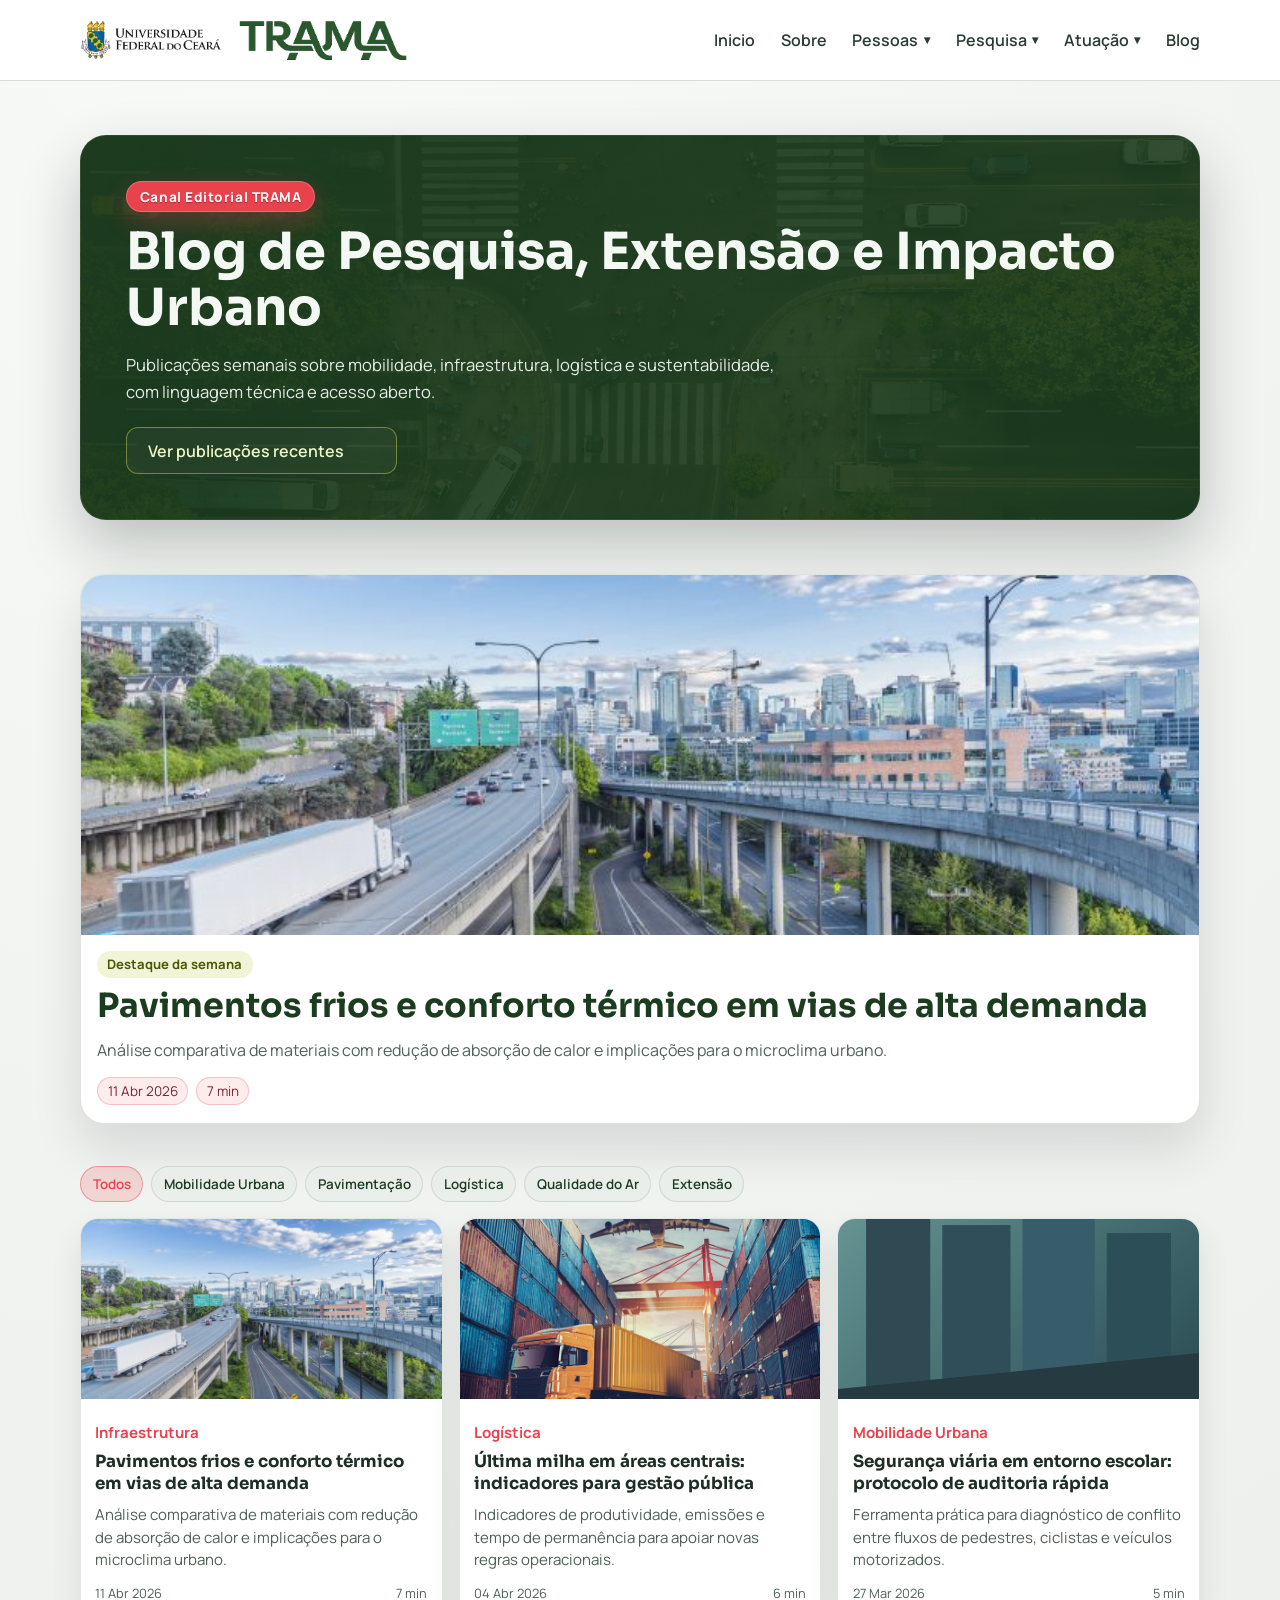
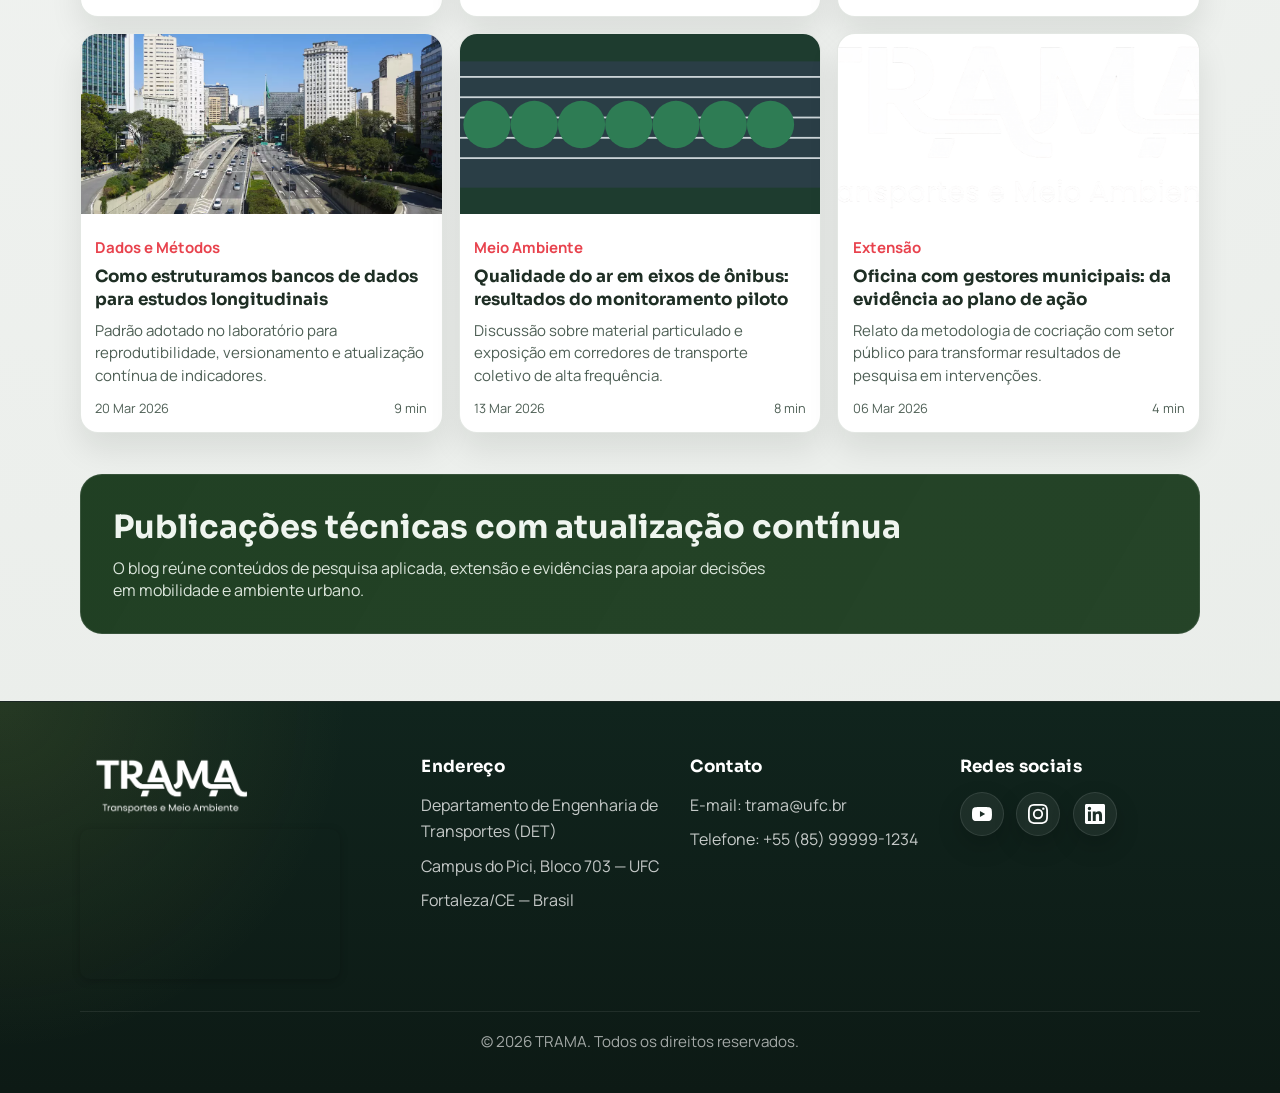
<file: pages/blog.html>
<!DOCTYPE html>
<html lang="pt-BR">
  <head>
    <meta charset="UTF-8" />
    <meta name="viewport" content="width=device-width, initial-scale=1.0" />
    <title>Blog | Notícias e Artigos do TRAMA UFC</title>
    <meta name="description" content="Blog do laboratório TRAMA UFC: artigos, notícias e divulgação científica sobre mobilidade urbana, pavimentação, logística, qualidade do ar e extensão universitária." />
    <meta name="robots" content="index, follow" />
    <link rel="canonical" href="https://www.tramaufc.com.br/pages/blog.html" />
    <meta property="og:type" content="website" />
    <meta property="og:locale" content="pt_BR" />
    <meta property="og:site_name" content="TRAMA UFC" />
    <meta property="og:title" content="Blog | Notícias e Artigos do TRAMA UFC" />
    <meta property="og:description" content="Artigos e notícias sobre transportes, meio ambiente e mobilidade no blog do TRAMA UFC." />
    <meta property="og:url" content="https://www.tramaufc.com.br/pages/blog.html" />
    <meta property="og:image" content="https://www.tramaufc.com.br/assets/images/logo-trama.png" />
    <meta name="twitter:card" content="summary_large_image" />
    <link rel="icon" type="image/png" href="../assets/images/logo-trama.png" />
    <link rel="preconnect" href="https://fonts.googleapis.com" />
    <link rel="preconnect" href="https://fonts.gstatic.com" crossorigin />
    <link href="https://fonts.googleapis.com/css2?family=Manrope:wght@400;500;700;800&family=Sora:wght@600;700;800&display=swap" rel="stylesheet" />
    <link rel="stylesheet" href="../assets/css/reset.css" />
    <link rel="stylesheet" href="../assets/css/variables.css" />
    <link rel="stylesheet" href="../assets/css/style.css" />
    <link rel="stylesheet" href="../assets/css/responsive.css" />
  </head>
  <body>
    <header class="site-header" id="topo">
      <div class="container header-wrap">
        <a class="brand" href="../index.html" aria-label="TRAMA inicio">
          <img class="ufc-logo" src="../assets/images/brasao1_horizontal_cor_300dpi.png" alt="Universidade Federal do Ceará" />
          <img class="trama-logo" src="../assets/images/logo-trama.png" alt="TRAMA" />
        </a>
        <button class="menu-toggle" aria-label="Abrir menu" aria-expanded="false">Menu</button>
        <nav class="site-nav" aria-label="Navegacao principal">
          <a href="../index.html">Inicio</a>
          <a href="sobre.html">Sobre</a>
          <div class="site-nav__item">
            <button class="site-nav__dropdown-trigger" type="button" aria-haspopup="true" aria-expanded="false">Pessoas</button>
            <div class="site-nav__dropdown" aria-label="Submenu de pessoas">
              <a href="pessoas.html">Equipe</a>
              <a href="parceiros.html">Parceiros</a>
            </div>
          </div>
          <div class="site-nav__item">
            <button class="site-nav__dropdown-trigger" type="button" aria-haspopup="true" aria-expanded="false">Pesquisa</button>
            <div class="site-nav__dropdown" aria-label="Submenu de pesquisa">
              <a href="infraestrutura.html">Infraestrutura</a>
              <a href="planejamento.html">Planejamento</a>
              <a href="projetos.html">Projetos</a>
              <a href="publicacoes.html">Publicações</a>
            </div>
          </div>
          <div class="site-nav__item">
            <button class="site-nav__dropdown-trigger" type="button" aria-haspopup="true" aria-expanded="false">Atuação</button>
            <div class="site-nav__dropdown" aria-label="Submenu de atuação">
              <a href="servicos.html">Serviços Prestados</a>
              <a href="oportunidades.html">Oportunidades e Divulgações</a>
            </div>
          </div>
          <a href="blog.html">Blog</a>
        </nav>
      </div>
    </header>

    <main class="blog-page">
      <section class="blog-hero section" aria-label="Introdução do blog TRAMA">
        <div class="container blog-hero__wrap">
          <p class="blog-hero__eyebrow">Canal Editorial TRAMA</p>
          <h1>Blog de Pesquisa, Extensão e Impacto Urbano</h1>
          <p class="blog-hero__intro">Publicações semanais sobre mobilidade, infraestrutura, logística e sustentabilidade, com linguagem técnica e acesso aberto.</p>
          <a class="btn-outline" href="#feed-semanal">Ver publicações recentes</a>
        </div>
      </section>

      <section class="blog-showcase section" id="feed-semanal">
        <div class="container blog-showcase__grid">
          <div class="blog-featured-slot" data-featured-slot></div>
        </div>
      </section>

      <section class="blog-filter section">
        <div class="container">
          <div class="blog-tags" aria-label="Categorias de conteúdo">
            <button class="blog-tag is-active" type="button" data-filter="todos">Todos</button>
            <button class="blog-tag" type="button" data-filter="mobilidade-urbana">Mobilidade Urbana</button>
            <button class="blog-tag" type="button" data-filter="pavimentacao">Pavimentação</button>
            <button class="blog-tag" type="button" data-filter="logistica">Logística</button>
            <button class="blog-tag" type="button" data-filter="qualidade-do-ar">Qualidade do Ar</button>
            <button class="blog-tag" type="button" data-filter="extensao">Extensão</button>
          </div>

          <div class="blog-grid" aria-label="Lista de publicações do blog">
            <a class="blog-card-link" href="blog/posts/post-inventario-emissoes.html" data-category="pavimentacao" data-featured="true" aria-label="Abrir publicação: Pavimentos frios e conforto térmico">
              <article class="blog-card">
                <img src="../assets/images/infraestrutura-de-transporte-734x490.jpg" alt="Infraestrutura de transporte" />
                <div class="blog-card__content">
                  <p class="blog-card__kicker">Infraestrutura</p>
                  <h3>Pavimentos frios e conforto térmico em vias de alta demanda</h3>
                  <p>Análise comparativa de materiais com redução de absorção de calor e implicações para o microclima urbano.</p>
                  <div class="blog-card__meta"><span>11 Abr 2026</span><span>7 min</span></div>
                </div>
              </article>
            </a>

            <a class="blog-card-link" href="blog/posts/post-inventario-emissoes.html" data-category="logistica" aria-label="Abrir publicação: Última milha em áreas centrais">
              <article class="blog-card">
                <img src="../assets/images/ft-08-gestao-da-logistica-de-distribuicao-dos-transportes-1583331295.jpg" alt="Operação logística" />
                <div class="blog-card__content">
                  <p class="blog-card__kicker">Logística</p>
                  <h3>Última milha em áreas centrais: indicadores para gestão pública</h3>
                  <p>Indicadores de produtividade, emissões e tempo de permanência para apoiar novas regras operacionais.</p>
                  <div class="blog-card__meta"><span>04 Abr 2026</span><span>6 min</span></div>
                </div>
              </article>
            </a>

            <a class="blog-card-link" href="blog/posts/post-inventario-emissoes.html" data-category="mobilidade-urbana" aria-label="Abrir publicação: Segurança viária em entorno escolar">
              <article class="blog-card">
                <img src="../assets/images/sobre-cidade.svg" alt="Cidade e pesquisa urbana" />
                <div class="blog-card__content">
                  <p class="blog-card__kicker">Mobilidade Urbana</p>
                  <h3>Segurança viária em entorno escolar: protocolo de auditoria rápida</h3>
                  <p>Ferramenta prática para diagnóstico de conflito entre fluxos de pedestres, ciclistas e veículos motorizados.</p>
                  <div class="blog-card__meta"><span>27 Mar 2026</span><span>5 min</span></div>
                </div>
              </article>
            </a>

            <a class="blog-card-link" href="blog/posts/post-inventario-emissoes.html" data-category="mobilidade-urbana" aria-label="Abrir publicação: Estrutura de bancos de dados">
              <article class="blog-card">
                <img src="../assets/images/imagem-curculo.webp" alt="Mapa urbano" />
                <div class="blog-card__content">
                  <p class="blog-card__kicker">Dados e Métodos</p>
                  <h3>Como estruturamos bancos de dados para estudos longitudinais</h3>
                  <p>Padrão adotado no laboratório para reprodutibilidade, versionamento e atualização contínua de indicadores.</p>
                  <div class="blog-card__meta"><span>20 Mar 2026</span><span>9 min</span></div>
                </div>
              </article>
            </a>

            <a class="blog-card-link" href="blog/posts/post-inventario-emissoes.html" data-category="qualidade-do-ar" aria-label="Abrir publicação: Qualidade do ar em eixos de ônibus">
              <article class="blog-card">
                <img src="../assets/images/hero-estrada.svg" alt="Rede viária" />
                <div class="blog-card__content">
                  <p class="blog-card__kicker">Meio Ambiente</p>
                  <h3>Qualidade do ar em eixos de ônibus: resultados do monitoramento piloto</h3>
                  <p>Discussão sobre material particulado e exposição em corredores de transporte coletivo de alta frequência.</p>
                  <div class="blog-card__meta"><span>13 Mar 2026</span><span>8 min</span></div>
                </div>
              </article>
            </a>

            <a class="blog-card-link" href="blog/posts/post-inventario-emissoes.html" data-category="extensao" aria-label="Abrir publicação: Oficina com gestores municipais">
              <article class="blog-card">
                <img src="../assets/images/logo-trama-imagens.png" alt="Equipe TRAMA" />
                <div class="blog-card__content">
                  <p class="blog-card__kicker">Extensão</p>
                  <h3>Oficina com gestores municipais: da evidência ao plano de ação</h3>
                  <p>Relato da metodologia de cocriação com setor público para transformar resultados de pesquisa em intervenções.</p>
                  <div class="blog-card__meta"><span>06 Mar 2026</span><span>4 min</span></div>
                </div>
              </article>
            </a>
          </div>
        </div>
      </section>

      <section class="blog-cta section" aria-label="Chamada editorial">
        <div class="container blog-cta__box">
          <div>
            <h2>Publicações técnicas com atualização contínua</h2>
            <p>O blog reúne conteúdos de pesquisa aplicada, extensão e evidências para apoiar decisões em mobilidade e ambiente urbano.</p>
          </div>
        </div>
      </section>
    </main>

    <footer class="site-footer">
      <div class="container footer-grid">
        <div class="footer-brand">
          <img class="footer-logo" src="../assets/images/logo-trama-imagens.png" alt="TRAMA" />
          <iframe class="footer-map"
            title="Localização do TRAMA no Campus do Pici, UFC"
            src="https://www.google.com/maps?q=Departamento+de+Engenharia+de+Transportes+UFC+Campus+do+Pici+Fortaleza&output=embed"
            loading="lazy"
            referrerpolicy="no-referrer-when-downgrade"></iframe>
        </div>
        <div>
          <h3>Endereço</h3>
          <p>Departamento de Engenharia de Transportes (DET)</p>
          <p>Campus do Pici, Bloco 703 — UFC</p>
          <p>Fortaleza/CE — Brasil</p>
        </div>
        <div>
          <h3>Contato</h3>
          <p>E-mail: trama@ufc.br</p>
          <p>Telefone: +55 (85) 99999-1234</p>
        </div>
        <div>
          <h3>Redes sociais</h3>
          <div class="footer-socials" aria-label="Redes sociais do TRAMA">
            <a class="footer-social" href="#" aria-label="YouTube do TRAMA"><svg viewBox="0 0 24 24" aria-hidden="true"><path d="M23.498 6.186a3.016 3.016 0 0 0-2.122-2.136C19.505 3.545 12 3.545 12 3.545s-7.505 0-9.377.505A3.017 3.017 0 0 0 .502 6.186C0 8.07 0 12 0 12s0 3.93.502 5.814a3.016 3.016 0 0 0 2.122 2.136c1.871.505 9.376.505 9.376.505s7.505 0 9.377-.505a3.015 3.015 0 0 0 2.122-2.136C24 15.93 24 12 24 12s0-3.93-.502-5.814zM9.545 15.568V8.432L15.818 12l-6.273 3.568z"/></svg></a>
            <a class="footer-social" href="#" aria-label="Instagram do TRAMA"><svg viewBox="0 0 24 24" aria-hidden="true"><path d="M12 2.163c3.204 0 3.584.012 4.85.07 3.252.148 4.771 1.691 4.919 4.919.058 1.265.069 1.645.069 4.849 0 3.205-.012 3.584-.069 4.849-.149 3.225-1.664 4.771-4.919 4.919-1.266.058-1.644.07-4.85.07-3.204 0-3.584-.012-4.849-.07-3.26-.149-4.771-1.699-4.919-4.92-.058-1.265-.07-1.644-.07-4.849 0-3.204.013-3.583.07-4.849.149-3.227 1.664-4.771 4.919-4.919 1.266-.057 1.645-.069 4.849-.069zM12 0C8.741 0 8.333.014 7.053.072 2.695.272.273 2.69.073 7.052.014 8.333 0 8.741 0 12c0 3.259.014 3.668.072 4.948.2 4.358 2.618 6.78 6.98 6.98C8.333 23.986 8.741 24 12 24c3.259 0 3.668-.014 4.948-.072 4.354-.2 6.782-2.618 6.979-6.98.059-1.28.073-1.689.073-4.948 0-3.259-.014-3.667-.072-4.947-.196-4.354-2.617-6.78-6.979-6.98C15.668.014 15.259 0 12 0zm0 5.838a6.162 6.162 0 1 0 0 12.324 6.162 6.162 0 0 0 0-12.324zM12 16a4 4 0 1 1 0-8 4 4 0 0 1 0 8zm6.406-11.845a1.44 1.44 0 1 0 0 2.881 1.44 1.44 0 0 0 0-2.881z"/></svg></a>
            <a class="footer-social" href="#" aria-label="LinkedIn do TRAMA"><svg viewBox="0 0 24 24" aria-hidden="true"><path d="M20.447 20.452h-3.554v-5.569c0-1.328-.027-3.037-1.852-3.037-1.853 0-2.136 1.445-2.136 2.939v5.667H9.351V9h3.414v1.561h.046c.477-.9 1.637-1.85 3.37-1.85 3.601 0 4.267 2.37 4.267 5.455v6.286zM5.337 7.433a2.062 2.062 0 0 1-2.063-2.065 2.063 2.063 0 1 1 2.063 2.065zm1.782 13.019H3.555V9h3.564v11.452zM22.225 0H1.771C.792 0 0 .774 0 1.729v20.542C0 23.227.792 24 1.771 24h20.451C23.2 24 24 23.227 24 22.271V1.729C24 .774 23.2 0 22.222 0h.003z"/></svg></a>
          </div>
        </div>
      </div>
      <div class="container footer-bottom"><p class="footer-copy">© 2026 TRAMA. Todos os direitos reservados.</p></div>
    </footer>

    <script src="../assets/js/main.js"></script>
  </body>
</html>
</file>
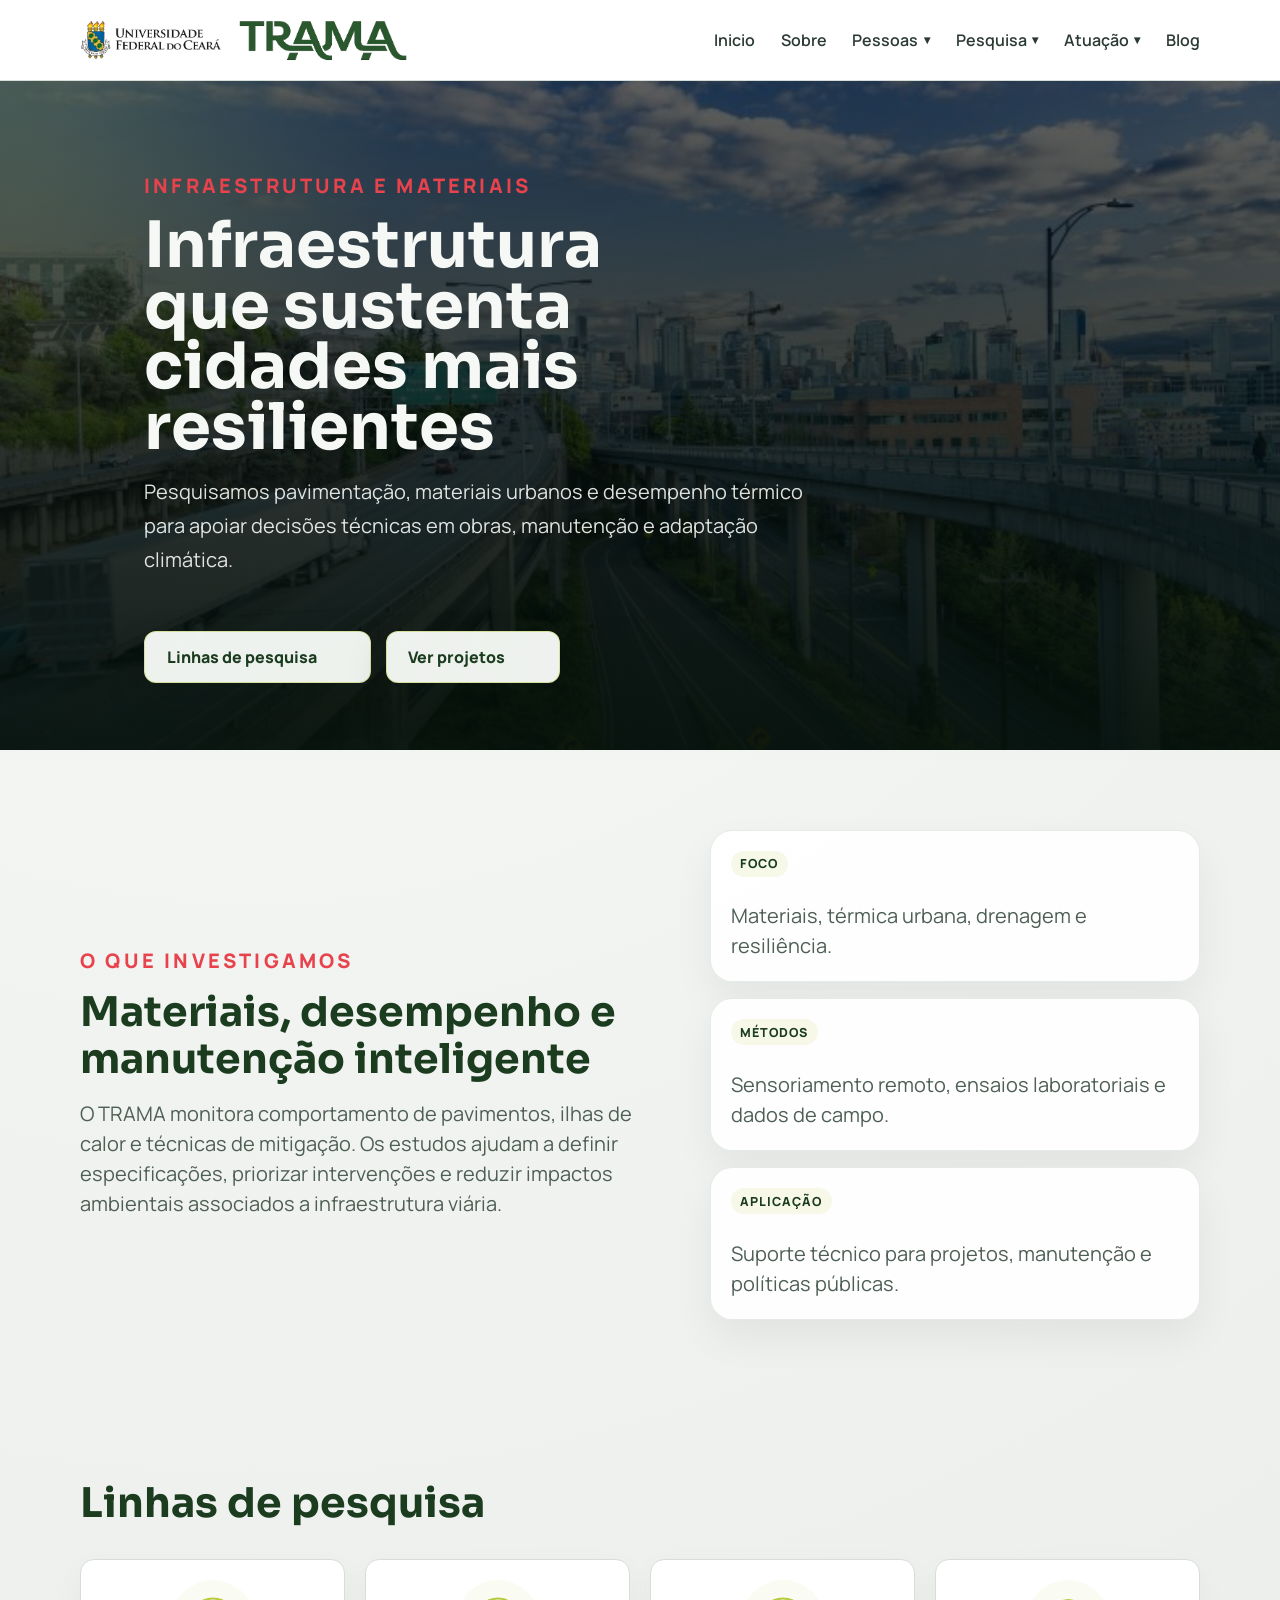
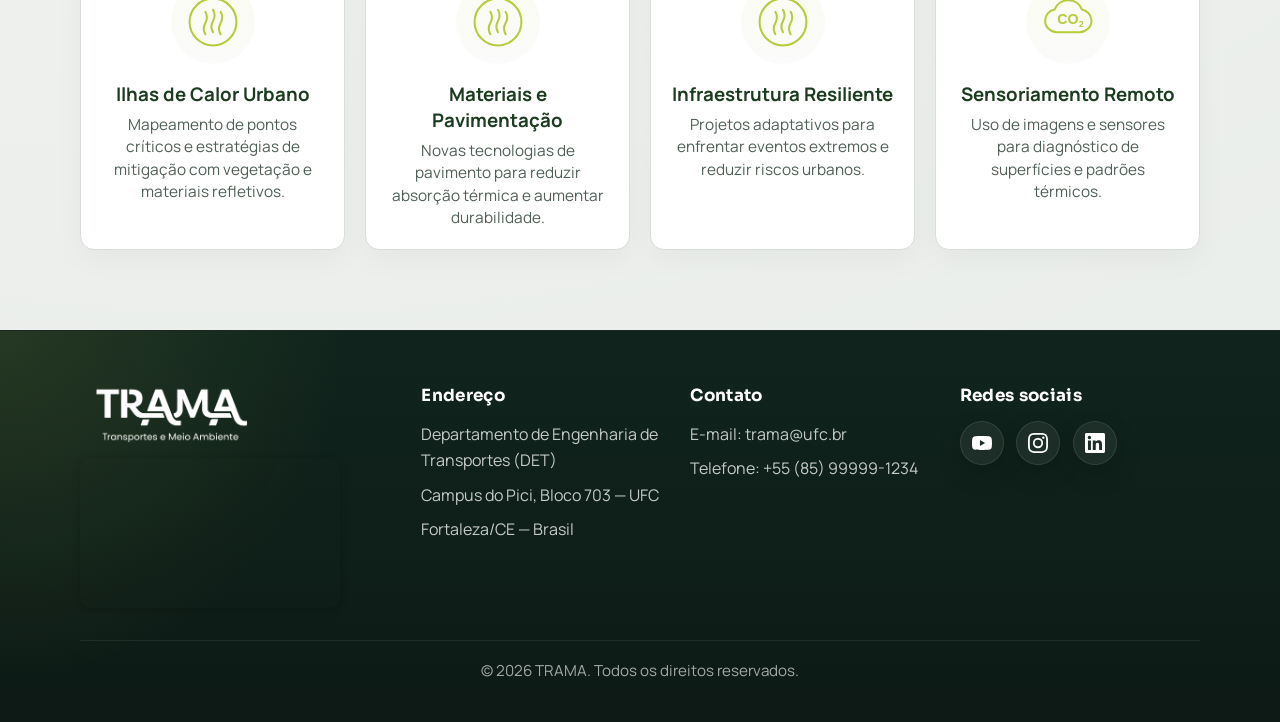
<file: pages/infraestrutura.html>
<!DOCTYPE html>
<html lang="pt-BR">
  <head>
    <meta charset="UTF-8" />
    <meta name="viewport" content="width=device-width, initial-scale=1.0" />
    <title>Infraestrutura e Pavimentação | Pesquisa TRAMA UFC</title>
    <meta name="description" content="Linha de pesquisa em infraestrutura de transportes e pavimentação do TRAMA UFC: ensaios de materiais, ligantes asfálticos, misturas, geotecnia e gestão de pavimentos." />
    <meta name="robots" content="index, follow" />
    <link rel="canonical" href="https://www.tramaufc.com.br/pages/infraestrutura.html" />
    <meta property="og:type" content="website" />
    <meta property="og:locale" content="pt_BR" />
    <meta property="og:site_name" content="TRAMA UFC" />
    <meta property="og:title" content="Infraestrutura e Pavimentação | TRAMA UFC" />
    <meta property="og:description" content="Pesquisa em infraestrutura de transportes e pavimentação no laboratório TRAMA da UFC." />
    <meta property="og:url" content="https://www.tramaufc.com.br/pages/infraestrutura.html" />
    <meta property="og:image" content="https://www.tramaufc.com.br/assets/images/logo-trama.png" />
    <meta name="twitter:card" content="summary_large_image" />
    <link rel="icon" type="image/png" href="../assets/images/logo-trama.png" />
    <link rel="preconnect" href="https://fonts.googleapis.com" />
    <link rel="preconnect" href="https://fonts.gstatic.com" crossorigin />
    <link href="https://fonts.googleapis.com/css2?family=Manrope:wght@400;500;700;800&family=Sora:wght@600;700;800&display=swap" rel="stylesheet" />
    <link rel="stylesheet" href="../assets/css/reset.css" />
    <link rel="stylesheet" href="../assets/css/variables.css" />
    <link rel="stylesheet" href="../assets/css/style.css" />
    <link rel="stylesheet" href="../assets/css/responsive.css" />
  </head>
  <body>
    <header class="site-header" id="topo">
      <div class="container header-wrap">
        <a class="brand" href="../index.html" aria-label="TRAMA inicio">
          <img class="ufc-logo" src="../assets/images/brasao1_horizontal_cor_300dpi.png" alt="Universidade Federal do Ceará" />
          <img class="trama-logo" src="../assets/images/logo-trama.png" alt="TRAMA" />
        </a>
        <button class="menu-toggle" aria-label="Abrir menu" aria-expanded="false">Menu</button>
        <nav class="site-nav" aria-label="Navegação principal">
          <a href="../index.html">Inicio</a>
          <a href="sobre.html">Sobre</a>
          <div class="site-nav__item">
            <button class="site-nav__dropdown-trigger" type="button" aria-haspopup="true" aria-expanded="false">Pessoas</button>
            <div class="site-nav__dropdown" aria-label="Submenu de pessoas">
              <a href="pessoas.html">Equipe</a>
              <a href="parceiros.html">Parceiros</a>
            </div>
          </div>
          <div class="site-nav__item">
            <button class="site-nav__dropdown-trigger" type="button" aria-haspopup="true" aria-expanded="false">Pesquisa</button>
            <div class="site-nav__dropdown" aria-label="Submenu de pesquisa">
              <a href="infraestrutura.html">Infraestrutura</a>
              <a href="planejamento.html">Planejamento</a>
              <a href="projetos.html">Projetos</a>
              <a href="publicacoes.html">Publicações</a>
            </div>
          </div>
          <div class="site-nav__item">
            <button class="site-nav__dropdown-trigger" type="button" aria-haspopup="true" aria-expanded="false">Atuação</button>
            <div class="site-nav__dropdown" aria-label="Submenu de atuação">
              <a href="servicos.html">Serviços Prestados</a>
              <a href="oportunidades.html">Oportunidades e Divulgações</a>
            </div>
          </div>
          <a href="blog.html">Blog</a>
        </nav>
      </div>
    </header>

    <main class="infra-page">
      <section class="page-hero">
        <img class="page-hero__bg" src="../assets/images/infraestrutura-de-transporte-734x490.jpg" alt="Infraestrutura de transporte" />
        <div class="page-hero__overlay"></div>
        <div class="page-hero__content container">
          <p class="page-hero__eyebrow">Infraestrutura e materiais</p>
          <h1>Infraestrutura que sustenta cidades mais resilientes</h1>
          <p>
            Pesquisamos pavimentação, materiais urbanos e desempenho térmico para apoiar decisões
            técnicas em obras, manutenção e adaptação climática.
          </p>
          <div class="page-hero__actions">
            <a class="btn-outline" href="#questoes">Linhas de pesquisa</a>
            <a class="btn-outline" href="projetos.html">Ver projetos</a>
          </div>
        </div>
      </section>

      <section class="section">
        <div class="container split">
          <div>
            <p class="page-hero__eyebrow">O que investigamos</p>
            <h2>Materiais, desempenho e manutenção inteligente</h2>
            <p>
              O TRAMA monitora comportamento de pavimentos, ilhas de calor e técnicas de mitigação.
              Os estudos ajudam a definir especificações, priorizar intervenções e reduzir impactos
              ambientais associados a infraestrutura viária.
            </p>
          </div>
          <div class="about-panel">
            <div class="about-panel__card">
              <span class="about-panel__label">Foco</span>
              <p>Materiais, térmica urbana, drenagem e resiliência.</p>
            </div>
            <div class="about-panel__card">
              <span class="about-panel__label">Métodos</span>
              <p>Sensoriamento remoto, ensaios laboratoriais e dados de campo.</p>
            </div>
            <div class="about-panel__card">
              <span class="about-panel__label">Aplicação</span>
              <p>Suporte técnico para projetos, manutenção e políticas públicas.</p>
            </div>
          </div>
        </div>
      </section>

      <section class="questoes section" id="questoes">
        <div class="container">
          <h2>Linhas de pesquisa</h2>
          <div class="research-grid">
            <article class="research-item">
              <div class="research-icon"><img src="../assets/icons/icon-calor.svg" alt="Ilhas de Calor" /></div>
              <h3 class="research-title">Ilhas de Calor Urbano</h3>
              <p class="research-desc">Mapeamento de pontos críticos e estratégias de mitigação com vegetação e materiais refletivos.</p>
            </article>
            <article class="research-item">
              <div class="research-icon"><img src="../assets/icons/icon-calor.svg" alt="Materiais e Pavimentação" /></div>
              <h3 class="research-title">Materiais e Pavimentação</h3>
              <p class="research-desc">Novas tecnologias de pavimento para reduzir absorção térmica e aumentar durabilidade.</p>
            </article>
            <article class="research-item">
              <div class="research-icon"><img src="../assets/icons/icon-calor.svg" alt="Infraestrutura Resiliente" /></div>
              <h3 class="research-title">Infraestrutura Resiliente</h3>
              <p class="research-desc">Projetos adaptativos para enfrentar eventos extremos e reduzir riscos urbanos.</p>
            </article>
            <article class="research-item">
              <div class="research-icon"><img src="../assets/icons/icon-co2.svg" alt="Sensoriamento Remoto" /></div>
              <h3 class="research-title">Sensoriamento Remoto</h3>
              <p class="research-desc">Uso de imagens e sensores para diagnóstico de superfícies e padrões térmicos.</p>
            </article>
          </div>
        </div>
      </section>
    </main>

    <footer class="site-footer">
      <div class="container footer-grid">
        <div class="footer-brand">
          <img class="footer-logo" src="../assets/images/logo-trama-imagens.png" alt="TRAMA" />
          <iframe class="footer-map"
            title="Localização do TRAMA no Campus do Pici, UFC"
            src="https://www.google.com/maps?q=Departamento+de+Engenharia+de+Transportes+UFC+Campus+do+Pici+Fortaleza&output=embed"
            loading="lazy"
            referrerpolicy="no-referrer-when-downgrade"></iframe>
        </div>
        <div>
          <h3>Endereço</h3>
          <p>Departamento de Engenharia de Transportes (DET)</p>
          <p>Campus do Pici, Bloco 703 — UFC</p>
          <p>Fortaleza/CE — Brasil</p>
        </div>
        <div>
          <h3>Contato</h3>
          <p>E-mail: trama@ufc.br</p>
          <p>Telefone: +55 (85) 99999-1234</p>
        </div>
        <div>
          <h3>Redes sociais</h3>
          <div class="footer-socials" aria-label="Redes sociais do TRAMA">
            <a class="footer-social" href="#" aria-label="YouTube do TRAMA"><svg viewBox="0 0 24 24" aria-hidden="true"><path d="M23.498 6.186a3.016 3.016 0 0 0-2.122-2.136C19.505 3.545 12 3.545 12 3.545s-7.505 0-9.377.505A3.017 3.017 0 0 0 .502 6.186C0 8.07 0 12 0 12s0 3.93.502 5.814a3.016 3.016 0 0 0 2.122 2.136c1.871.505 9.376.505 9.376.505s7.505 0 9.377-.505a3.015 3.015 0 0 0 2.122-2.136C24 15.93 24 12 24 12s0-3.93-.502-5.814zM9.545 15.568V8.432L15.818 12l-6.273 3.568z"/></svg></a>
            <a class="footer-social" href="#" aria-label="Instagram do TRAMA"><svg viewBox="0 0 24 24" aria-hidden="true"><path d="M12 2.163c3.204 0 3.584.012 4.85.07 3.252.148 4.771 1.691 4.919 4.919.058 1.265.069 1.645.069 4.849 0 3.205-.012 3.584-.069 4.849-.149 3.225-1.664 4.771-4.919 4.919-1.266.058-1.644.07-4.85.07-3.204 0-3.584-.012-4.849-.07-3.26-.149-4.771-1.699-4.919-4.92-.058-1.265-.07-1.644-.07-4.849 0-3.204.013-3.583.07-4.849.149-3.227 1.664-4.771 4.919-4.919 1.266-.057 1.645-.069 4.849-.069zM12 0C8.741 0 8.333.014 7.053.072 2.695.272.273 2.69.073 7.052.014 8.333 0 8.741 0 12c0 3.259.014 3.668.072 4.948.2 4.358 2.618 6.78 6.98 6.98C8.333 23.986 8.741 24 12 24c3.259 0 3.668-.014 4.948-.072 4.354-.2 6.782-2.618 6.979-6.98.059-1.28.073-1.689.073-4.948 0-3.259-.014-3.667-.072-4.947-.196-4.354-2.617-6.78-6.979-6.98C15.668.014 15.259 0 12 0zm0 5.838a6.162 6.162 0 1 0 0 12.324 6.162 6.162 0 0 0 0-12.324zM12 16a4 4 0 1 1 0-8 4 4 0 0 1 0 8zm6.406-11.845a1.44 1.44 0 1 0 0 2.881 1.44 1.44 0 0 0 0-2.881z"/></svg></a>
            <a class="footer-social" href="#" aria-label="LinkedIn do TRAMA"><svg viewBox="0 0 24 24" aria-hidden="true"><path d="M20.447 20.452h-3.554v-5.569c0-1.328-.027-3.037-1.852-3.037-1.853 0-2.136 1.445-2.136 2.939v5.667H9.351V9h3.414v1.561h.046c.477-.9 1.637-1.85 3.37-1.85 3.601 0 4.267 2.37 4.267 5.455v6.286zM5.337 7.433a2.062 2.062 0 0 1-2.063-2.065 2.063 2.063 0 1 1 2.063 2.065zm1.782 13.019H3.555V9h3.564v11.452zM22.225 0H1.771C.792 0 0 .774 0 1.729v20.542C0 23.227.792 24 1.771 24h20.451C23.2 24 24 23.227 24 22.271V1.729C24 .774 23.2 0 22.222 0h.003z"/></svg></a>
          </div>
        </div>
      </div>
      <div class="container footer-bottom"><p class="footer-copy">© 2026 TRAMA. Todos os direitos reservados.</p></div>
    </footer>

    <script src="../assets/js/main.js"></script>
  </body>
</html>
</file>
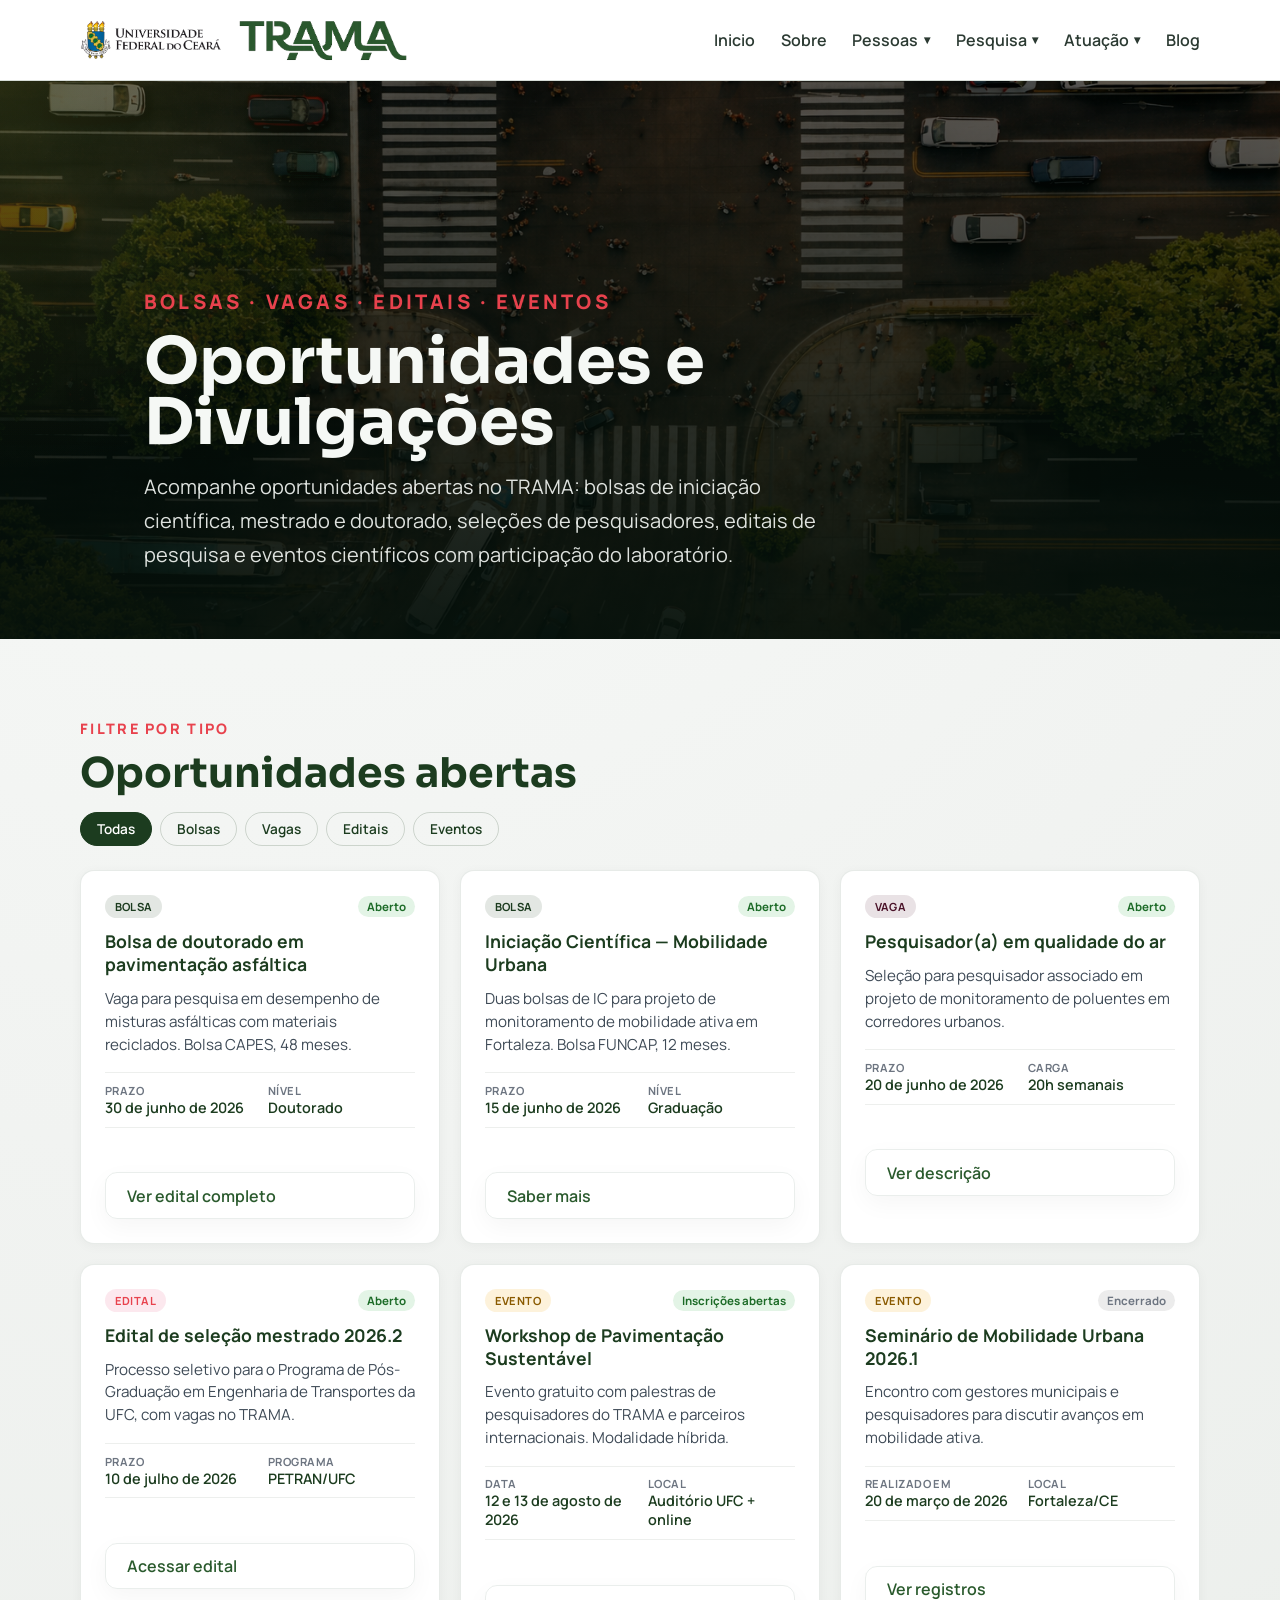
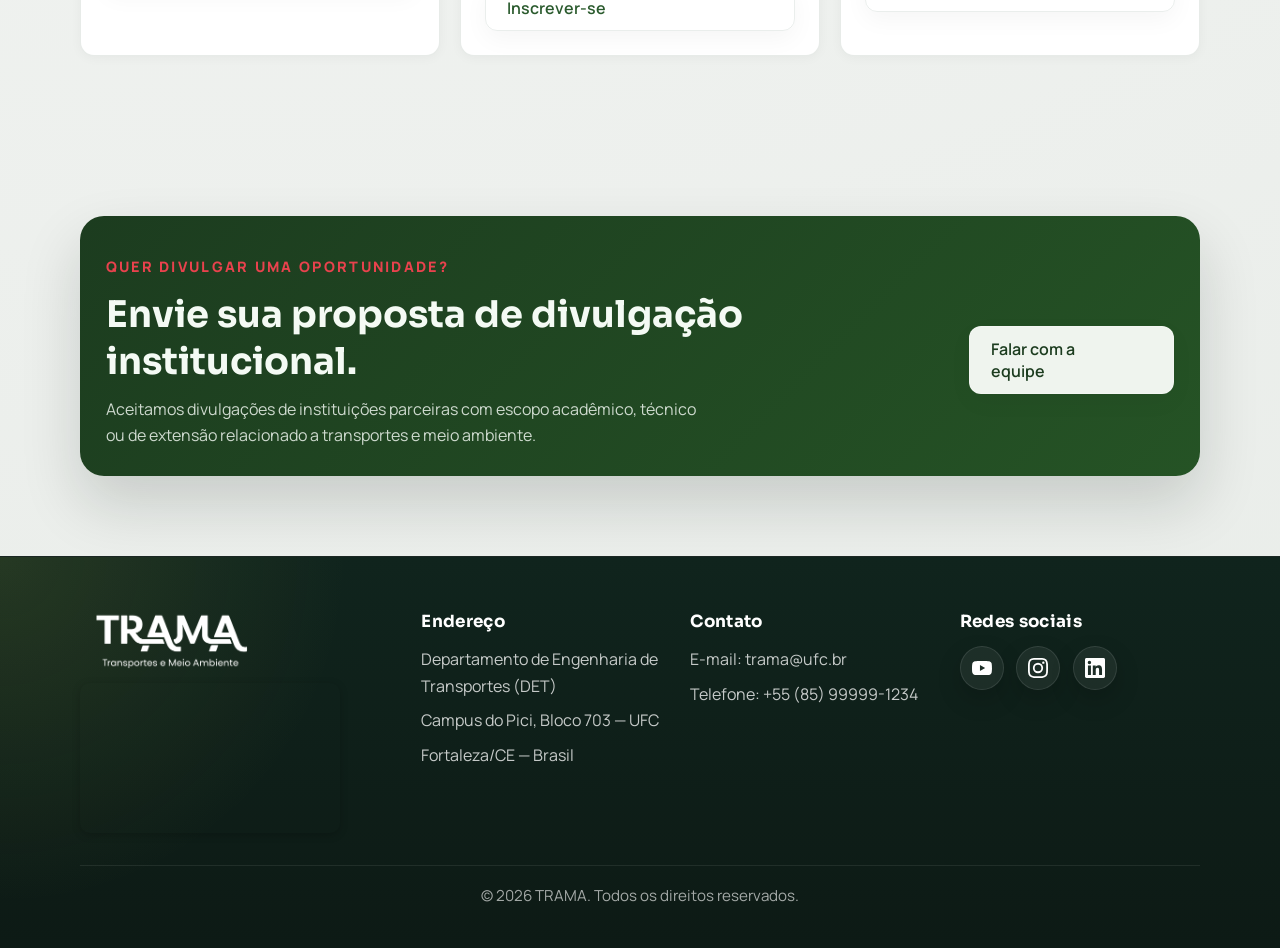
<file: pages/oportunidades.html>
<!DOCTYPE html>
<html lang="pt-BR">
  <head>
    <meta charset="UTF-8" />
    <meta name="viewport" content="width=device-width, initial-scale=1.0" />
    <title>Oportunidades e Divulgações | TRAMA UFC</title>
    <meta name="description" content="Bolsas, vagas, editais e eventos divulgados pelo TRAMA UFC. Acompanhe as oportunidades abertas para estudantes, pesquisadores e parceiros." />
    <meta name="robots" content="index, follow" />
    <link rel="canonical" href="https://www.tramaufc.com.br/pages/oportunidades.html" />
    <meta property="og:type" content="website" />
    <meta property="og:locale" content="pt_BR" />
    <meta property="og:site_name" content="TRAMA UFC" />
    <meta property="og:title" content="Oportunidades e Divulgações | TRAMA UFC" />
    <meta property="og:description" content="Bolsas, vagas, editais e eventos do laboratório TRAMA UFC." />
    <meta property="og:url" content="https://www.tramaufc.com.br/pages/oportunidades.html" />
    <meta property="og:image" content="https://www.tramaufc.com.br/assets/images/logo-trama.png" />
    <meta name="twitter:card" content="summary_large_image" />
    <link rel="icon" type="image/png" href="../assets/images/logo-trama.png" />
    <link rel="preconnect" href="https://fonts.googleapis.com" />
    <link rel="preconnect" href="https://fonts.gstatic.com" crossorigin />
    <link href="https://fonts.googleapis.com/css2?family=Manrope:wght@400;500;700;800&family=Sora:wght@600;700;800&display=swap" rel="stylesheet" />
    <link rel="stylesheet" href="../assets/css/reset.css" />
    <link rel="stylesheet" href="../assets/css/variables.css" />
    <link rel="stylesheet" href="../assets/css/style.css" />
    <link rel="stylesheet" href="../assets/css/responsive.css" />
  </head>
  <body>
    <header class="site-header" id="topo">
      <div class="container header-wrap">
        <a class="brand" href="../index.html" aria-label="TRAMA inicio">
          <img class="ufc-logo" src="../assets/images/brasao1_horizontal_cor_300dpi.png" alt="Universidade Federal do Ceará" />
          <img class="trama-logo" src="../assets/images/logo-trama.png" alt="TRAMA" />
        </a>
        <button class="menu-toggle" aria-label="Abrir menu" aria-expanded="false">Menu</button>
        <nav class="site-nav" aria-label="Navegacao principal">
          <a href="../index.html">Inicio</a>
          <a href="sobre.html">Sobre</a>
          <div class="site-nav__item">
            <button class="site-nav__dropdown-trigger" type="button" aria-haspopup="true" aria-expanded="false">Pessoas</button>
            <div class="site-nav__dropdown" aria-label="Submenu de pessoas">
              <a href="pessoas.html">Equipe</a>
              <a href="parceiros.html">Parceiros</a>
            </div>
          </div>
          <div class="site-nav__item">
            <button class="site-nav__dropdown-trigger" type="button" aria-haspopup="true" aria-expanded="false">Pesquisa</button>
            <div class="site-nav__dropdown" aria-label="Submenu de pesquisa">
              <a href="infraestrutura.html">Infraestrutura</a>
              <a href="planejamento.html">Planejamento</a>
              <a href="projetos.html">Projetos</a>
              <a href="publicacoes.html">Publicações</a>
            </div>
          </div>
          <div class="site-nav__item">
            <button class="site-nav__dropdown-trigger" type="button" aria-haspopup="true" aria-expanded="false">Atuação</button>
            <div class="site-nav__dropdown" aria-label="Submenu de atuação">
              <a href="servicos.html">Serviços Prestados</a>
              <a href="oportunidades.html">Oportunidades e Divulgações</a>
            </div>
          </div>
          <a href="blog.html">Blog</a>
        </nav>
      </div>
    </header>

    <main class="oportunidades-page">
      <section class="page-hero page-hero--about">
        <img class="page-hero__bg" src="../assets/images/imagem-fundo-inicial.png" alt="Estudantes em ambiente acadêmico" />
        <div class="page-hero__overlay"></div>
        <div class="page-hero__content container">
          <p class="page-hero__eyebrow">Bolsas · Vagas · Editais · Eventos</p>
          <h1>Oportunidades e Divulgações</h1>
          <p>
            Acompanhe oportunidades abertas no TRAMA: bolsas de iniciação científica, mestrado e doutorado,
            seleções de pesquisadores, editais de pesquisa e eventos científicos com participação do laboratório.
          </p>
        </div>
      </section>

      <section class="section">
        <div class="container">
          <div class="section-kicker">
            <p class="page-hero__eyebrow">Filtre por tipo</p>
            <h2>Oportunidades abertas</h2>
          </div>

          <div class="oportunidades-filters" role="tablist" aria-label="Filtrar por tipo">
            <button class="filter-chip is-active" type="button" data-oportunidade-filter="todas">Todas</button>
            <button class="filter-chip" type="button" data-oportunidade-filter="bolsa">Bolsas</button>
            <button class="filter-chip" type="button" data-oportunidade-filter="vaga">Vagas</button>
            <button class="filter-chip" type="button" data-oportunidade-filter="edital">Editais</button>
            <button class="filter-chip" type="button" data-oportunidade-filter="evento">Eventos</button>
          </div>

          <div class="oportunidades-grid">
            <article class="oportunidade-card" data-oportunidade-tipo="bolsa">
              <header class="oportunidade-card__head">
                <span class="oportunidade-tag oportunidade-tag--bolsa">Bolsa</span>
                <span class="oportunidade-status oportunidade-status--aberto">Aberto</span>
              </header>
              <h3>Bolsa de doutorado em pavimentação asfáltica</h3>
              <p>Vaga para pesquisa em desempenho de misturas asfálticas com materiais reciclados. Bolsa CAPES, 48 meses.</p>
              <dl class="oportunidade-meta">
                <div><dt>Prazo</dt><dd>30 de junho de 2026</dd></div>
                <div><dt>Nível</dt><dd>Doutorado</dd></div>
              </dl>
              <a class="btn-outline" href="#" target="_blank" rel="noopener">Ver edital completo</a>
            </article>

            <article class="oportunidade-card" data-oportunidade-tipo="bolsa">
              <header class="oportunidade-card__head">
                <span class="oportunidade-tag oportunidade-tag--bolsa">Bolsa</span>
                <span class="oportunidade-status oportunidade-status--aberto">Aberto</span>
              </header>
              <h3>Iniciação Científica — Mobilidade Urbana</h3>
              <p>Duas bolsas de IC para projeto de monitoramento de mobilidade ativa em Fortaleza. Bolsa FUNCAP, 12 meses.</p>
              <dl class="oportunidade-meta">
                <div><dt>Prazo</dt><dd>15 de junho de 2026</dd></div>
                <div><dt>Nível</dt><dd>Graduação</dd></div>
              </dl>
              <a class="btn-outline" href="#" target="_blank" rel="noopener">Saber mais</a>
            </article>

            <article class="oportunidade-card" data-oportunidade-tipo="vaga">
              <header class="oportunidade-card__head">
                <span class="oportunidade-tag oportunidade-tag--vaga">Vaga</span>
                <span class="oportunidade-status oportunidade-status--aberto">Aberto</span>
              </header>
              <h3>Pesquisador(a) em qualidade do ar</h3>
              <p>Seleção para pesquisador associado em projeto de monitoramento de poluentes em corredores urbanos.</p>
              <dl class="oportunidade-meta">
                <div><dt>Prazo</dt><dd>20 de junho de 2026</dd></div>
                <div><dt>Carga</dt><dd>20h semanais</dd></div>
              </dl>
              <a class="btn-outline" href="#" target="_blank" rel="noopener">Ver descrição</a>
            </article>

            <article class="oportunidade-card" data-oportunidade-tipo="edital">
              <header class="oportunidade-card__head">
                <span class="oportunidade-tag oportunidade-tag--edital">Edital</span>
                <span class="oportunidade-status oportunidade-status--aberto">Aberto</span>
              </header>
              <h3>Edital de seleção mestrado 2026.2</h3>
              <p>Processo seletivo para o Programa de Pós-Graduação em Engenharia de Transportes da UFC, com vagas no TRAMA.</p>
              <dl class="oportunidade-meta">
                <div><dt>Prazo</dt><dd>10 de julho de 2026</dd></div>
                <div><dt>Programa</dt><dd>PETRAN/UFC</dd></div>
              </dl>
              <a class="btn-outline" href="#" target="_blank" rel="noopener">Acessar edital</a>
            </article>

            <article class="oportunidade-card" data-oportunidade-tipo="evento">
              <header class="oportunidade-card__head">
                <span class="oportunidade-tag oportunidade-tag--evento">Evento</span>
                <span class="oportunidade-status oportunidade-status--aberto">Inscrições abertas</span>
              </header>
              <h3>Workshop de Pavimentação Sustentável</h3>
              <p>Evento gratuito com palestras de pesquisadores do TRAMA e parceiros internacionais. Modalidade híbrida.</p>
              <dl class="oportunidade-meta">
                <div><dt>Data</dt><dd>12 e 13 de agosto de 2026</dd></div>
                <div><dt>Local</dt><dd>Auditório UFC + online</dd></div>
              </dl>
              <a class="btn-outline" href="#" target="_blank" rel="noopener">Inscrever-se</a>
            </article>

            <article class="oportunidade-card" data-oportunidade-tipo="evento">
              <header class="oportunidade-card__head">
                <span class="oportunidade-tag oportunidade-tag--evento">Evento</span>
                <span class="oportunidade-status oportunidade-status--encerrado">Encerrado</span>
              </header>
              <h3>Seminário de Mobilidade Urbana 2026.1</h3>
              <p>Encontro com gestores municipais e pesquisadores para discutir avanços em mobilidade ativa.</p>
              <dl class="oportunidade-meta">
                <div><dt>Realizado em</dt><dd>20 de março de 2026</dd></div>
                <div><dt>Local</dt><dd>Fortaleza/CE</dd></div>
              </dl>
              <a class="btn-outline" href="#" target="_blank" rel="noopener">Ver registros</a>
            </article>
          </div>
        </div>
      </section>

      <section class="section">
        <div class="container">
          <div class="collab-banner">
            <div>
              <p class="page-hero__eyebrow">Quer divulgar uma oportunidade?</p>
              <h2>Envie sua proposta de divulgação institucional.</h2>
              <p>
                Aceitamos divulgações de instituições parceiras com escopo acadêmico, técnico ou de extensão
                relacionado a transportes e meio ambiente.
              </p>
            </div>
            <a href="sobre.html#contato" class="btn-outline">Falar com a equipe</a>
          </div>
        </div>
      </section>
    </main>

    <footer class="site-footer">
      <div class="container footer-grid">
        <div class="footer-brand">
          <img class="footer-logo" src="../assets/images/logo-trama-imagens.png" alt="TRAMA" />
          <iframe class="footer-map"
            title="Localização do TRAMA no Campus do Pici, UFC"
            src="https://www.google.com/maps?q=Departamento+de+Engenharia+de+Transportes+UFC+Campus+do+Pici+Fortaleza&output=embed"
            loading="lazy"
            referrerpolicy="no-referrer-when-downgrade"></iframe>
        </div>
        <div>
          <h3>Endereço</h3>
          <p>Departamento de Engenharia de Transportes (DET)</p>
          <p>Campus do Pici, Bloco 703 — UFC</p>
          <p>Fortaleza/CE — Brasil</p>
        </div>
        <div>
          <h3>Contato</h3>
          <p>E-mail: trama@ufc.br</p>
          <p>Telefone: +55 (85) 99999-1234</p>
        </div>
        <div>
          <h3>Redes sociais</h3>
          <div class="footer-socials" aria-label="Redes sociais do TRAMA">
            <a class="footer-social" href="#" aria-label="YouTube do TRAMA"><svg viewBox="0 0 24 24" aria-hidden="true"><path d="M23.498 6.186a3.016 3.016 0 0 0-2.122-2.136C19.505 3.545 12 3.545 12 3.545s-7.505 0-9.377.505A3.017 3.017 0 0 0 .502 6.186C0 8.07 0 12 0 12s0 3.93.502 5.814a3.016 3.016 0 0 0 2.122 2.136c1.871.505 9.376.505 9.376.505s7.505 0 9.377-.505a3.015 3.015 0 0 0 2.122-2.136C24 15.93 24 12 24 12s0-3.93-.502-5.814zM9.545 15.568V8.432L15.818 12l-6.273 3.568z"/></svg></a>
            <a class="footer-social" href="#" aria-label="Instagram do TRAMA"><svg viewBox="0 0 24 24" aria-hidden="true"><path d="M12 2.163c3.204 0 3.584.012 4.85.07 3.252.148 4.771 1.691 4.919 4.919.058 1.265.069 1.645.069 4.849 0 3.205-.012 3.584-.069 4.849-.149 3.225-1.664 4.771-4.919 4.919-1.266.058-1.644.07-4.85.07-3.204 0-3.584-.012-4.849-.07-3.26-.149-4.771-1.699-4.919-4.92-.058-1.265-.07-1.644-.07-4.849 0-3.204.013-3.583.07-4.849.149-3.227 1.664-4.771 4.919-4.919 1.266-.057 1.645-.069 4.849-.069zM12 0C8.741 0 8.333.014 7.053.072 2.695.272.273 2.69.073 7.052.014 8.333 0 8.741 0 12c0 3.259.014 3.668.072 4.948.2 4.358 2.618 6.78 6.98 6.98C8.333 23.986 8.741 24 12 24c3.259 0 3.668-.014 4.948-.072 4.354-.2 6.782-2.618 6.979-6.98.059-1.28.073-1.689.073-4.948 0-3.259-.014-3.667-.072-4.947-.196-4.354-2.617-6.78-6.979-6.98C15.668.014 15.259 0 12 0zm0 5.838a6.162 6.162 0 1 0 0 12.324 6.162 6.162 0 0 0 0-12.324zM12 16a4 4 0 1 1 0-8 4 4 0 0 1 0 8zm6.406-11.845a1.44 1.44 0 1 0 0 2.881 1.44 1.44 0 0 0 0-2.881z"/></svg></a>
            <a class="footer-social" href="#" aria-label="LinkedIn do TRAMA"><svg viewBox="0 0 24 24" aria-hidden="true"><path d="M20.447 20.452h-3.554v-5.569c0-1.328-.027-3.037-1.852-3.037-1.853 0-2.136 1.445-2.136 2.939v5.667H9.351V9h3.414v1.561h.046c.477-.9 1.637-1.85 3.37-1.85 3.601 0 4.267 2.37 4.267 5.455v6.286zM5.337 7.433a2.062 2.062 0 0 1-2.063-2.065 2.063 2.063 0 1 1 2.063 2.065zm1.782 13.019H3.555V9h3.564v11.452zM22.225 0H1.771C.792 0 0 .774 0 1.729v20.542C0 23.227.792 24 1.771 24h20.451C23.2 24 24 23.227 24 22.271V1.729C24 .774 23.2 0 22.222 0h.003z"/></svg></a>
          </div>
        </div>
      </div>
      <div class="container footer-bottom"><p class="footer-copy">© 2026 TRAMA. Todos os direitos reservados.</p></div>
    </footer>

    <script src="../assets/js/main.js"></script>
  </body>
</html>
</file>
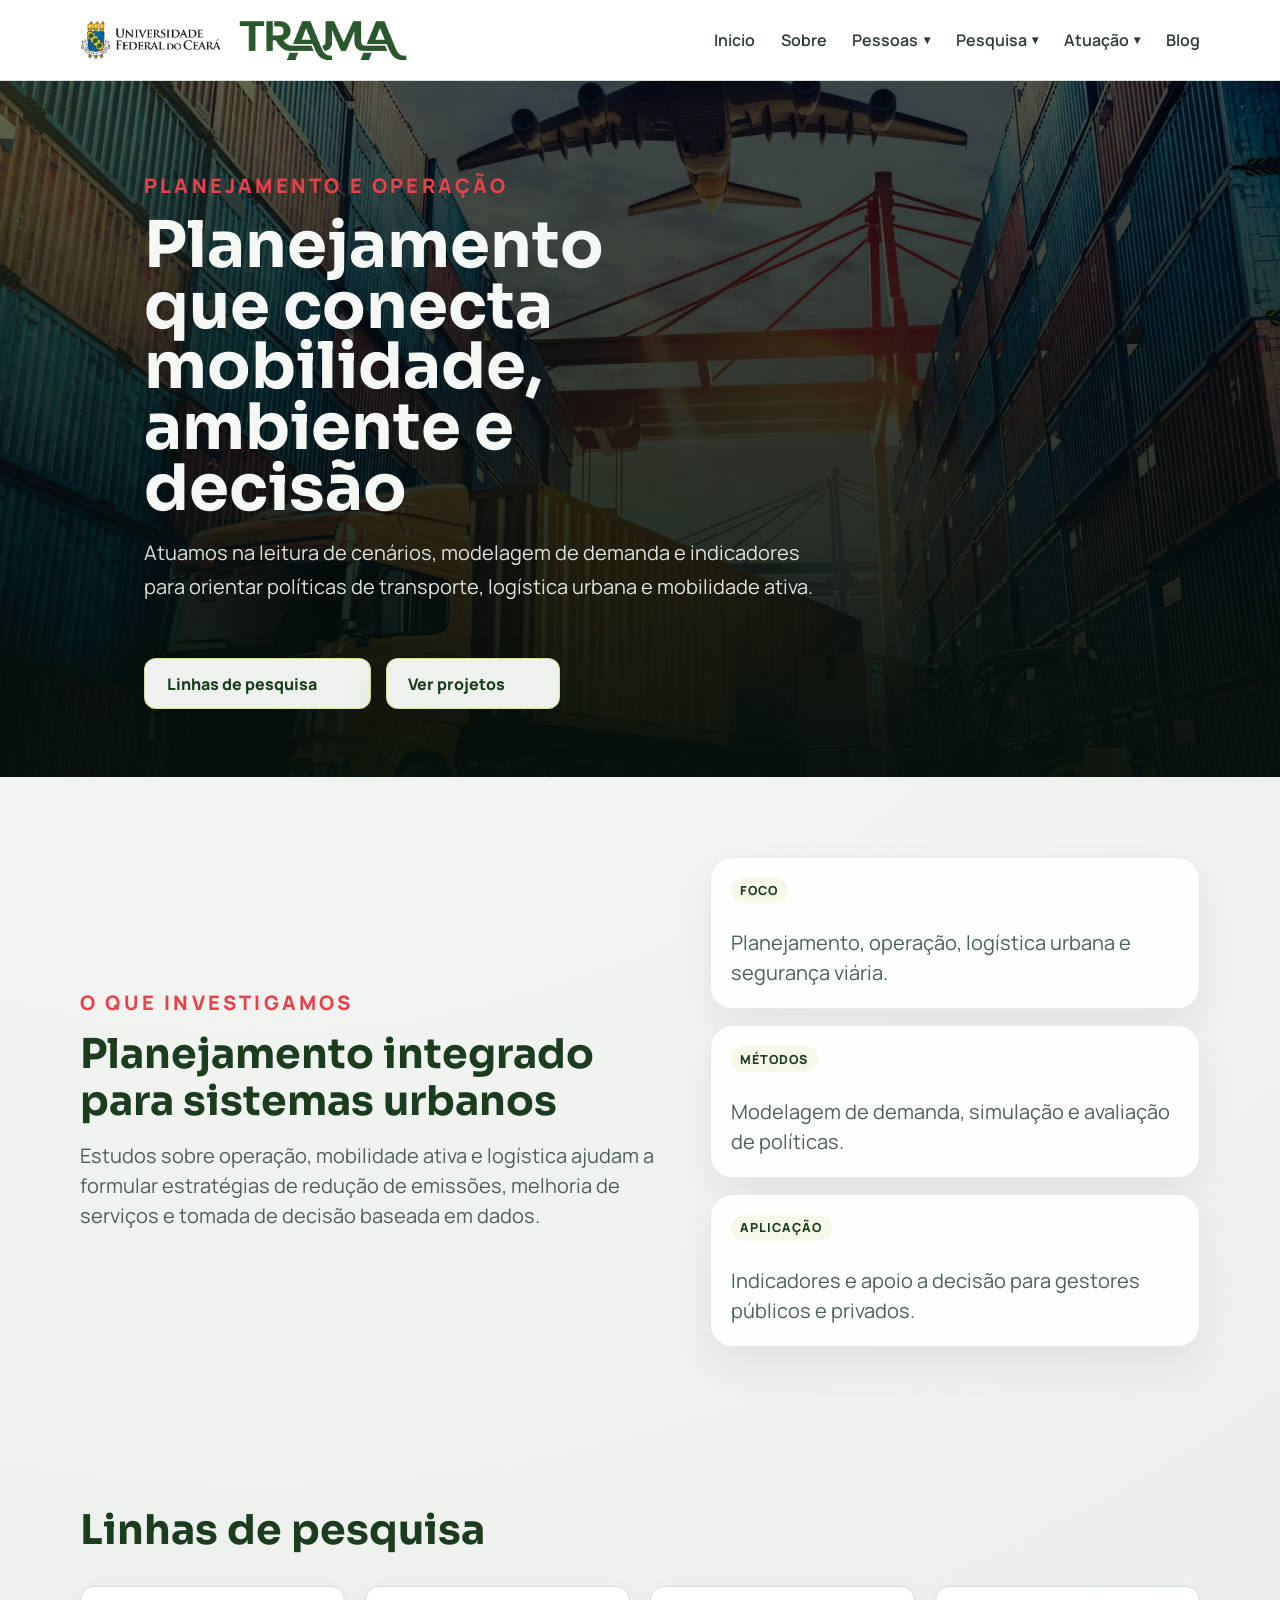
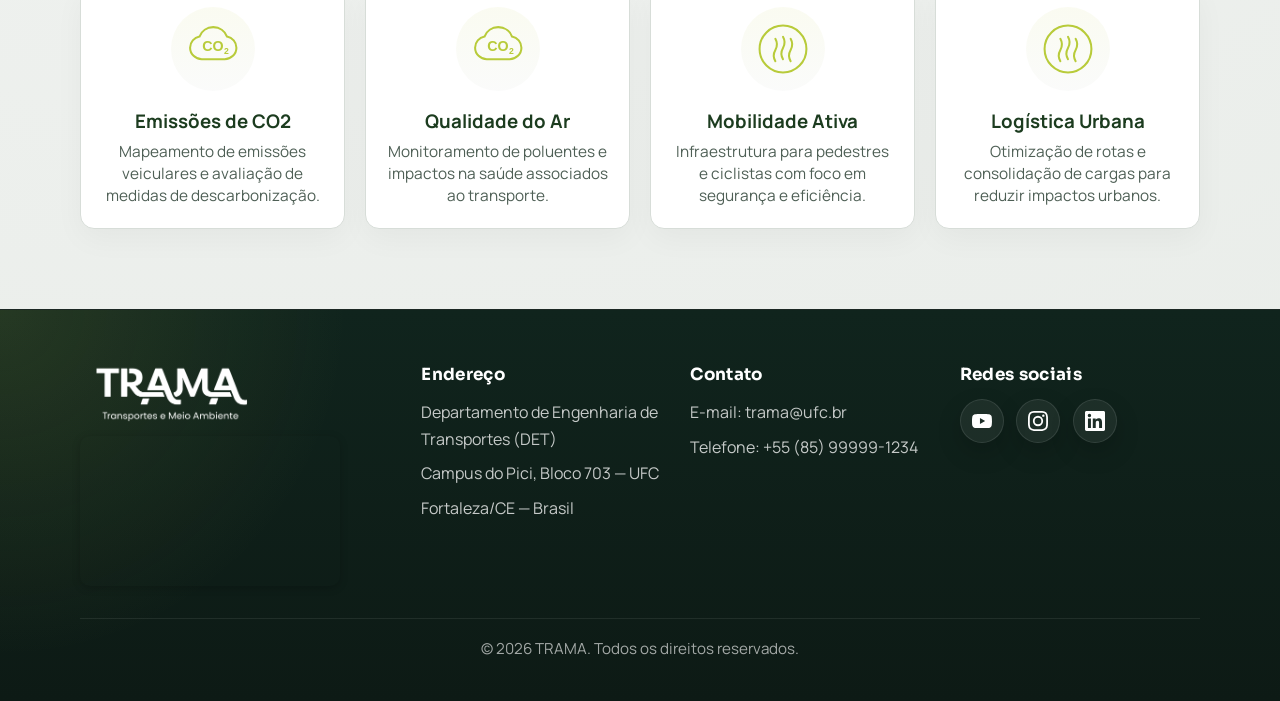
<file: pages/planejamento.html>
<!DOCTYPE html>
<html lang="pt-BR">
  <head>
    <meta charset="UTF-8" />
    <meta name="viewport" content="width=device-width, initial-scale=1.0" />
    <title>Planejamento e Operação de Transportes | TRAMA UFC</title>
    <meta name="description" content="Linha de pesquisa em planejamento e operação de transportes do TRAMA UFC: mobilidade urbana, logística, modelagem de demanda, transporte público e qualidade do ar." />
    <meta name="robots" content="index, follow" />
    <link rel="canonical" href="https://www.tramaufc.com.br/pages/planejamento.html" />
    <meta property="og:type" content="website" />
    <meta property="og:locale" content="pt_BR" />
    <meta property="og:site_name" content="TRAMA UFC" />
    <meta property="og:title" content="Planejamento e Operação de Transportes | TRAMA UFC" />
    <meta property="og:description" content="Pesquisa em mobilidade, logística, modelagem de demanda e qualidade do ar no TRAMA UFC." />
    <meta property="og:url" content="https://www.tramaufc.com.br/pages/planejamento.html" />
    <meta property="og:image" content="https://www.tramaufc.com.br/assets/images/logo-trama.png" />
    <meta name="twitter:card" content="summary_large_image" />
    <link rel="icon" type="image/png" href="../assets/images/logo-trama.png" />
    <link rel="preconnect" href="https://fonts.googleapis.com" />
    <link rel="preconnect" href="https://fonts.gstatic.com" crossorigin />
    <link href="https://fonts.googleapis.com/css2?family=Manrope:wght@400;500;700;800&family=Sora:wght@600;700;800&display=swap" rel="stylesheet" />
    <link rel="stylesheet" href="../assets/css/reset.css" />
    <link rel="stylesheet" href="../assets/css/variables.css" />
    <link rel="stylesheet" href="../assets/css/style.css" />
    <link rel="stylesheet" href="../assets/css/responsive.css" />
  </head>
  <body>
    <header class="site-header" id="topo">
      <div class="container header-wrap">
        <a class="brand" href="../index.html" aria-label="TRAMA inicio">
          <img class="ufc-logo" src="../assets/images/brasao1_horizontal_cor_300dpi.png" alt="Universidade Federal do Ceará" />
          <img class="trama-logo" src="../assets/images/logo-trama.png" alt="TRAMA" />
        </a>
        <button class="menu-toggle" aria-label="Abrir menu" aria-expanded="false">Menu</button>
        <nav class="site-nav" aria-label="Navegação principal">
          <a href="../index.html">Inicio</a>
          <a href="sobre.html">Sobre</a>
          <div class="site-nav__item">
            <button class="site-nav__dropdown-trigger" type="button" aria-haspopup="true" aria-expanded="false">Pessoas</button>
            <div class="site-nav__dropdown" aria-label="Submenu de pessoas">
              <a href="pessoas.html">Equipe</a>
              <a href="parceiros.html">Parceiros</a>
            </div>
          </div>
          <div class="site-nav__item">
            <button class="site-nav__dropdown-trigger" type="button" aria-haspopup="true" aria-expanded="false">Pesquisa</button>
            <div class="site-nav__dropdown" aria-label="Submenu de pesquisa">
              <a href="infraestrutura.html">Infraestrutura</a>
              <a href="planejamento.html">Planejamento</a>
              <a href="projetos.html">Projetos</a>
              <a href="publicacoes.html">Publicações</a>
            </div>
          </div>
          <div class="site-nav__item">
            <button class="site-nav__dropdown-trigger" type="button" aria-haspopup="true" aria-expanded="false">Atuação</button>
            <div class="site-nav__dropdown" aria-label="Submenu de atuação">
              <a href="servicos.html">Serviços Prestados</a>
              <a href="oportunidades.html">Oportunidades e Divulgações</a>
            </div>
          </div>
          <a href="blog.html">Blog</a>
        </nav>
      </div>
    </header>

    <main class="planejamento-page">
      <section class="page-hero">
        <img class="page-hero__bg" src="../assets/images/ft-08-gestao-da-logistica-de-distribuicao-dos-transportes-1583331295.jpg" alt="Planejamento e operação de transportes" />
        <div class="page-hero__overlay"></div>
        <div class="page-hero__content container">
          <p class="page-hero__eyebrow">Planejamento e operação</p>
          <h1>Planejamento que conecta mobilidade, ambiente e decisão</h1>
          <p>
            Atuamos na leitura de cenários, modelagem de demanda e indicadores para orientar
            políticas de transporte, logística urbana e mobilidade ativa.
          </p>
          <div class="page-hero__actions">
            <a class="btn-outline" href="#questoes">Linhas de pesquisa</a>
            <a class="btn-outline" href="projetos.html">Ver projetos</a>
          </div>
        </div>
      </section>

      <section class="section">
        <div class="container split">
          <div>
            <p class="page-hero__eyebrow">O que investigamos</p>
            <h2>Planejamento integrado para sistemas urbanos</h2>
            <p>
              Estudos sobre operação, mobilidade ativa e logística ajudam a formular estratégias
              de redução de emissões, melhoria de serviços e tomada de decisão baseada em dados.
            </p>
          </div>
          <div class="about-panel">
            <div class="about-panel__card">
              <span class="about-panel__label">Foco</span>
              <p>Planejamento, operação, logística urbana e segurança viária.</p>
            </div>
            <div class="about-panel__card">
              <span class="about-panel__label">Métodos</span>
              <p>Modelagem de demanda, simulação e avaliação de políticas.</p>
            </div>
            <div class="about-panel__card">
              <span class="about-panel__label">Aplicação</span>
              <p>Indicadores e apoio a decisão para gestores públicos e privados.</p>
            </div>
          </div>
        </div>
      </section>

      <section class="questoes section" id="questoes">
        <div class="container">
          <h2>Linhas de pesquisa</h2>
          <div class="research-grid">
            <article class="research-item">
              <div class="research-icon"><img src="../assets/icons/icon-co2.svg" alt="Emissões de CO2" /></div>
              <h3 class="research-title">Emissões de CO2</h3>
              <p class="research-desc">Mapeamento de emissões veiculares e avaliação de medidas de descarbonização.</p>
            </article>
            <article class="research-item">
              <div class="research-icon"><img src="../assets/icons/icon-co2.svg" alt="Qualidade do Ar" /></div>
              <h3 class="research-title">Qualidade do Ar</h3>
              <p class="research-desc">Monitoramento de poluentes e impactos na saúde associados ao transporte.</p>
            </article>
            <article class="research-item">
              <div class="research-icon"><img src="../assets/icons/icon-calor.svg" alt="Mobilidade Ativa" /></div>
              <h3 class="research-title">Mobilidade Ativa</h3>
              <p class="research-desc">Infraestrutura para pedestres e ciclistas com foco em segurança e eficiência.</p>
            </article>
            <article class="research-item">
              <div class="research-icon"><img src="../assets/icons/icon-calor.svg" alt="Logística Urbana" /></div>
              <h3 class="research-title">Logística Urbana</h3>
              <p class="research-desc">Otimização de rotas e consolidação de cargas para reduzir impactos urbanos.</p>
            </article>
          </div>
        </div>
      </section>
    </main>

    <footer class="site-footer">
      <div class="container footer-grid">
        <div class="footer-brand">
          <img class="footer-logo" src="../assets/images/logo-trama-imagens.png" alt="TRAMA" />
          <iframe class="footer-map"
            title="Localização do TRAMA no Campus do Pici, UFC"
            src="https://www.google.com/maps?q=Departamento+de+Engenharia+de+Transportes+UFC+Campus+do+Pici+Fortaleza&output=embed"
            loading="lazy"
            referrerpolicy="no-referrer-when-downgrade"></iframe>
        </div>
        <div>
          <h3>Endereço</h3>
          <p>Departamento de Engenharia de Transportes (DET)</p>
          <p>Campus do Pici, Bloco 703 — UFC</p>
          <p>Fortaleza/CE — Brasil</p>
        </div>
        <div>
          <h3>Contato</h3>
          <p>E-mail: trama@ufc.br</p>
          <p>Telefone: +55 (85) 99999-1234</p>
        </div>
        <div>
          <h3>Redes sociais</h3>
          <div class="footer-socials" aria-label="Redes sociais do TRAMA">
            <a class="footer-social" href="#" aria-label="YouTube do TRAMA"><svg viewBox="0 0 24 24" aria-hidden="true"><path d="M23.498 6.186a3.016 3.016 0 0 0-2.122-2.136C19.505 3.545 12 3.545 12 3.545s-7.505 0-9.377.505A3.017 3.017 0 0 0 .502 6.186C0 8.07 0 12 0 12s0 3.93.502 5.814a3.016 3.016 0 0 0 2.122 2.136c1.871.505 9.376.505 9.376.505s7.505 0 9.377-.505a3.015 3.015 0 0 0 2.122-2.136C24 15.93 24 12 24 12s0-3.93-.502-5.814zM9.545 15.568V8.432L15.818 12l-6.273 3.568z"/></svg></a>
            <a class="footer-social" href="#" aria-label="Instagram do TRAMA"><svg viewBox="0 0 24 24" aria-hidden="true"><path d="M12 2.163c3.204 0 3.584.012 4.85.07 3.252.148 4.771 1.691 4.919 4.919.058 1.265.069 1.645.069 4.849 0 3.205-.012 3.584-.069 4.849-.149 3.225-1.664 4.771-4.919 4.919-1.266.058-1.644.07-4.85.07-3.204 0-3.584-.012-4.849-.07-3.26-.149-4.771-1.699-4.919-4.92-.058-1.265-.07-1.644-.07-4.849 0-3.204.013-3.583.07-4.849.149-3.227 1.664-4.771 4.919-4.919 1.266-.057 1.645-.069 4.849-.069zM12 0C8.741 0 8.333.014 7.053.072 2.695.272.273 2.69.073 7.052.014 8.333 0 8.741 0 12c0 3.259.014 3.668.072 4.948.2 4.358 2.618 6.78 6.98 6.98C8.333 23.986 8.741 24 12 24c3.259 0 3.668-.014 4.948-.072 4.354-.2 6.782-2.618 6.979-6.98.059-1.28.073-1.689.073-4.948 0-3.259-.014-3.667-.072-4.947-.196-4.354-2.617-6.78-6.979-6.98C15.668.014 15.259 0 12 0zm0 5.838a6.162 6.162 0 1 0 0 12.324 6.162 6.162 0 0 0 0-12.324zM12 16a4 4 0 1 1 0-8 4 4 0 0 1 0 8zm6.406-11.845a1.44 1.44 0 1 0 0 2.881 1.44 1.44 0 0 0 0-2.881z"/></svg></a>
            <a class="footer-social" href="#" aria-label="LinkedIn do TRAMA"><svg viewBox="0 0 24 24" aria-hidden="true"><path d="M20.447 20.452h-3.554v-5.569c0-1.328-.027-3.037-1.852-3.037-1.853 0-2.136 1.445-2.136 2.939v5.667H9.351V9h3.414v1.561h.046c.477-.9 1.637-1.85 3.37-1.85 3.601 0 4.267 2.37 4.267 5.455v6.286zM5.337 7.433a2.062 2.062 0 0 1-2.063-2.065 2.063 2.063 0 1 1 2.063 2.065zm1.782 13.019H3.555V9h3.564v11.452zM22.225 0H1.771C.792 0 0 .774 0 1.729v20.542C0 23.227.792 24 1.771 24h20.451C23.2 24 24 23.227 24 22.271V1.729C24 .774 23.2 0 22.222 0h.003z"/></svg></a>
          </div>
        </div>
      </div>
      <div class="container footer-bottom"><p class="footer-copy">© 2026 TRAMA. Todos os direitos reservados.</p></div>
    </footer>

    <script src="../assets/js/main.js"></script>
  </body>
</html>
</file>
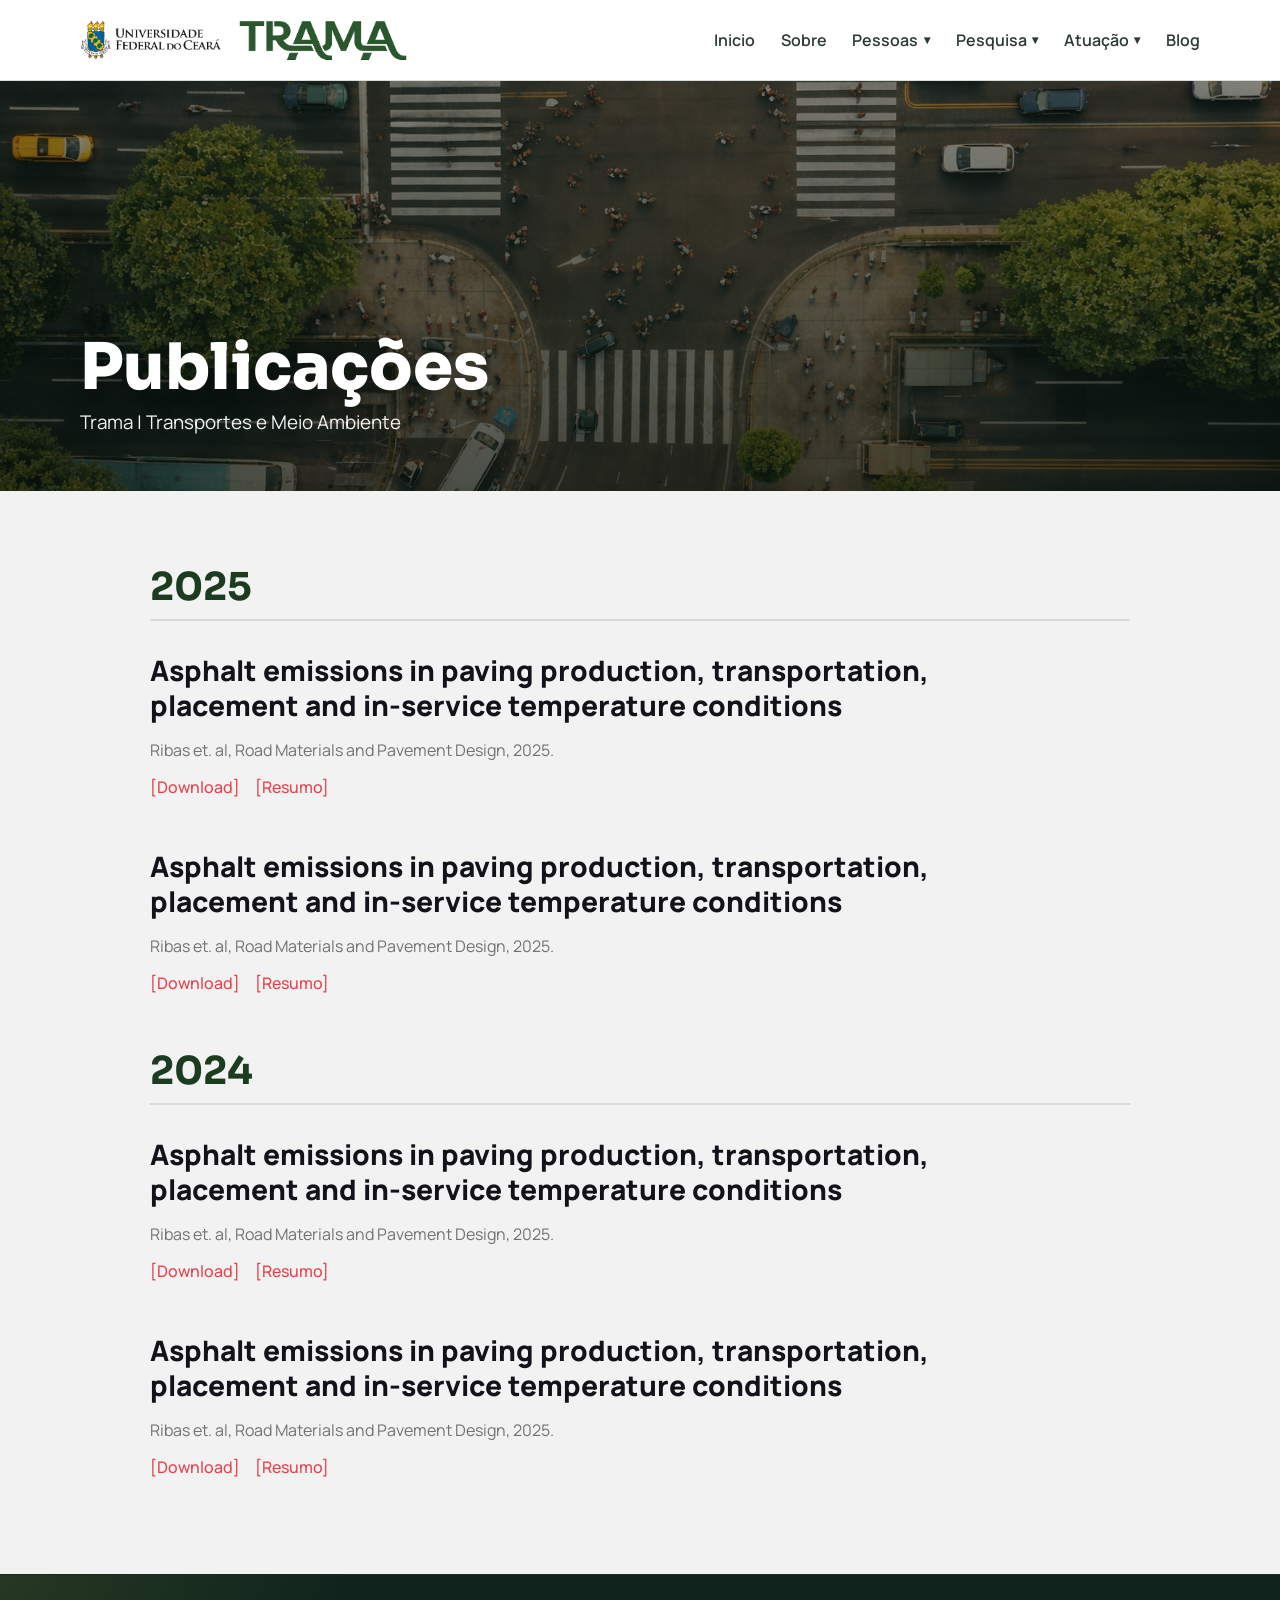
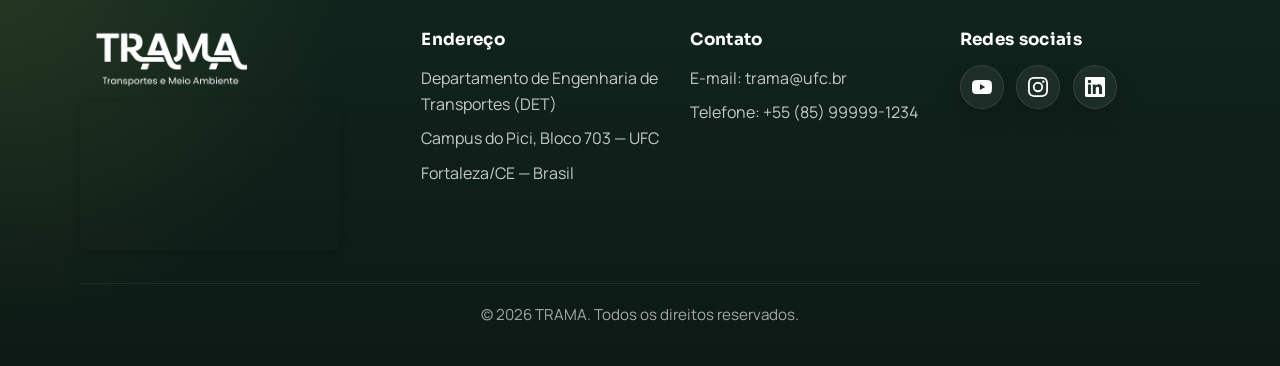
<file: pages/publicacoes.html>
<!DOCTYPE html>
<html lang="pt-BR">
  <head>
    <meta charset="UTF-8" />
    <meta name="viewport" content="width=device-width, initial-scale=1.0" />
    <title>Publicações Científicas | TRAMA UFC</title>
    <meta name="description" content="Artigos, dissertações, teses e produções científicas do laboratório TRAMA da Universidade Federal do Ceará em transportes e meio ambiente." />
    <meta name="robots" content="index, follow" />
    <link rel="canonical" href="https://www.tramaufc.com.br/pages/publicacoes.html" />
    <meta property="og:type" content="website" />
    <meta property="og:locale" content="pt_BR" />
    <meta property="og:site_name" content="TRAMA UFC" />
    <meta property="og:title" content="Publicações Científicas | TRAMA UFC" />
    <meta property="og:description" content="Artigos, dissertações, teses e produções científicas do TRAMA UFC." />
    <meta property="og:url" content="https://www.tramaufc.com.br/pages/publicacoes.html" />
    <meta property="og:image" content="https://www.tramaufc.com.br/assets/images/logo-trama.png" />
    <meta name="twitter:card" content="summary_large_image" />
    <link rel="icon" type="image/png" href="../assets/images/logo-trama.png" />
    <link rel="preconnect" href="https://fonts.googleapis.com" />
    <link rel="preconnect" href="https://fonts.gstatic.com" crossorigin />
    <link href="https://fonts.googleapis.com/css2?family=Manrope:wght@400;500;700;800&family=Sora:wght@600;700;800&display=swap" rel="stylesheet" />
    <link rel="stylesheet" href="../assets/css/reset.css" />
    <link rel="stylesheet" href="../assets/css/variables.css" />
    <link rel="stylesheet" href="../assets/css/style.css" />
    <link rel="stylesheet" href="../assets/css/responsive.css" />
  </head>
  <body>
    <header class="site-header" id="topo">
      <div class="container header-wrap">
        <a class="brand" href="../index.html" aria-label="TRAMA inicio">
          <img class="ufc-logo" src="../assets/images/brasao1_horizontal_cor_300dpi.png" alt="Universidade Federal do Ceará" />
          <img class="trama-logo" src="../assets/images/logo-trama.png" alt="TRAMA" />
        </a>
        <button class="menu-toggle" aria-label="Abrir menu" aria-expanded="false">Menu</button>
        <nav class="site-nav" aria-label="Navegacao principal">
          <a href="../index.html">Inicio</a>
          <a href="sobre.html">Sobre</a>
          <div class="site-nav__item">
            <button class="site-nav__dropdown-trigger" type="button" aria-haspopup="true" aria-expanded="false">Pessoas</button>
            <div class="site-nav__dropdown" aria-label="Submenu de pessoas">
              <a href="pessoas.html">Equipe</a>
              <a href="parceiros.html">Parceiros</a>
            </div>
          </div>
          <div class="site-nav__item">
            <button class="site-nav__dropdown-trigger" type="button" aria-haspopup="true" aria-expanded="false">Pesquisa</button>
            <div class="site-nav__dropdown" aria-label="Submenu de pesquisa">
              <a href="infraestrutura.html">Infraestrutura</a>
              <a href="planejamento.html">Planejamento</a>
              <a href="projetos.html">Projetos</a>
              <a href="publicacoes.html">Publicações</a>
            </div>
          </div>
          <div class="site-nav__item">
            <button class="site-nav__dropdown-trigger" type="button" aria-haspopup="true" aria-expanded="false">Atuação</button>
            <div class="site-nav__dropdown" aria-label="Submenu de atuação">
              <a href="servicos.html">Serviços Prestados</a>
              <a href="oportunidades.html">Oportunidades e Divulgações</a>
            </div>
          </div>
          <a href="blog.html">Blog</a>
        </nav>
      </div>
    </header>

    <main class="publicacoes-page">
      <section class="publicacoes-hero" aria-label="Capa da página de publicações">
        <img class="publicacoes-hero__bg" src="../assets/images/imagem-fundo-inicial.png" alt="Vista aérea de via urbana com árvores" />
        <div class="publicacoes-hero__overlay"></div>
        <div class="container publicacoes-hero__content">
          <h1>Publicações</h1>
          <p>Trama | Transportes e Meio Ambiente</p>
        </div>
      </section>

      <section class="publicacoes-lista section" aria-label="Lista anual de publicações">
        <div class="container publicacoes-wrap">
          <section class="publicacoes-ano" aria-labelledby="ano-2025">
            <h2 id="ano-2025">2025</h2>

            <article class="publicacao-item">
              <h3>Asphalt emissions in paving production, transportation, placement and in-service temperature conditions</h3>
              <p>Ribas et. al, Road Materials and Pavement Design, 2025.</p>
              <p class="publicacao-links">
                <a href="#" aria-label="Download do artigo de 2025">[Download]</a>
                <a href="#" aria-label="Resumo do artigo de 2025">[Resumo]</a>
              </p>
            </article>

            <article class="publicacao-item">
              <h3>Asphalt emissions in paving production, transportation, placement and in-service temperature conditions</h3>
              <p>Ribas et. al, Road Materials and Pavement Design, 2025.</p>
              <p class="publicacao-links">
                <a href="#" aria-label="Download do segundo artigo de 2025">[Download]</a>
                <a href="#" aria-label="Resumo do segundo artigo de 2025">[Resumo]</a>
              </p>
            </article>
          </section>

          <section class="publicacoes-ano" aria-labelledby="ano-2024">
            <h2 id="ano-2024">2024</h2>

            <article class="publicacao-item">
              <h3>Asphalt emissions in paving production, transportation, placement and in-service temperature conditions</h3>
              <p>Ribas et. al, Road Materials and Pavement Design, 2025.</p>
              <p class="publicacao-links">
                <a href="#" aria-label="Download do primeiro artigo de 2024">[Download]</a>
                <a href="#" aria-label="Resumo do primeiro artigo de 2024">[Resumo]</a>
              </p>
            </article>

            <article class="publicacao-item">
              <h3>Asphalt emissions in paving production, transportation, placement and in-service temperature conditions</h3>
              <p>Ribas et. al, Road Materials and Pavement Design, 2025.</p>
              <p class="publicacao-links">
                <a href="#" aria-label="Download do segundo artigo de 2024">[Download]</a>
                <a href="#" aria-label="Resumo do segundo artigo de 2024">[Resumo]</a>
              </p>
            </article>
          </section>
        </div>
      </section>
    </main>

    <footer class="site-footer">
      <div class="container footer-grid">
        <div class="footer-brand">
          <img class="footer-logo" src="../assets/images/logo-trama-imagens.png" alt="TRAMA" />
          <iframe class="footer-map"
            title="Localização do TRAMA no Campus do Pici, UFC"
            src="https://www.google.com/maps?q=Departamento+de+Engenharia+de+Transportes+UFC+Campus+do+Pici+Fortaleza&output=embed"
            loading="lazy"
            referrerpolicy="no-referrer-when-downgrade"></iframe>
        </div>
        <div>
          <h3>Endereço</h3>
          <p>Departamento de Engenharia de Transportes (DET)</p>
          <p>Campus do Pici, Bloco 703 — UFC</p>
          <p>Fortaleza/CE — Brasil</p>
        </div>
        <div>
          <h3>Contato</h3>
          <p>E-mail: trama@ufc.br</p>
          <p>Telefone: +55 (85) 99999-1234</p>
        </div>
        <div>
          <h3>Redes sociais</h3>
          <div class="footer-socials" aria-label="Redes sociais do TRAMA">
            <a class="footer-social" href="#" aria-label="YouTube do TRAMA"><svg viewBox="0 0 24 24" aria-hidden="true"><path d="M23.498 6.186a3.016 3.016 0 0 0-2.122-2.136C19.505 3.545 12 3.545 12 3.545s-7.505 0-9.377.505A3.017 3.017 0 0 0 .502 6.186C0 8.07 0 12 0 12s0 3.93.502 5.814a3.016 3.016 0 0 0 2.122 2.136c1.871.505 9.376.505 9.376.505s7.505 0 9.377-.505a3.015 3.015 0 0 0 2.122-2.136C24 15.93 24 12 24 12s0-3.93-.502-5.814zM9.545 15.568V8.432L15.818 12l-6.273 3.568z"/></svg></a>
            <a class="footer-social" href="#" aria-label="Instagram do TRAMA"><svg viewBox="0 0 24 24" aria-hidden="true"><path d="M12 2.163c3.204 0 3.584.012 4.85.07 3.252.148 4.771 1.691 4.919 4.919.058 1.265.069 1.645.069 4.849 0 3.205-.012 3.584-.069 4.849-.149 3.225-1.664 4.771-4.919 4.919-1.266.058-1.644.07-4.85.07-3.204 0-3.584-.012-4.849-.07-3.26-.149-4.771-1.699-4.919-4.92-.058-1.265-.07-1.644-.07-4.849 0-3.204.013-3.583.07-4.849.149-3.227 1.664-4.771 4.919-4.919 1.266-.057 1.645-.069 4.849-.069zM12 0C8.741 0 8.333.014 7.053.072 2.695.272.273 2.69.073 7.052.014 8.333 0 8.741 0 12c0 3.259.014 3.668.072 4.948.2 4.358 2.618 6.78 6.98 6.98C8.333 23.986 8.741 24 12 24c3.259 0 3.668-.014 4.948-.072 4.354-.2 6.782-2.618 6.979-6.98.059-1.28.073-1.689.073-4.948 0-3.259-.014-3.667-.072-4.947-.196-4.354-2.617-6.78-6.979-6.98C15.668.014 15.259 0 12 0zm0 5.838a6.162 6.162 0 1 0 0 12.324 6.162 6.162 0 0 0 0-12.324zM12 16a4 4 0 1 1 0-8 4 4 0 0 1 0 8zm6.406-11.845a1.44 1.44 0 1 0 0 2.881 1.44 1.44 0 0 0 0-2.881z"/></svg></a>
            <a class="footer-social" href="#" aria-label="LinkedIn do TRAMA"><svg viewBox="0 0 24 24" aria-hidden="true"><path d="M20.447 20.452h-3.554v-5.569c0-1.328-.027-3.037-1.852-3.037-1.853 0-2.136 1.445-2.136 2.939v5.667H9.351V9h3.414v1.561h.046c.477-.9 1.637-1.85 3.37-1.85 3.601 0 4.267 2.37 4.267 5.455v6.286zM5.337 7.433a2.062 2.062 0 0 1-2.063-2.065 2.063 2.063 0 1 1 2.063 2.065zm1.782 13.019H3.555V9h3.564v11.452zM22.225 0H1.771C.792 0 0 .774 0 1.729v20.542C0 23.227.792 24 1.771 24h20.451C23.2 24 24 23.227 24 22.271V1.729C24 .774 23.2 0 22.222 0h.003z"/></svg></a>
          </div>
        </div>
      </div>
      <div class="container footer-bottom"><p class="footer-copy">© 2026 TRAMA. Todos os direitos reservados.</p></div>
    </footer>

    <script src="../assets/js/main.js"></script>
  </body>
</html>
</file>
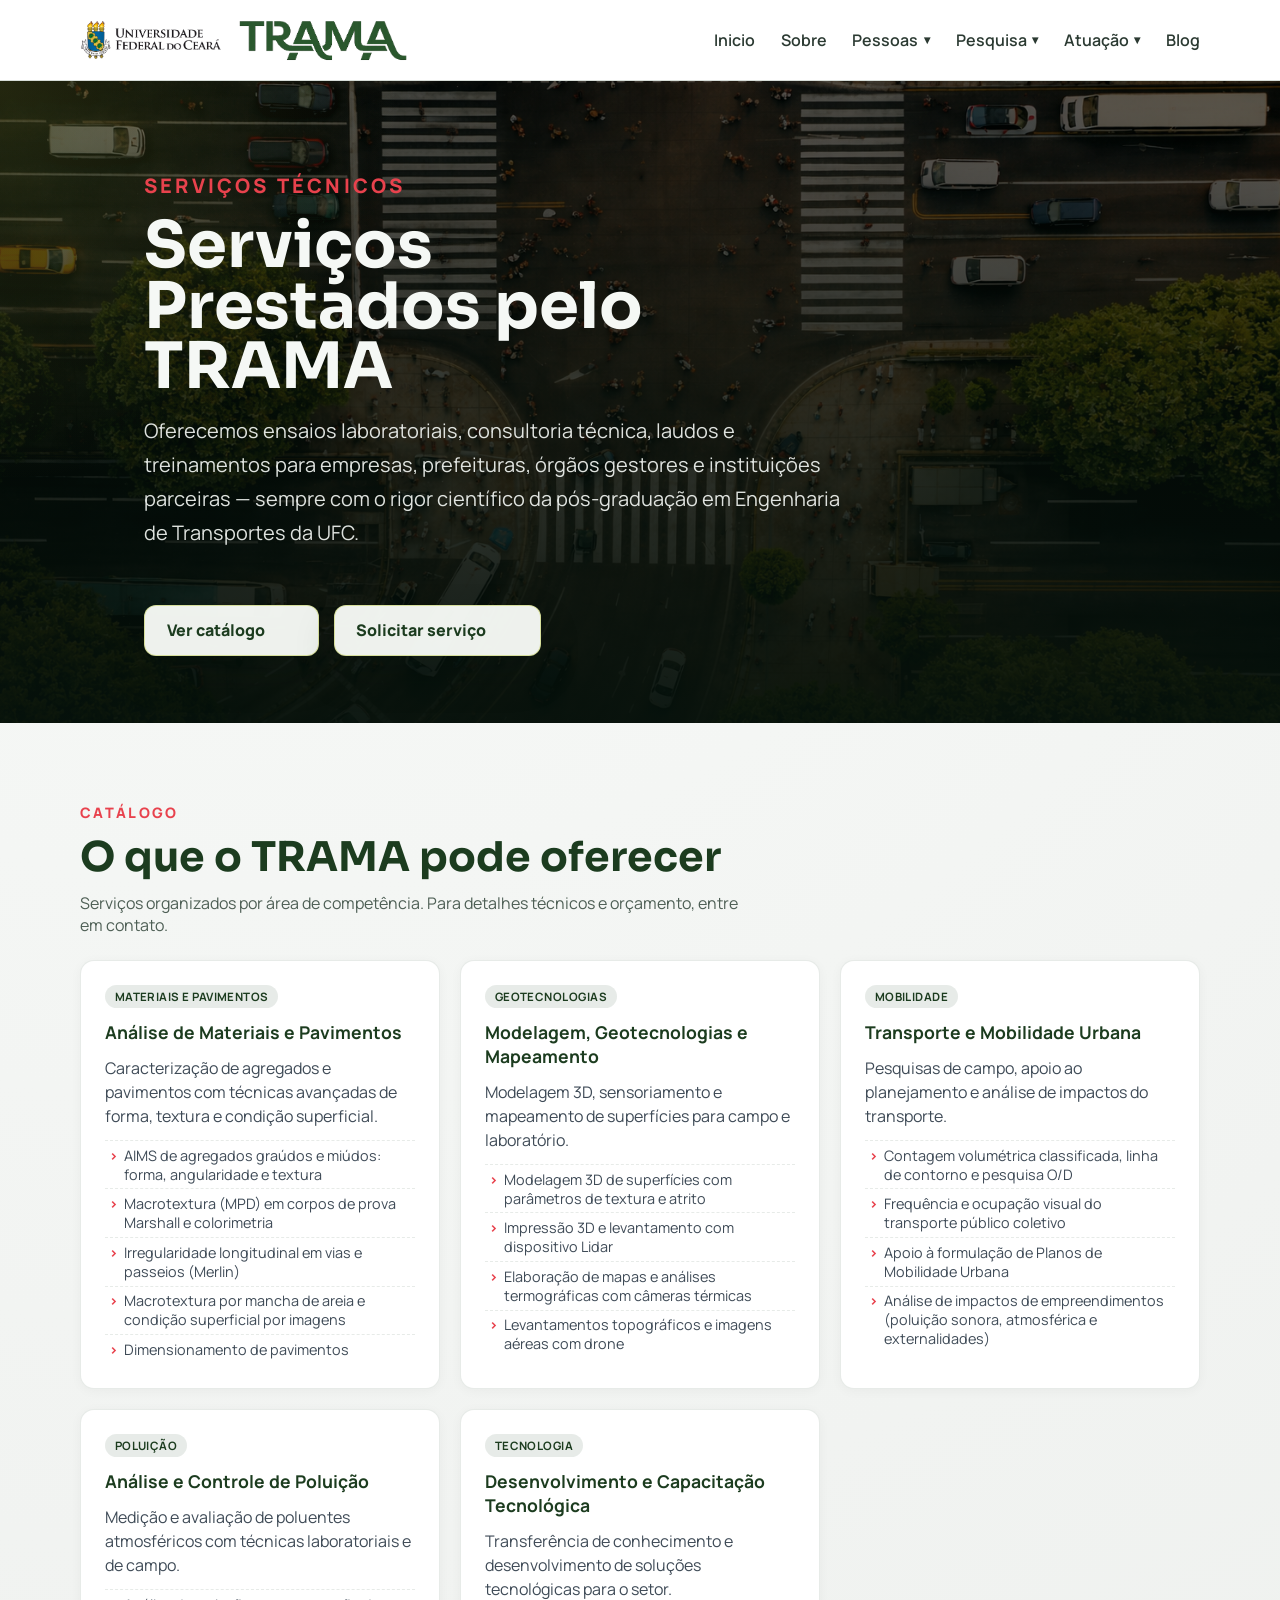
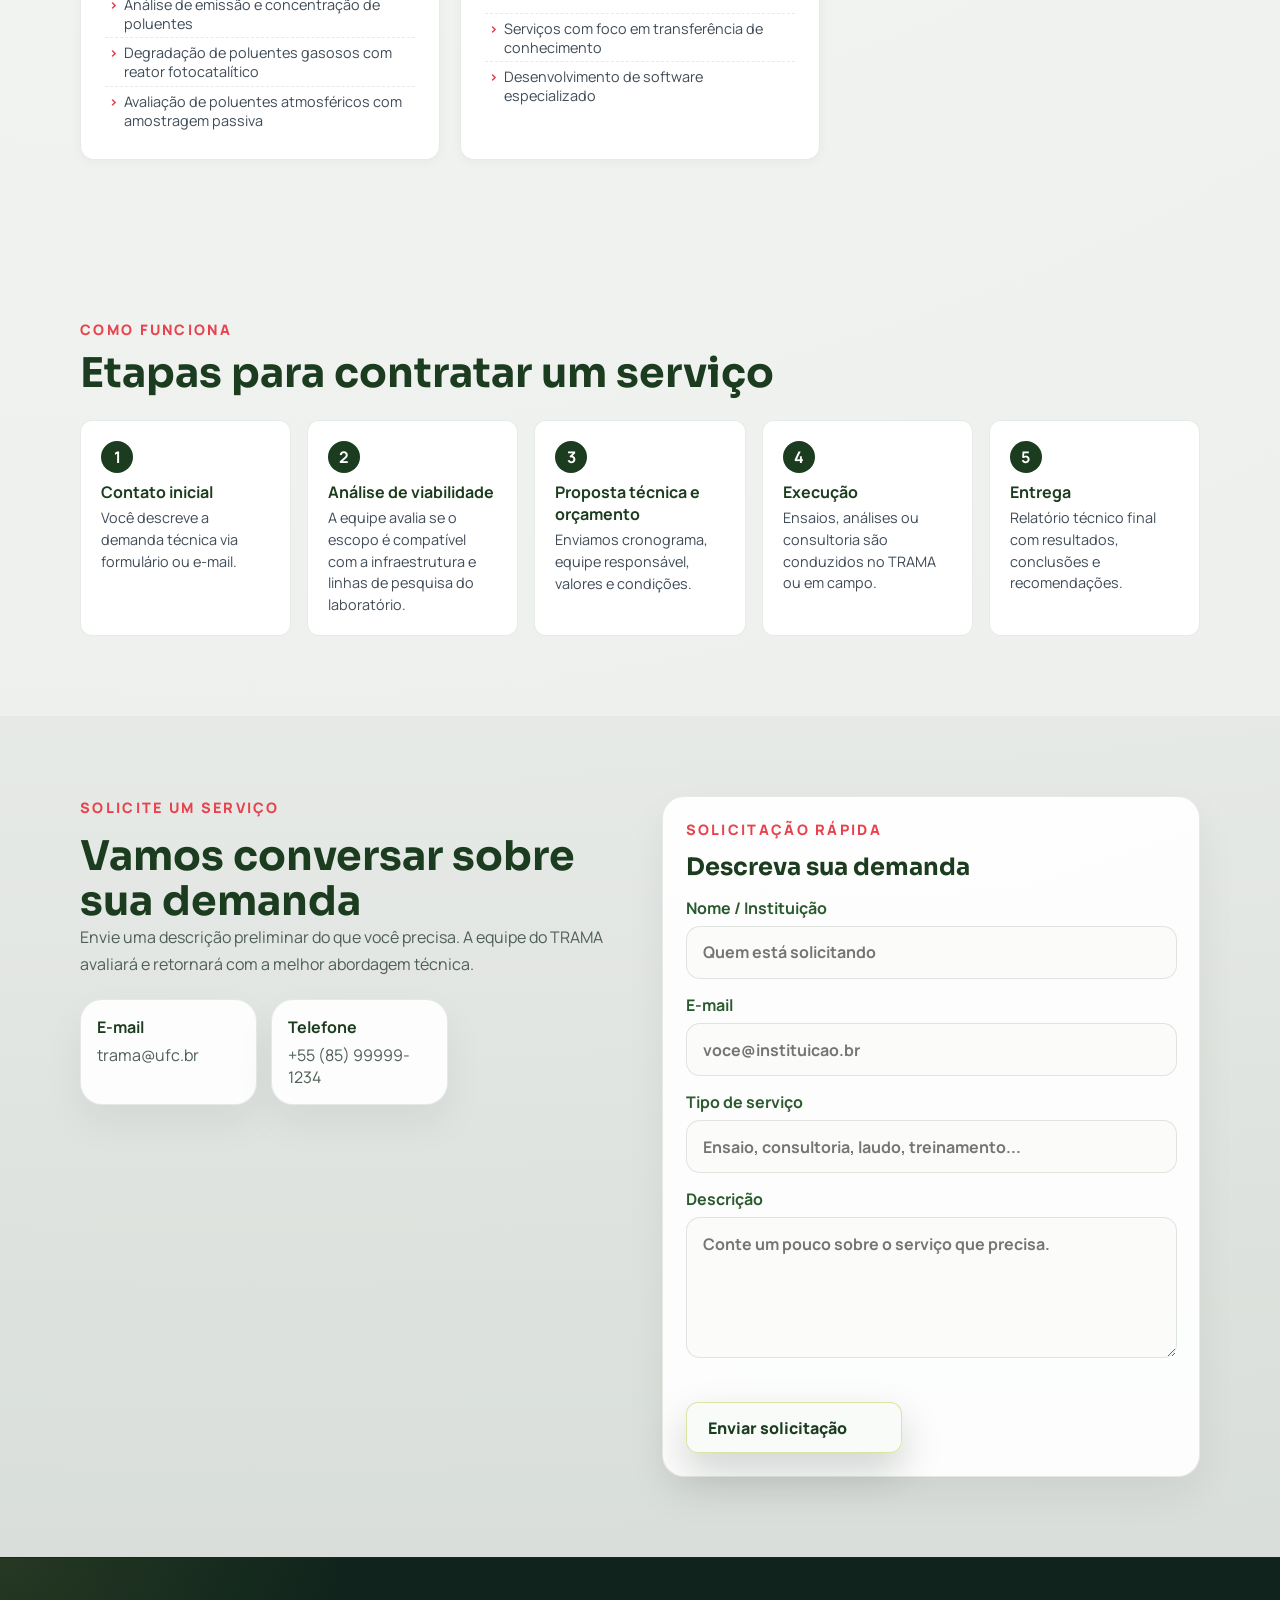
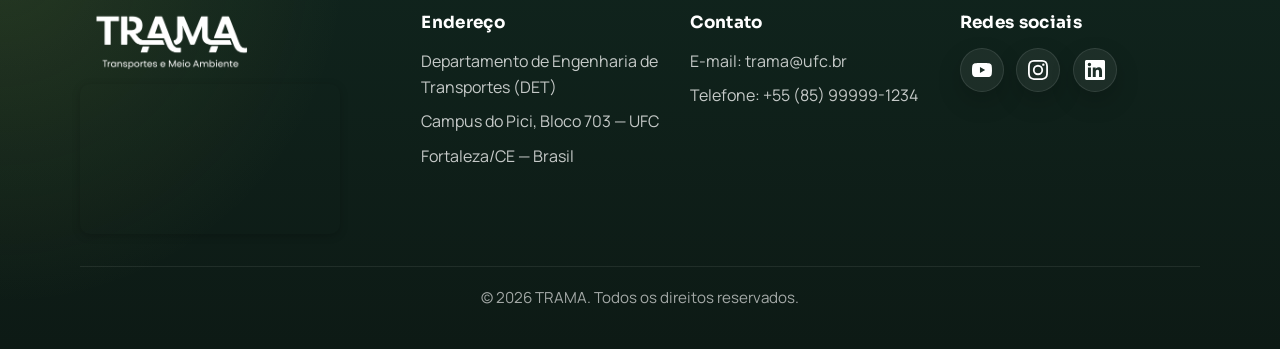
<file: pages/servicos.html>
<!DOCTYPE html>
<html lang="pt-BR">
  <head>
    <meta charset="UTF-8" />
    <meta name="viewport" content="width=device-width, initial-scale=1.0" />
    <title>Serviços Prestados | TRAMA UFC</title>
    <meta name="description" content="Catálogo de serviços técnicos do TRAMA UFC: ensaios laboratoriais, consultoria, laudos, treinamentos e estudos aplicados em transportes e meio ambiente." />
    <meta name="robots" content="index, follow" />
    <link rel="canonical" href="https://www.tramaufc.com.br/pages/servicos.html" />
    <meta property="og:type" content="website" />
    <meta property="og:locale" content="pt_BR" />
    <meta property="og:site_name" content="TRAMA UFC" />
    <meta property="og:title" content="Serviços Prestados | TRAMA UFC" />
    <meta property="og:description" content="Ensaios, consultoria, laudos e treinamentos oferecidos pelo laboratório TRAMA da UFC." />
    <meta property="og:url" content="https://www.tramaufc.com.br/pages/servicos.html" />
    <meta property="og:image" content="https://www.tramaufc.com.br/assets/images/logo-trama.png" />
    <meta name="twitter:card" content="summary_large_image" />
    <link rel="icon" type="image/png" href="../assets/images/logo-trama.png" />
    <link rel="preconnect" href="https://fonts.googleapis.com" />
    <link rel="preconnect" href="https://fonts.gstatic.com" crossorigin />
    <link href="https://fonts.googleapis.com/css2?family=Manrope:wght@400;500;700;800&family=Sora:wght@600;700;800&display=swap" rel="stylesheet" />
    <link rel="stylesheet" href="../assets/css/reset.css" />
    <link rel="stylesheet" href="../assets/css/variables.css" />
    <link rel="stylesheet" href="../assets/css/style.css" />
    <link rel="stylesheet" href="../assets/css/responsive.css" />
  </head>
  <body>
    <header class="site-header" id="topo">
      <div class="container header-wrap">
        <a class="brand" href="../index.html" aria-label="TRAMA inicio">
          <img class="ufc-logo" src="../assets/images/brasao1_horizontal_cor_300dpi.png" alt="Universidade Federal do Ceará" />
          <img class="trama-logo" src="../assets/images/logo-trama.png" alt="TRAMA" />
        </a>
        <button class="menu-toggle" aria-label="Abrir menu" aria-expanded="false">Menu</button>
        <nav class="site-nav" aria-label="Navegacao principal">
          <a href="../index.html">Inicio</a>
          <a href="sobre.html">Sobre</a>
          <div class="site-nav__item">
            <button class="site-nav__dropdown-trigger" type="button" aria-haspopup="true" aria-expanded="false">Pessoas</button>
            <div class="site-nav__dropdown" aria-label="Submenu de pessoas">
              <a href="pessoas.html">Equipe</a>
              <a href="parceiros.html">Parceiros</a>
            </div>
          </div>
          <div class="site-nav__item">
            <button class="site-nav__dropdown-trigger" type="button" aria-haspopup="true" aria-expanded="false">Pesquisa</button>
            <div class="site-nav__dropdown" aria-label="Submenu de pesquisa">
              <a href="infraestrutura.html">Infraestrutura</a>
              <a href="planejamento.html">Planejamento</a>
              <a href="projetos.html">Projetos</a>
              <a href="publicacoes.html">Publicações</a>
            </div>
          </div>
          <div class="site-nav__item">
            <button class="site-nav__dropdown-trigger" type="button" aria-haspopup="true" aria-expanded="false">Atuação</button>
            <div class="site-nav__dropdown" aria-label="Submenu de atuação">
              <a href="servicos.html">Serviços Prestados</a>
              <a href="oportunidades.html">Oportunidades e Divulgações</a>
            </div>
          </div>
          <a href="blog.html">Blog</a>
        </nav>
      </div>
    </header>

    <main class="servicos-page">
      <section class="page-hero page-hero--about">
        <img class="page-hero__bg" src="../assets/images/imagem-fundo-inicial.png" alt="Equipamento de laboratório em operação" />
        <div class="page-hero__overlay"></div>
        <div class="page-hero__content container">
          <p class="page-hero__eyebrow">Serviços técnicos</p>
          <h1>Serviços Prestados pelo TRAMA</h1>
          <p>
            Oferecemos ensaios laboratoriais, consultoria técnica, laudos e treinamentos para empresas,
            prefeituras, órgãos gestores e instituições parceiras — sempre com o rigor científico
            da pós-graduação em Engenharia de Transportes da UFC.
          </p>
          <div class="page-hero__actions">
            <a class="btn-outline" href="#catalogo">Ver catálogo</a>
            <a class="btn-outline" href="#solicitar">Solicitar serviço</a>
          </div>
        </div>
      </section>

      <section class="section" id="catalogo">
        <div class="container">
          <div class="section-kicker">
            <p class="page-hero__eyebrow">Catálogo</p>
            <h2>O que o TRAMA pode oferecer</h2>
            <p class="galeria-sub">
              Serviços organizados por área de competência. Para detalhes técnicos e orçamento, entre em contato.
            </p>
          </div>

          <div class="servicos-grid">
            <article class="servico-card">
              <span class="servico-card__tag">Materiais e pavimentos</span>
              <h3>Análise de Materiais e Pavimentos</h3>
              <p>Caracterização de agregados e pavimentos com técnicas avançadas de forma, textura e condição superficial.</p>
              <ul class="servico-card__list">
                <li>AIMS de agregados graúdos e miúdos: forma, angularidade e textura</li>
                <li>Macrotextura (MPD) em corpos de prova Marshall e colorimetria</li>
                <li>Irregularidade longitudinal em vias e passeios (Merlin)</li>
                <li>Macrotextura por mancha de areia e condição superficial por imagens</li>
                <li>Dimensionamento de pavimentos</li>
              </ul>
            </article>

            <article class="servico-card">
              <span class="servico-card__tag">Geotecnologias</span>
              <h3>Modelagem, Geotecnologias e Mapeamento</h3>
              <p>Modelagem 3D, sensoriamento e mapeamento de superfícies para campo e laboratório.</p>
              <ul class="servico-card__list">
                <li>Modelagem 3D de superfícies com parâmetros de textura e atrito</li>
                <li>Impressão 3D e levantamento com dispositivo Lidar</li>
                <li>Elaboração de mapas e análises termográficas com câmeras térmicas</li>
                <li>Levantamentos topográficos e imagens aéreas com drone</li>
              </ul>
            </article>

            <article class="servico-card">
              <span class="servico-card__tag">Mobilidade</span>
              <h3>Transporte e Mobilidade Urbana</h3>
              <p>Pesquisas de campo, apoio ao planejamento e análise de impactos do transporte.</p>
              <ul class="servico-card__list">
                <li>Contagem volumétrica classificada, linha de contorno e pesquisa O/D</li>
                <li>Frequência e ocupação visual do transporte público coletivo</li>
                <li>Apoio à formulação de Planos de Mobilidade Urbana</li>
                <li>Análise de impactos de empreendimentos (poluição sonora, atmosférica e externalidades)</li>
              </ul>
            </article>

            <article class="servico-card">
              <span class="servico-card__tag">Poluição</span>
              <h3>Análise e Controle de Poluição</h3>
              <p>Medição e avaliação de poluentes atmosféricos com técnicas laboratoriais e de campo.</p>
              <ul class="servico-card__list">
                <li>Análise de emissão e concentração de poluentes</li>
                <li>Degradação de poluentes gasosos com reator fotocatalítico</li>
                <li>Avaliação de poluentes atmosféricos com amostragem passiva</li>
              </ul>
            </article>

            <article class="servico-card">
              <span class="servico-card__tag">Tecnologia</span>
              <h3>Desenvolvimento e Capacitação Tecnológica</h3>
              <p>Transferência de conhecimento e desenvolvimento de soluções tecnológicas para o setor.</p>
              <ul class="servico-card__list">
                <li>Serviços com foco em transferência de conhecimento</li>
                <li>Desenvolvimento de software especializado</li>
              </ul>
            </article>
          </div>
        </div>
      </section>

      <section class="section" id="processo">
        <div class="container">
          <div class="section-kicker">
            <p class="page-hero__eyebrow">Como funciona</p>
            <h2>Etapas para contratar um serviço</h2>
          </div>
          <ol class="servicos-steps">
            <li><span>1</span><strong>Contato inicial</strong><p>Você descreve a demanda técnica via formulário ou e-mail.</p></li>
            <li><span>2</span><strong>Análise de viabilidade</strong><p>A equipe avalia se o escopo é compatível com a infraestrutura e linhas de pesquisa do laboratório.</p></li>
            <li><span>3</span><strong>Proposta técnica e orçamento</strong><p>Enviamos cronograma, equipe responsável, valores e condições.</p></li>
            <li><span>4</span><strong>Execução</strong><p>Ensaios, análises ou consultoria são conduzidos no TRAMA ou em campo.</p></li>
            <li><span>5</span><strong>Entrega</strong><p>Relatório técnico final com resultados, conclusões e recomendações.</p></li>
          </ol>
        </div>
      </section>

      <section class="section section--contact" id="solicitar">
        <div class="container contact-grid">
          <div class="contact-copy">
            <p class="page-hero__eyebrow">Solicite um serviço</p>
            <h2>Vamos conversar sobre sua demanda</h2>
            <p>
              Envie uma descrição preliminar do que você precisa. A equipe do TRAMA avaliará e
              retornará com a melhor abordagem técnica.
            </p>
            <div class="contact-cards">
              <article class="contact-card">
                <strong>E-mail</strong>
                <a href="mailto:trama@ufc.br">trama@ufc.br</a>
              </article>
              <article class="contact-card">
                <strong>Telefone</strong>
                <a href="tel:+5585999991234">+55 (85) 99999-1234</a>
              </article>
            </div>
          </div>

          <form class="contact-form">
            <div class="contact-form__header">
              <p class="page-hero__eyebrow">Solicitação rápida</p>
              <h3>Descreva sua demanda</h3>
            </div>
            <label>Nome / Instituição
              <input type="text" name="nome" placeholder="Quem está solicitando" />
            </label>
            <label>E-mail
              <input type="email" name="email" placeholder="voce@instituicao.br" />
            </label>
            <label>Tipo de serviço
              <input type="text" name="tipo" placeholder="Ensaio, consultoria, laudo, treinamento..." />
            </label>
            <label>Descrição
              <textarea name="mensagem" rows="5" placeholder="Conte um pouco sobre o serviço que precisa."></textarea>
            </label>
            <button type="submit" class="btn-outline">Enviar solicitação</button>
          </form>
        </div>
      </section>
    </main>

    <footer class="site-footer">
      <div class="container footer-grid">
        <div class="footer-brand">
          <img class="footer-logo" src="../assets/images/logo-trama-imagens.png" alt="TRAMA" />
          <iframe class="footer-map"
            title="Localização do TRAMA no Campus do Pici, UFC"
            src="https://www.google.com/maps?q=Departamento+de+Engenharia+de+Transportes+UFC+Campus+do+Pici+Fortaleza&output=embed"
            loading="lazy"
            referrerpolicy="no-referrer-when-downgrade"></iframe>
        </div>
        <div>
          <h3>Endereço</h3>
          <p>Departamento de Engenharia de Transportes (DET)</p>
          <p>Campus do Pici, Bloco 703 — UFC</p>
          <p>Fortaleza/CE — Brasil</p>
        </div>
        <div>
          <h3>Contato</h3>
          <p>E-mail: trama@ufc.br</p>
          <p>Telefone: +55 (85) 99999-1234</p>
        </div>
        <div>
          <h3>Redes sociais</h3>
          <div class="footer-socials" aria-label="Redes sociais do TRAMA">
            <a class="footer-social" href="#" aria-label="YouTube do TRAMA"><svg viewBox="0 0 24 24" aria-hidden="true"><path d="M23.498 6.186a3.016 3.016 0 0 0-2.122-2.136C19.505 3.545 12 3.545 12 3.545s-7.505 0-9.377.505A3.017 3.017 0 0 0 .502 6.186C0 8.07 0 12 0 12s0 3.93.502 5.814a3.016 3.016 0 0 0 2.122 2.136c1.871.505 9.376.505 9.376.505s7.505 0 9.377-.505a3.015 3.015 0 0 0 2.122-2.136C24 15.93 24 12 24 12s0-3.93-.502-5.814zM9.545 15.568V8.432L15.818 12l-6.273 3.568z"/></svg></a>
            <a class="footer-social" href="#" aria-label="Instagram do TRAMA"><svg viewBox="0 0 24 24" aria-hidden="true"><path d="M12 2.163c3.204 0 3.584.012 4.85.07 3.252.148 4.771 1.691 4.919 4.919.058 1.265.069 1.645.069 4.849 0 3.205-.012 3.584-.069 4.849-.149 3.225-1.664 4.771-4.919 4.919-1.266.058-1.644.07-4.85.07-3.204 0-3.584-.012-4.849-.07-3.26-.149-4.771-1.699-4.919-4.92-.058-1.265-.07-1.644-.07-4.849 0-3.204.013-3.583.07-4.849.149-3.227 1.664-4.771 4.919-4.919 1.266-.057 1.645-.069 4.849-.069zM12 0C8.741 0 8.333.014 7.053.072 2.695.272.273 2.69.073 7.052.014 8.333 0 8.741 0 12c0 3.259.014 3.668.072 4.948.2 4.358 2.618 6.78 6.98 6.98C8.333 23.986 8.741 24 12 24c3.259 0 3.668-.014 4.948-.072 4.354-.2 6.782-2.618 6.979-6.98.059-1.28.073-1.689.073-4.948 0-3.259-.014-3.667-.072-4.947-.196-4.354-2.617-6.78-6.979-6.98C15.668.014 15.259 0 12 0zm0 5.838a6.162 6.162 0 1 0 0 12.324 6.162 6.162 0 0 0 0-12.324zM12 16a4 4 0 1 1 0-8 4 4 0 0 1 0 8zm6.406-11.845a1.44 1.44 0 1 0 0 2.881 1.44 1.44 0 0 0 0-2.881z"/></svg></a>
            <a class="footer-social" href="#" aria-label="LinkedIn do TRAMA"><svg viewBox="0 0 24 24" aria-hidden="true"><path d="M20.447 20.452h-3.554v-5.569c0-1.328-.027-3.037-1.852-3.037-1.853 0-2.136 1.445-2.136 2.939v5.667H9.351V9h3.414v1.561h.046c.477-.9 1.637-1.85 3.37-1.85 3.601 0 4.267 2.37 4.267 5.455v6.286zM5.337 7.433a2.062 2.062 0 0 1-2.063-2.065 2.063 2.063 0 1 1 2.063 2.065zm1.782 13.019H3.555V9h3.564v11.452zM22.225 0H1.771C.792 0 0 .774 0 1.729v20.542C0 23.227.792 24 1.771 24h20.451C23.2 24 24 23.227 24 22.271V1.729C24 .774 23.2 0 22.222 0h.003z"/></svg></a>
          </div>
        </div>
      </div>
      <div class="container footer-bottom"><p class="footer-copy">© 2026 TRAMA. Todos os direitos reservados.</p></div>
    </footer>

    <script src="../assets/js/main.js"></script>
  </body>
</html>
</file>
<file: assets/css/variables.css>
:root {
  --bg: #f1f3f1;
  --surface: #ffffff;
  --text: #1e2b24;
  --muted: #4e5f55;
  --brand: #1c3c1f;
  --brand-2: #2a5a2d;
  --accent: #c2ce4d;
  --rose: #e8424d;
  --rose-soft: #f18984;
  --line: #d7ddd8;

  --radius-sm: 10px;
  --radius-md: 18px;
  --radius-lg: 28px;

  --shadow-soft: 0 18px 40px rgba(16, 36, 24, 0.12);

  --container: min(1120px, calc(100% - 3rem));
}
</file>
<file: assets/css/style.css>
/* =============================================================
   TRAMA - style.css
   Arquivo único de estilos. Veja docs/guia-manutencao-repositorio.md
   para a estrutura completa do projeto.

   ÍNDICE (use Ctrl+F com os títulos das seções):
   - Base e tipografia
   - Header e navegação
   - Hero / Page hero
   - Botões e formulários
   - Cards (blog, projetos, pesquisa)
   - Sobre (timeline, valores)
   - Pessoas (árvore, modal)
   - Parceiros (logos, mapa-múndi, modal)
   - Serviços
   - Oportunidades (filtros, cards)
   - Footer
   - Mini-mapa no rodapé
   ============================================================= */

body {
  font-family: 'Manrope', sans-serif;
  color: var(--text);
  background: radial-gradient(circle at 20% 0%, #f8faf8 0%, var(--bg) 42%, #e8ece8 100%);
}

.container {
  width: var(--container);
  margin-inline: auto;
}

.section {
  padding: 5rem 0;
}

.site-header {
  position: sticky;
  top: 0;
  z-index: 40;
  background: rgba(255, 255, 255, 0.95);
  border-bottom: 1px solid var(--line);
  backdrop-filter: blur(8px);
}

.header-wrap {
  min-height: 5rem;
  display: flex;
  align-items: center;
  justify-content: space-between;
  gap: 1.5rem;
}

.brand {
  display: flex;
  align-items: center;
  gap: 1rem;
  width: auto;
  flex-shrink: 0;
}

.brand img {
  display: block;
  height: auto;
  max-height: 44px;
}

.brand .ufc-logo {
  max-height: 38px;
}

.brand .trama-logo {
  max-height: 44px;
}

.hero-title img {
  width: clamp(240px, 36vw, 860px);
  height: auto;
  display: block;
  margin-inline: auto;
}

.hero--home .hero-title img {
  width: clamp(200px, 30vw, 640px);
}

.site-nav {
  display: flex;
  gap: 1.6rem;
  font-weight: 600;
}

.site-nav a {
  position: relative;
  color: #2b3a32;
}

.site-nav a::after {
  content: '';
  position: absolute;
  left: 0;
  bottom: -0.35rem;
  width: 100%;
  height: 2px;
  transform: scaleX(0);
  transform-origin: right;
  transition: transform 0.25s ease;
  background: var(--rose);
}

.site-nav a:hover::after {
  transform: scaleX(1);
  transform-origin: left;
}

.menu-toggle {
  display: none;
  border: 1px solid var(--line);
  background: var(--surface);
  border-radius: var(--radius-sm);
  padding: 0.45rem 0.8rem;
}

.hero {
  position: relative;
  min-height: 72vh;
  display: grid;
  place-items: center;
  overflow: hidden;
}

.hero-bg,
.hero-overlay {
  position: absolute;
  inset: 0;
  width: 100%;
  height: 100%;
}

.hero-bg {
  object-fit: cover;
  transform: scale(1);
  filter: brightness(0.58) contrast(0.98) saturate(0.98);
  transition: transform 900ms cubic-bezier(.2,.8,.2,1), filter 900ms ease;
  will-change: transform, filter;
}

.hero-overlay {
  background: linear-gradient(180deg, rgba(5, 21, 12, 0.6), rgba(5, 21, 12, 0.75));
  /* default: stronger darkening to emphasize white logo */ 
  opacity: 0.72;
  transition: opacity 320ms ease, backdrop-filter 400ms ease;
  backdrop-filter: none;
}

.hero:hover .hero-bg {
  transform: scale(1.04);
  filter: saturate(1.08) contrast(1.04) brightness(0.72);
}

.hero:hover .hero-overlay {
  /* on hover make overlay a bit stronger to highlight logo */
  opacity: 0.82;
  backdrop-filter: blur(2px) saturate(1.04);
}

.hero-title img {
  filter: drop-shadow(0 20px 48px rgba(0,0,0,0.7));
  transition: filter 360ms ease, transform 360ms ease;
  transform: translateY(0);
}

.hero:hover .hero-title img {
  transform: translateY(-6px) scale(1.01);
}

.hero-content {
  position: relative;
  z-index: 2;
  text-align: center;
  color: #f7faf8;
  animation: rise 850ms ease both;
}

.hero-content h1 {
  font-family: 'Sora', sans-serif;
  font-size: clamp(3.5rem, 9vw, 7rem);
  letter-spacing: 0.02em;
  line-height: 0.9;
}

.hero-content p {
  margin-top: 1rem;
  font-size: clamp(1.2rem, 2vw, 2rem);
  font-weight: 500;
}

.page-hero {
  position: relative;
  min-height: 62vh;
  display: grid;
  align-items: end;
  overflow: hidden;
  isolation: isolate;
}

.page-hero__bg,
.page-hero__overlay {
  position: absolute;
  inset: 0;
  width: 100%;
  height: 100%;
}

.page-hero__bg {
  object-fit: cover;
  transform: scale(1.03);
  filter: brightness(0.42) saturate(1.05) contrast(1.08);
}

.page-hero__overlay {
  background:
    radial-gradient(circle at top left, rgba(194, 206, 77,0.18), transparent 28%),
    linear-gradient(180deg, rgba(6, 18, 12, 0.1), rgba(6, 18, 12, 0.9));
}

.page-hero__content {
  position: relative;
  z-index: 1;
  padding: 4.5rem 0 4.2rem;
  color: #f5f8f5;
  max-width: 62rem;
}

.page-hero__eyebrow {
  margin: 0 0 0.8rem;
  font-size: 0.9rem;
  font-weight: 800;
  letter-spacing: 0.16em;
  text-transform: uppercase;
  color: var(--rose) !important;
}

.page-hero h1 {
  font-family: 'Sora', sans-serif;
  font-size: clamp(2.7rem, 5vw, 5rem);
  line-height: 0.95;
  max-width: 12ch;
  margin: 0;
}

.page-hero p {
  max-width: 58ch;
  margin-top: 1rem;
  font-size: clamp(1.02rem, 1.6vw, 1.25rem);
  line-height: 1.7;
  color: rgba(245, 248, 245, 0.9);
}

.page-hero__actions {
  display: flex;
  flex-wrap: wrap;
  gap: 0.9rem;
  margin-top: 1.6rem;
}

.section-kicker h2 {
  font-family: 'Sora', sans-serif;
  font-size: clamp(2rem, 3.2vw, 3rem);
  line-height: 1.1;
  color: var(--brand);
  margin: 0;
}

.section-kicker .galeria-sub {
  max-width: 68ch;
  margin-top: 0.75rem;
}

.partners-intro__split {
  gap: 2.2rem;
  align-items: start;
}

.partner-metrics {
  display: grid;
  gap: 1rem;
}

.partner-metric {
  padding: 1.1rem 1.1rem 1rem;
  border-radius: 18px;
  background: linear-gradient(180deg, rgba(255,255,255,0.95), rgba(244,247,242,0.92));
  border: 1px solid rgba(28, 60, 31, 0.08);
  box-shadow: 0 18px 40px rgba(12,20,15,0.07);
}

.partner-metric strong {
  display: block;
  font-family: 'Sora', sans-serif;
  font-size: clamp(1.7rem, 3vw, 2.3rem);
  color: var(--brand);
}

.partner-metric span {
  display: block;
  margin-top: 0.35rem;
  color: var(--muted);
  line-height: 1.45;
}

.partner-grid {
  margin-top: 2rem;
  display: grid;
  grid-template-columns: repeat(3, minmax(0, 1fr));
  gap: 1.2rem;
}

.partner-card {
  position: relative;
  min-height: 340px;
  border-radius: 24px;
  overflow: hidden;
  background: #0e1e16;
  box-shadow: 0 18px 42px rgba(12,20,15,0.12);
}

.partner-card::after {
  content: '';
  position: absolute;
  inset: 0;
  background: linear-gradient(180deg, rgba(7, 18, 12, 0.06), rgba(7, 18, 12, 0.75));
  z-index: 1;
}

.partner-card img {
  position: absolute;
  inset: 0;
  width: 100%;
  height: 100%;
  object-fit: cover;
  transform: scale(1.02);
}

.partner-card--featured {
  grid-column: span 2;
  min-height: 380px;
}

.partner-card__content {
  position: absolute;
  inset: auto 1.35rem 1.35rem;
  z-index: 2;
  color: #f4faf4;
}

.partner-tag,
.project-pill {
  display: inline-flex;
  align-items: center;
  padding: 0.36rem 0.7rem;
  border-radius: 999px;
  font-size: 0.78rem;
  font-weight: 800;
  letter-spacing: 0.08em;
  text-transform: uppercase;
  background: linear-gradient(135deg, rgba(232, 66, 77, 0.9), rgba(241, 137, 132, 0.9));
  border: 1px solid rgba(241, 137, 132, 0.65);
  color: #fff4f3;
  box-shadow: 0 10px 22px rgba(8, 18, 12, 0.18);
}

.partner-card__content h3,
.project-card__content h3,
.about-value-card h3,
.project-roadmap__steps h3 {
  font-family: 'Sora', sans-serif;
  margin: 0.8rem 0 0.5rem;
}

.partner-card__content p,
.project-card__content p,
.about-value-card p,
.project-roadmap__steps p {
  margin: 0;
  line-height: 1.65;
  color: rgba(245, 248, 245, 0.9);
}

.partner-card:not(.partner-card--featured) .partner-card__content h3 {
  font-size: 1.35rem;
}

.partner-card:not(.partner-card--featured) .partner-card__content p {
  color: rgba(245, 248, 245, 0.9);
}

.collab-banner {
  display: flex;
  align-items: center;
  justify-content: space-between;
  gap: 1.5rem;
  padding: 1.7rem 1.6rem;
  border-radius: 24px;
  background: linear-gradient(135deg, #1c3c1f 0%, #255325 100%);
  color: #f4faf4;
  box-shadow: 0 28px 60px rgba(14, 25, 18, 0.16);
}

.collab-banner h2 {
  margin: 0;
  font-family: 'Sora', sans-serif;
  font-size: clamp(1.5rem, 3vw, 2.3rem);
}

.collab-banner p {
  max-width: 60ch;
  margin-top: 0.75rem;
  color: rgba(244, 250, 244, 0.82);
  line-height: 1.6;
}

.collab-banner .btn-outline {
  border-color: rgba(255,255,255,0.22);
  color: var(--brand);
  background: rgba(248, 251, 247, 0.96);
}

.page-hero__actions .btn-outline,
.contact-form .btn-outline,
.project-roadmap .btn-outline {
  padding: 0.85rem 1.35rem;
  border-color: rgba(194, 206, 77,0.5);
  background: rgba(248, 251, 247, 0.96);
  color: var(--brand);
  font-weight: 800;
  box-shadow: 0 18px 40px rgba(8, 18, 12, 0.18);
}

.page-hero__actions .btn-outline:hover,
.contact-form .btn-outline:hover,
.project-roadmap .btn-outline:hover,
.collab-banner .btn-outline:hover {
  background: linear-gradient(135deg, #255325, #1c3c1f);
  color: #fff;
  border-color: rgba(194, 206, 77,0.34);
}

.page-hero__actions .btn-outline::after,
.contact-form .btn-outline::after,
.project-roadmap .btn-outline::after,
.collab-banner .btn-outline::after {
  color: currentColor;
}

.sobre-page {
  background: linear-gradient(180deg, #eff4ef 0%, #f7f8f6 36%, #eef2ef 100%);
}

.about-intro {
  align-items: stretch;
}

.about-panel {
  display: grid;
  gap: 1rem;
}

.about-panel__card,
.about-value-card,
.contact-card,
.contact-form,
.project-side-panel__card,
.project-roadmap__steps article {
  background: rgba(255,255,255,0.92);
  border: 1px solid rgba(28, 60, 31,0.1);
  border-radius: 22px;
  box-shadow: 0 18px 40px rgba(12,20,15,0.06);
}

.about-panel__card {
  padding: 1.25rem 1.2rem;
}

.about-panel__label {
  display: inline-flex;
  margin-bottom: 0.55rem;
  padding: 0.28rem 0.6rem;
  border-radius: 999px;
  background: rgba(194, 206, 77,0.12);
  color: var(--brand);
  font-size: 0.78rem;
  font-weight: 800;
  letter-spacing: 0.08em;
  text-transform: uppercase;
}

.about-panel__card p,
.about-value-card p,
.contact-card p,
.project-side-panel__card p,
.project-roadmap__steps p {
  color: var(--muted);
}

.about-values-grid {
  margin-top: 2rem;
  display: grid;
  grid-template-columns: repeat(4, minmax(0, 1fr));
  gap: 1.2rem;
}

.about-cnpq {
  margin-top: 1rem;
}

.section--map .map-wrap {
  margin-top: 1.5rem;
}

.about-value-card {
  padding: 1.4rem;
}

.about-value-card span,
.project-roadmap__steps span {
  display: inline-flex;
  width: 2.25rem;
  height: 2.25rem;
  align-items: center;
  justify-content: center;
  border-radius: 50%;
  background: rgba(194, 206, 77,0.14);
  color: var(--brand);
  font-weight: 800;
}

.section--contact {
  background: linear-gradient(180deg, rgba(16, 36, 29, 0.03), rgba(16, 36, 29, 0.08));
}

.contact-grid {
  display: grid;
  grid-template-columns: 1.02fr 0.98fr;
  gap: 1.4rem;
  align-items: start;
}

.contact-copy h2,
.project-highlight__content h2,
.project-roadmap h2,
.about-intro h2 {
  font-family: 'Sora', sans-serif;
  font-size: clamp(2rem, 3.2vw, 3rem);
  line-height: 1.1;
  color: var(--brand);
  margin: 0;
}

.contact-copy p {
  max-width: 58ch;
  color: var(--muted);
  line-height: 1.7;
}

.contact-cards {
  margin-top: 1.3rem;
  display: grid;
  grid-template-columns: repeat(3, minmax(0, 1fr));
  gap: 0.9rem;
}

.contact-card {
  padding: 1rem 1rem 1.05rem;
}

.contact-card strong {
  display: block;
  margin-bottom: 0.35rem;
  color: var(--brand);
}

.contact-card a,
.contact-card p {
  color: var(--muted);
  margin: 0;
}

.contact-form {
  padding: 1.4rem;
  display: grid;
  gap: 0.95rem;
}

.contact-form__header h3 {
  margin: 0;
  font-family: 'Sora', sans-serif;
  font-size: 1.5rem;
  color: var(--brand);
}

.contact-form label {
  display: grid;
  gap: 0.45rem;
  color: var(--brand-2);
  font-weight: 700;
}

.contact-form input,
.contact-form textarea {
  width: 100%;
  border: 1px solid rgba(28, 60, 31,0.12);
  border-radius: 14px;
  padding: 0.9rem 1rem;
  background: #fbfcfa;
  color: var(--text);
  font: inherit;
}

.contact-form textarea {
  resize: vertical;
  min-height: 140px;
}

.contact-form .btn-outline {
  width: fit-content;
}

.projetos-page {
  background: linear-gradient(180deg, #eef2ef 0%, #f7f8f6 38%, #edf1ed 100%);
}

.project-layout {
  display: grid;
  grid-template-columns: 1.2fr 0.8fr;
  gap: 1.2rem;
  align-items: stretch;
}

.project-highlight {
  position: relative;
  min-height: 460px;
  overflow: hidden;
  border-radius: 28px;
  background: #0e1e16;
  box-shadow: 0 24px 60px rgba(12,20,15,0.12);
}

.project-highlight img,
.project-card img {
  position: absolute;
  inset: 0;
  width: 100%;
  height: 100%;
  object-fit: cover;
}

.project-highlight::after,
.project-card::after {
  content: '';
  position: absolute;
  inset: 0;
  background: linear-gradient(180deg, rgba(7, 18, 12, 0.08), rgba(7, 18, 12, 0.82));
}

.project-highlight__content {
  position: relative;
  z-index: 1;
  color: #f5f8f5;
  padding: 2rem;
  max-width: 44rem;
}

.project-highlight__content h2 {
  color: #ffffff;
  text-shadow: 0 12px 30px rgba(2,10,6,0.68);
  font-family: 'Sora', sans-serif;
  font-weight: 800;
  margin: 0 0 0.6rem;
  line-height: 1.03;
}

.project-highlight__content p {
  color: rgba(245,248,245,0.94);
  line-height: 1.7;
}

.project-metrics {
  margin-top: 1.5rem;
  display: grid;
  grid-template-columns: repeat(3, minmax(0, 1fr));
  gap: 0.8rem;
}

.project-metric {
  padding: 0.95rem 1rem;
  border-radius: 18px;
  background: rgba(255,255,255,0.08);
  border: 1px solid rgba(255,255,255,0.12);
  backdrop-filter: blur(10px);
}

.project-metric strong {
  display: block;
  font-family: 'Sora', sans-serif;
  font-size: clamp(1.5rem, 2.8vw, 2.1rem);
}

.project-metric span {
  display: block;
  margin-top: 0.35rem;
  color: rgba(245,248,245,0.82);
  line-height: 1.45;
}

.project-side-panel {
  display: grid;
  gap: 1.2rem;
}

.project-side-panel__card {
  padding: 1.25rem;
}

.project-side-panel__card h3 {
  margin: 0.85rem 0 0.45rem;
  color: var(--brand);
  font-family: 'Sora', sans-serif;
}

.project-grid {
  margin-top: 2rem;
  display: grid;
  grid-template-columns: repeat(2, minmax(0, 1fr));
  gap: 1.2rem;
}

.project-card {
  position: relative;
  min-height: 320px;
  overflow: hidden;
  border-radius: 24px;
  background: #0e1e16;
  box-shadow: 0 20px 50px rgba(12,20,15,0.12);
}

.project-card__content {
  position: absolute;
  inset: auto 1.2rem 1.2rem;
  z-index: 1;
  color: #f5f8f5;
}

.project-card__content h3 {
  font-size: 1.45rem;
}

.project-card__content p {
  color: rgba(245,248,245,0.92);
}

.project-tags {
  margin-top: 0.95rem;
  display: flex;
  flex-wrap: wrap;
  gap: 0.5rem;
}

.project-tags span {
  padding: 0.32rem 0.65rem;
  border-radius: 999px;
  background: rgba(255,255,255,0.08);
  border: 1px solid rgba(255,255,255,0.14);
  color: rgba(245,248,245,0.84);
  font-size: 0.8rem;
  text-transform: lowercase;
}

.project-roadmap {
  display: grid;
  gap: 1.2rem;
}

.project-roadmap__steps {
  display: grid;
  grid-template-columns: repeat(3, minmax(0, 1fr));
  gap: 1rem;
}

.project-roadmap__steps article {
  padding: 1.2rem;
}

.project-roadmap__steps h3 {
  color: var(--brand);
  margin-top: 0.85rem;
}

.project-roadmap__steps p {
  margin-top: 0.5rem;
}

.split {
  display: grid;
  grid-template-columns: 1.1fr 0.9fr;
  gap: 2rem;
  align-items: center;
}

.split h2,
.atuacao h2,
.questoes h2,
.numeros h2 {
  font-family: 'Sora', sans-serif;
  font-size: clamp(2rem, 3.2vw, 3rem);
  line-height: 1.15;
  color: var(--brand);
}

.split p {
  margin-top: 1rem;
  max-width: 58ch;
  color: var(--muted);
  font-size: 1.25rem;
  line-height: 1.5;
}

.btn-outline {
  margin-top: 1.8rem;
  display: inline-flex;
  align-items: center;
  gap: 0.6rem;
  padding: 0.7rem 1.3rem;
  border: 1px solid rgba(140,160,150,0.18);
  border-radius: 12px;
  background: transparent;
  color: var(--brand-2);
  font-weight: 600;
  transition: transform 260ms cubic-bezier(.2,.8,.2,1), box-shadow 260ms ease, background 260ms ease, color 260ms ease;
  box-shadow: 0 8px 24px rgba(12,20,15,0.04);
}

.btn-outline::after {
  content: '→';
  display: inline-block;
  margin-left: 0.4rem;
  opacity: 0;
  transform: translateX(-6px);
  transition: transform 260ms ease, opacity 260ms ease;
}

.btn-outline:hover {
  transform: translateY(-4px);
  background: linear-gradient(90deg, rgba(241, 137, 132, 0.22), rgba(232, 66, 77, 0.08));
  color: var(--rose);
  box-shadow: 0 20px 50px rgba(12,20,15,0.12);
}

.btn-outline:hover::after {
  opacity: 1;
  transform: translateX(0);
}

.about-image-wrap {
  width: clamp(220px, 36vw, 420px);
  aspect-ratio: 1 / 1;
  margin-inline: auto;
  border-radius: 50%;
  overflow: hidden;
  padding: 0;
  background: transparent;
  transition: transform 260ms ease, box-shadow 260ms ease;
  position: relative;
  box-shadow: none;
}

.about-image-wrap::after {
  content: '';
  position: absolute;
  inset: 0;
  border-radius: 50%;
  background: none;
  pointer-events: none;
  mix-blend-mode: normal;
}

.about-image {
  width: 100%;
  height: 100%;
  display: block;
  border-radius: 50%;
  object-fit: cover;
  transition: transform 360ms cubic-bezier(.2,.8,.2,1), box-shadow 360ms ease, filter 360ms ease;
  transform-origin: center;
  position: relative;
  z-index: 3;
  box-shadow: none;
  border: none;
  filter: saturate(1.03) contrast(1.02);
}

.about-image-wrap:hover {
  transform: translateY(-6px);
  box-shadow: none;
}

.about-image-wrap:hover .about-image {
  transform: scale(1.03);
  filter: saturate(1.06) contrast(1.04);
  box-shadow: none;
}

/* Variant: subtle accent ring (use class `about-image-wrap--accent`) */
.about-image-wrap--accent::before {
  content: '';
  position: absolute;
  inset: 6px;
  border-radius: 50%;
  pointer-events: none;
  box-shadow: 0 0 0 6px rgba(194, 206, 77,0.08);
}

/* Ensure the subtle highlight overlay sits above the shadow but below the image */
.about-image-wrap::after { z-index: 1; }

/* Dark shadow variant: stronger blackish backdrop behind the circular image */

/* Dark halo sits behind border (z-index: 1) */
.about-image-wrap--shadow-dark::before {
  content: '';
  position: absolute;
  inset: -28%;
  border-radius: 50%;
  background: radial-gradient(circle at 50% 35%, rgba(0,0,0,0.85) 0%, rgba(0,0,0,0.65) 24%, rgba(0,0,0,0.42) 48%, rgba(0,0,0,0.18) 72%, rgba(0,0,0,0) 96%);
  filter: blur(48px);
  z-index: 1;
  opacity: 1;
  pointer-events: none;
  transform: translateY(8px);
  transition: transform 300ms ease, filter 300ms ease, opacity 300ms ease;
}

.about-image-wrap--shadow-dark:hover::before {
  transform: translateY(10px) scale(1.04);
  filter: blur(50px);
  opacity: 1;
}

/* Green shadow variant: subtle green-tinted backdrop */

/* Green halo sits behind border (z-index: 1) */
.about-image-wrap--shadow-green::before {
  content: '';
  position: absolute;
  inset: -22%;
  border-radius: 50%;
  background: radial-gradient(circle at 50% 40%, rgba(28, 60, 31,0.58) 0%, rgba(28, 60, 31,0.38) 28%, rgba(28, 60, 31,0.14) 55%, rgba(28, 60, 31,0) 78%);
  filter: blur(34px);
  z-index: 1;
  opacity: 1;
  pointer-events: none;
  transform: translateY(6px);
  transition: transform 300ms ease, filter 300ms ease, opacity 300ms ease;
}

/* Subtle black border around circle (nearly invisible) */
.about-image-wrap--subtle-border::before {
  content: '';
  position: absolute;
  inset: 0;
  border-radius: 50%;
  border: 1px solid rgba(28, 60, 31,0.78);
  z-index: 5;
  pointer-events: none;
  mix-blend-mode: normal;
  box-shadow:
    0 0 0 1px rgba(255,255,255,0.10),
    0 0 0 5px rgba(28, 60, 31,0.06);
}

.site-nav {
  display: flex;
  gap: 1.6rem;
  font-weight: 600;
  align-items: center;
}

.site-nav__item {
  position: relative;
}

.site-nav__item::after {
  content: '';
  position: absolute;
  left: 0;
  right: 0;
  top: 100%;
  height: 14px;
}

.site-nav__dropdown-trigger {
  display: inline-flex;
  align-items: center;
  gap: 0.35rem;
  appearance: none;
  -webkit-appearance: none;
  border: 0;
  background: transparent;
  padding: 0;
  font: inherit;
  color: #2b3a32;
  cursor: pointer;
}

.site-nav__dropdown-trigger::after {
  content: '▾';
  font-size: 0.75em;
  line-height: 1;
}

.site-nav__dropdown {
  position: absolute;
  top: calc(100% + 0.15rem);
  left: 50%;
  transform: translateX(-50%) translateY(6px);
  min-width: 250px;
  padding: 0.8rem;
  background: rgba(255,255,255,0.98);
  border: 1px solid rgba(28, 60, 31,0.1);
  border-radius: 18px;
  box-shadow: 0 24px 60px rgba(10,20,15,0.14);
  display: none;
  flex-direction: column;
  gap: 0.35rem;
  z-index: 80;
}

.site-nav__item:hover .site-nav__dropdown,
.site-nav__item:focus-within .site-nav__dropdown,
.site-nav__item.is-open .site-nav__dropdown {
  display: flex;
}

.site-nav__dropdown a {
  padding: 0.8rem 0.95rem;
  border-radius: 12px;
  color: #2b3a32;
  transition: background 180ms ease, transform 180ms ease, color 180ms ease;
}

.site-nav__dropdown a:hover {
  background: rgba(194, 206, 77,0.12);
  transform: translateX(2px);
  color: var(--brand);
}

@media (max-width: 980px) {
  .site-nav {
    position: absolute;
    top: calc(100% + 0.4rem);
    right: 1.5rem;
    background: #ffffff;
    border: 1px solid var(--line);
    border-radius: 12px;
    box-shadow: var(--shadow-soft);
    min-width: 210px;
    padding: 0.8rem;
    display: none;
    flex-direction: column;
    align-items: stretch;
  }

  .site-nav.is-open {
    display: flex;
  }

  .site-nav__item {
    width: 100%;
  }

  .site-nav__dropdown-trigger {
    width: 100%;
    justify-content: space-between;
  }

  .site-nav__dropdown {
    position: static;
    display: none;
    width: 100%;
    min-width: 0;
    margin-top: 0.35rem;
    padding: 0.45rem 0 0.15rem;
    background: transparent;
    border: 0;
    box-shadow: none;
    transform: none;
  }

  .site-nav__item.is-open .site-nav__dropdown {
    display: flex;
  }

  .menu-toggle {
    display: inline-flex;
  }
}

.about-image-wrap--shadow-green:hover::before {
  transform: translateY(8px) scale(1.03);
  filter: blur(36px);
  opacity: 1;
}

/* Variant: no border / minimal (use class `about-image-wrap--no-border`) — same as default without pseudo shadows */
.about-image-wrap--no-border {
  box-shadow: none;
}

/* Variant: force perfect circle (use class `about-image-wrap--circle`) */
.about-image-wrap--circle {
  aspect-ratio: 1 / 1;
  width: clamp(200px, 34vw, 420px);
}

.cards-grid {
  margin-top: 2rem;
  display: grid;
  grid-template-columns: repeat(2, minmax(0, 1fr));
  gap: 1rem;
}

.card-overlay {
  position: relative;
  min-height: 440px;
  border-radius: var(--radius-md);
  overflow: hidden;
  transform: translateY(0);
  transition: transform 360ms cubic-bezier(.2,.8,.2,1), box-shadow 360ms ease;
  will-change: transform;
}

.card-overlay::before {
  content: '';
  position: absolute;
  inset: 0;
  background: linear-gradient(0deg, rgba(6, 18, 13, 0.75) 0%, rgba(7, 26, 17, 0.12) 60%);
  z-index: 1;
}

.card-overlay::after {
  content: '';
  position: absolute;
  inset: 0;
  background: linear-gradient(180deg, rgba(10,20,12,0.12), rgba(6,10,8,0.36));
  opacity: 0;
  transition: opacity 360ms ease, transform 360ms ease;
  z-index: 1;
  pointer-events: none;
}

.card-overlay:hover {
  transform: translateY(-8px);
  box-shadow: 0 30px 60px rgba(12,20,15,0.16);
}

.card-overlay:hover::after {
  opacity: 1;
}

.card-overlay img {
  position: absolute;
  inset: 0;
  width: 100%;
  height: 100%;
  object-fit: cover;
  object-position: center center;
  transform: scale(1.06);
  transition: transform 900ms cubic-bezier(.2,.8,.2,1), filter 600ms ease;
  will-change: transform;
}

.card-overlay:hover img {
  transform: scale(1.12);
  filter: saturate(1.06) contrast(1.02) brightness(0.98);
}

.card-overlay {
  position: relative;
  min-height: 440px;
  border-radius: var(--radius-md);
  overflow: hidden;
  transform: translateY(0);
  transition: transform 360ms cubic-bezier(.2,.8,.2,1), box-shadow 360ms ease;
  will-change: transform;
}

.card-overlay::after {
  content: '';
  position: absolute;
  inset: 0;
  background: linear-gradient(180deg, rgba(10,20,12,0.12), rgba(6,10,8,0.36));
  opacity: 0;
  transition: opacity 360ms ease, transform 360ms ease;
  z-index: 1;
  pointer-events: none;
}

.card-overlay:hover {
  transform: translateY(-8px);
  box-shadow: 0 30px 60px rgba(12,20,15,0.16);
}

.card-overlay:hover::after {
  opacity: 1;
}

.card-content {
  position: absolute;
  z-index: 2;
  inset: auto 1.6rem 1.6rem;
  color: #f8fcf8;
  display: flex;
  flex-direction: column;
}

.card-btn {
  margin-top: 1rem;
  display: inline-flex;
  align-items: center;
  gap: 0.6rem;
  padding: 0.55rem 1rem;
  background: rgba(255,255,255,0.06);
  border: 1px solid rgba(255,255,255,0.22);
  color: #fff;
  font-weight: 700;
  border-radius: 12px;
  transition: transform 260ms ease, background 260ms ease, box-shadow 260ms ease;
  box-shadow: 0 8px 28px rgba(0,0,0,0.25);
  text-decoration: none;
}

.card-btn:hover {
  transform: translateY(-6px);
  background: rgba(255,255,255,0.12);
  box-shadow: 0 24px 70px rgba(0,0,0,0.36);
}

.card-btn::after {
  content: '→';
  display: inline-block;
  margin-left: 0.45rem;
  opacity: 0;
  transform: translateX(-6px);
  transition: transform 260ms ease, opacity 260ms ease;
}

.card-btn:hover::after {
  opacity: 1;
  transform: translateX(0);
}

.card-content h3 {
  font-size: clamp(1.6rem, 2.4vw, 2.2rem);
  text-shadow: 0 8px 26px rgba(0,0,0,0.45);
}

.card-content p {
  color: rgba(255,255,255,0.94);
}
}

.card-content h3 {
  font-family: 'Sora', sans-serif;
  font-size: 2rem;
}

.card-content p {
  margin-top: 0.8rem;
  line-height: 1.4;
}

.card-btn {
  margin-top: 1rem;
  display: inline-flex;
  align-items: center;
  gap: 0.6rem;
  padding: 0.6rem 0.95rem;
  background: rgba(255,255,255,0.06);
  border: 1px solid rgba(255,255,255,0.22);
  color: #fff;
  font-weight: 600;
  border-radius: 12px;
  transition: transform 260ms ease, background 260ms ease, box-shadow 260ms ease;
  box-shadow: 0 8px 28px rgba(0,0,0,0.25);
}

.card-btn:hover {
  transform: translateY(-4px);
  background: rgba(255,255,255,0.12);
  box-shadow: 0 20px 50px rgba(0,0,0,0.36);
}

.icon-grid {
  margin-top: 1.8rem;
  display: grid;
  grid-template-columns: repeat(4, minmax(0, 1fr));
  gap: 1rem;
}

.icon-box {
  border: 1px solid var(--line);
  background: #f5f6f2;
  min-height: 210px;
  display: grid;
  place-items: center;
}

/* Research grid: modern cards with icon, title and description */
.research-grid {
  margin-top: 2rem;
  display: grid;
  grid-template-columns: repeat(4, minmax(0, 1fr));
  gap: 1.25rem;
}

.research-item {
  background: var(--surface);
  border: 1px solid var(--line);
  border-radius: 14px;
  padding: 1.25rem 1.2rem;
  text-align: center;
  display: flex;
  flex-direction: column;
  align-items: center;
  min-height: 220px;
  transition: transform 340ms cubic-bezier(.2,.8,.2,1), box-shadow 340ms ease, border-color 340ms ease;
  box-shadow: 0 10px 30px rgba(10,20,15,0.04);
}

.research-icon {
  width: 84px;
  height: 84px;
  border-radius: 999px;
  display: grid;
  place-items: center;
  margin-bottom: 0.8rem;
  background: linear-gradient(180deg, rgba(194, 206, 77,0.08), rgba(28, 60, 31,0.02));
}

.research-icon img {
  width: 56px;
  height: 56px;
  display: block;
}

.research-title {
  margin: 0.25rem 0 0.45rem;
  font-weight: 700;
  color: var(--brand);
}

.research-desc {
  margin: 0;
  color: var(--muted);
  font-size: 0.96rem;
  line-height: 1.45;
}

.research-item:hover {
  transform: translateY(-8px);
  box-shadow: 0 34px 90px rgba(12,20,15,0.12);
  border-color: rgba(28,70,40,0.12);
}

.research-item:hover .research-icon {
  transform: translateY(-6px) scale(1.04);
}

@media (max-width: 980px) {
  .research-grid { grid-template-columns: repeat(2, minmax(0, 1fr)); }
}

@media (max-width: 640px) {
  .research-grid { grid-template-columns: 1fr; }
  .research-item { min-height: auto; }
}

.numeros {
  background: linear-gradient(90deg, #1c3c1f 0%, #255325 100%);
  color: #f2f6f2;
  padding: 5.4rem 0 3.5rem;
}

.numeros-header {
  display: flex;
  flex-direction: column;
  gap: 0.6rem;
}

.numeros-header h2 {
  font-family: 'Sora', sans-serif;
  color: #f6f9f6;
  font-size: clamp(2rem, 3.4vw, 2.8rem);
}

.numeros-sub {
  color: rgba(255,255,255,0.72);
  margin: 0;
  font-size: 1rem;
}

.numeros-grid {
  margin-top: 2rem;
  display: grid;
  grid-template-columns: repeat(5, minmax(0, 1fr));
  gap: 1.2rem;
  align-items: stretch;
}

.numero-card {
  background: linear-gradient(180deg, rgba(255,255,255,0.02), rgba(255,255,255,0.015));
  border-radius: 14px;
  border: 1px solid rgba(255,255,255,0.04);
  padding: 1.4rem 1rem 1.8rem;
  text-align: center;
  transition: transform 320ms cubic-bezier(.2,.8,.2,1), box-shadow 320ms ease, border-color 320ms ease;
}

.numero-card-inner {
  display: flex;
  flex-direction: column;
  gap: 0.6rem;
  align-items: center;
  padding-bottom: 0.45rem;
}

.numero-value {
  font-family: 'Sora', sans-serif;
  font-size: clamp(1.8rem, 4vw, 3.4rem);
  color: var(--accent);
  font-weight: 800;
  line-height: 1;
}

.numero-value .kpi-suffix { 
  font-size: 0.5em; 
  margin-left: 0.28rem; 
  color: rgba(255,255,255,0.88);
}

.numero-label {
  font-size: 0.98rem;
  color: rgba(255,255,255,0.84);
  margin-bottom: 0.35rem;
}

.numero-card:hover {
  transform: translateY(-8px);
  box-shadow: 0 28px 90px rgba(5,12,8,0.28);
  border-color: rgba(194, 206, 77,0.09);
}

@media (max-width: 1100px) {
  .numeros-grid { grid-template-columns: repeat(3, minmax(0, 1fr)); }
}

@media (max-width: 720px) {
  .numeros-grid { grid-template-columns: repeat(2, minmax(0, 1fr)); }
}

@media (max-width: 420px) {
  .numeros-grid { grid-template-columns: 1fr; }
}

/* Carousel: simple, responsive gallery */
.galeria h2 {
  font-family: 'Sora', sans-serif;
  color: var(--brand);
  margin-bottom: 0.25rem;
}
.galeria-sub { color: var(--muted); margin-top: 0; }

.carousel { position: relative; margin: 0; display: flex; align-items: center; gap: 0; justify-content: center; }
.carousel__track-container { overflow: hidden; width: 100%; max-width: 1600px; margin: 0 auto; border-radius: 12px; }
.carousel__track { display: flex; gap: 0; transition: transform 450ms cubic-bezier(.2,.8,.2,1); padding: 0; margin: 0; list-style: none; align-items: center; }
.carousel__slide { position: relative; flex: 0 0 100%; width: 100%; border-radius: 12px; overflow: hidden; background: #0f1412; display: grid; place-items: center; transition: none; }
/* Target only the main slide image (first image child) so logo images inside the slide are not stretched */
.carousel__slide > img:first-child { width: 100%; height: 820px; object-fit: cover; display: block; }

/* Caption overlay at base of each image */
.carousel__caption {
  position: absolute;
  left: 50%;
  transform: translateX(-50%);
  bottom: 48px;
  background: rgba(255,255,255,0.95);
  color: var(--brand);
  padding: 0.5rem 1rem;
  border-radius: 999px;
  font-weight: 700;
  box-shadow: 0 6px 18px rgba(0,0,0,0.08);
  max-width: 88%;
  text-align: center;
}

@media (max-width: 640px) {
  .carousel__caption { bottom: 22px; padding: 0.45rem 0.75rem; font-size: 0.95rem; }
}

/* Logo overlays on slides: move slightly inward and increase size to avoid clipping */
.carousel__logo {
  position: absolute;
  bottom: 30px;
  display: inline-block;
  padding: 0;
  background: transparent;
  border-radius: 0;
  box-shadow: none;
  pointer-events: none;
  z-index: 12;
  width: auto;
  height: auto;
  filter: drop-shadow(0 14px 22px rgba(0,0,0,0.42));
}
.carousel__logo img { display: block; width: 100%; height: auto; object-fit: contain; }
.carousel__logo--left { left: clamp(68px, 6vw, 116px); width: clamp(132px, 14vw, 210px); }
.carousel__logo--right { right: clamp(68px, 6vw, 116px); width: clamp(132px, 14vw, 210px); }

@media (max-width: 640px) {
  .carousel__logo { bottom: 16px; }
  .carousel__logo--left { width: 104px; left: 20px; }
  .carousel__logo--right { width: 104px; right: 20px; }
}
.carousel__btn { background: rgba(255,255,255,0.95); border: 1px solid rgba(12,20,15,0.06); height: 56px; width: 56px; border-radius: 999px; display: grid; place-items: center; font-size: 1.6rem; cursor: pointer; box-shadow: 0 8px 24px rgba(0,0,0,0.12); }
.carousel__btn--prev { order: 0; }
.carousel__btn--next { order: 2; }
.carousel__nav { position: absolute; left: 50%; transform: translateX(-50%); bottom: -26px; display: flex; gap: 0.5rem; }
.carousel__indicator { width: 10px; height: 10px; border-radius: 999px; background: rgba(0,0,0,0.12); border: none; cursor: pointer; }
.carousel__indicator.current-indicator { background: var(--brand); }

@media (max-width: 980px) {
  .carousel__slide img { height: 520px; }
  /* Force full-width slides to avoid preview of the next slide */
  .carousel__slide { min-width: 100%; }
}

@media (max-width: 640px) {
  .carousel { gap: 0.5rem; }
  /* Keep slides full width on small screens as well */
  .carousel__slide { min-width: 100%; }
  .carousel__slide img { height: 320px; }
  .carousel__btn { height: 48px; width: 48px; }
}

/* emphasize current slide with a stronger frame, without peeking adjacent slides */
.carousel__slide.current-slide { box-shadow: 0 18px 60px rgba(0,0,0,0.22); }

/* Gallery section spacing and background */
.galeria.section { padding: 12px 0 36px; background: var(--surface); }

.equipe img {
  width: 100%;
  min-height: 520px;
  object-fit: cover;
}

.publicacoes-page {
  background: #f2f2f2;
}

.publicacoes-hero {
  position: relative;
  min-height: 410px;
  overflow: hidden;
  display: flex;
  align-items: flex-end;
}

.publicacoes-hero__bg,
.publicacoes-hero__overlay {
  position: absolute;
  inset: 0;
  width: 100%;
  height: 100%;
}

.publicacoes-hero__bg {
  object-fit: cover;
  filter: saturate(0.95) contrast(0.98) brightness(0.8);
}

.publicacoes-hero__overlay {
  background: linear-gradient(180deg, rgba(12, 28, 21, 0.35) 0%, rgba(7, 19, 14, 0.62) 100%);
}

.publicacoes-hero__content {
  position: relative;
  z-index: 2;
  color: #ffffff;
  padding-bottom: 3.5rem;
}

.publicacoes-hero__content h1 {
  font-family: 'Sora', sans-serif;
  font-size: clamp(2.4rem, 5.4vw, 4rem);
  font-weight: 800;
  line-height: 1.05;
  margin: 0;
  text-shadow: 0 8px 28px rgba(0, 0, 0, 0.35);
}

.publicacoes-hero__content p {
  margin: 0.5rem 0 0;
  font-size: clamp(1rem, 1.7vw, 1.18rem);
  color: rgba(255, 255, 255, 0.95);
}

.publicacoes-lista.section {
  padding: 4.5rem 0 6rem;
}

.publicacoes-wrap {
  max-width: 980px;
}

.publicacoes-ano + .publicacoes-ano {
  margin-top: 3.3rem;
}

.publicacoes-ano h2 {
  margin: 0;
  padding-bottom: 0.5rem;
  border-bottom: 2px solid #d9d9d9;
  font-family: 'Sora', sans-serif;
  font-size: clamp(2rem, 3vw, 2.5rem);
  color: var(--brand);
}

.publicacao-item {
  padding-top: 2rem;
}

.publicacao-item + .publicacao-item {
  margin-top: 1.15rem;
}

.publicacao-item h3 {
  margin: 0;
  max-width: 42ch;
  font-size: clamp(1.25rem, 2.2vw, 2rem);
  line-height: 1.26;
  color: #111318;
  font-weight: 800;
}

.publicacao-item p {
  margin: 0.95rem 0 0;
  color: #727272;
  font-size: 1rem;
}

.publicacao-links {
  display: flex;
  flex-wrap: wrap;
  gap: 0.95rem;
}

.publicacao-links a {
  color: var(--rose);
  font-weight: 500;
}

.publicacao-links a:hover {
  color: var(--rose-soft);
  text-decoration: underline;
}

.site-footer--publicacoes {
  background: #16181d;
  border-top: 0;
  padding: 2.2rem 0;
}

.footer-grid--publicacoes {
  grid-template-columns: 1.25fr 1fr 1fr 0.8fr;
  gap: 1.5rem;
}

.site-footer--publicacoes .footer-copy {
  color: rgba(255, 255, 255, 0.88);
  margin: 0;
  font-size: 0.98rem;
}

.site-footer--publicacoes .footer-grid p {
  color: rgba(255, 255, 255, 0.85);
}

.site-footer--publicacoes .footer-social {
  width: 42px;
  height: 42px;
  background: transparent;
  border-color: var(--accent);
  color: var(--accent);
  box-shadow: none;
}

.site-footer--publicacoes .footer-social:hover {
  background: rgba(194, 206, 77, 0.12);
  border-color: var(--accent);
  box-shadow: none;
}

.timeline-section {
  background:
    radial-gradient(circle at 20% 0%, rgba(28, 60, 31, 0.12), transparent 48%),
    linear-gradient(180deg, rgba(255, 255, 255, 0.9), rgba(241, 245, 242, 0.9));
}

.timeline-shell {
  position: relative;
  margin-top: 2rem;
}

.timeline-scroll {
  position: relative;
  overflow-x: auto;
  scrollbar-width: thin;
  scrollbar-color: rgba(28, 60, 31, 0.4) rgba(28, 60, 31, 0.08);
}

.timeline-track {
  --timeline-card-w: 190px;
  position: relative;
  display: inline-grid;
  grid-auto-flow: column;
  grid-auto-columns: var(--timeline-card-w);
  gap: 0;
  padding: 3.8rem 0 3.8rem;
  min-width: max-content;
  width: max-content;
  scroll-snap-type: x mandatory;
}

.timeline-track::before {
  content: '';
  position: absolute;
  left: 0;
  right: 0;
  top: 50%;
  height: 6px;
  background: linear-gradient(90deg, rgba(28, 60, 31, 0.12), rgba(28, 60, 31, 0.7), rgba(28, 60, 31, 0.12));
}

.timeline-scroll::-webkit-scrollbar {
  height: 8px;
}

.timeline-scroll::-webkit-scrollbar-track {
  background: rgba(28, 60, 31, 0.08);
  border-radius: 999px;
}

.timeline-scroll::-webkit-scrollbar-thumb {
  background: linear-gradient(90deg, rgba(28, 60, 31, 0.6), rgba(194, 206, 77, 0.6));
  border-radius: 999px;
}

.timeline-event {
  position: relative;
  display: grid;
  grid-template-rows: 1fr auto 1fr;
  align-items: center;
  justify-items: center;
  min-width: 0;
  width: var(--timeline-card-w);
  scroll-snap-align: start;
}

.timeline-card {
  position: relative;
  grid-row: 1;
  width: 100%;
  background: #ffffff;
  border: 1px solid rgba(28, 60, 31, 0.12);
  border-radius: 18px;
  overflow: hidden;
  box-shadow: 0 20px 44px rgba(10, 20, 15, 0.12);
  transition: transform 260ms ease, box-shadow 260ms ease, border-color 260ms ease;
  animation: timeline-rise 700ms ease both;
}

.timeline-event:nth-child(even) .timeline-card {
  grid-row: 3;
}

.timeline-card::after {
  content: '';
  position: absolute;
  left: 50%;
  width: 2px;
  height: 34px;
  background: rgba(28, 60, 31, 0.35);
  transform: translateX(-50%);
  bottom: -34px;
}

.timeline-event:nth-child(even) .timeline-card::after {
  top: -34px;
  bottom: auto;
}

.timeline-card:hover {
  transform: translateY(-6px);
  box-shadow: 0 26px 56px rgba(10, 20, 15, 0.18);
  border-color: rgba(28, 60, 31, 0.24);
}

.timeline-image {
  width: 100%;
  height: 110px;
  object-fit: cover;
}

.timeline-content {
  padding: 0.95rem 1rem 1.1rem;
}

.timeline-year {
  font-weight: 800;
  color: var(--brand);
  margin: 0 0 0.3rem;
  letter-spacing: 0.12em;
  text-transform: uppercase;
  font-size: 0.78rem;
}

.timeline-content h3 {
  margin: 0 0 0.45rem;
  font-size: 1.02rem;
  color: #1a2b22;
}

.timeline-content p {
  margin: 0;
  color: var(--muted);
  font-size: 0.95rem;
  line-height: 1.45;
}

.timeline-dot {
  grid-row: 2;
  width: 12px;
  height: 12px;
  border-radius: 50%;
  background: var(--brand);
  box-shadow: 0 0 0 6px rgba(28, 60, 31, 0.12);
  z-index: 1;
}

.timeline-event:nth-child(1) .timeline-card { animation-delay: 80ms; }
.timeline-event:nth-child(2) .timeline-card { animation-delay: 160ms; }
.timeline-event:nth-child(3) .timeline-card { animation-delay: 240ms; }
.timeline-event:nth-child(4) .timeline-card { animation-delay: 320ms; }

.timeline-note {
  margin-top: 0.8rem;
  font-size: 0.95rem;
  color: var(--muted);
}

@keyframes timeline-rise {
  from {
    opacity: 0;
    transform: translateY(12px);
  }
  to {
    opacity: 1;
    transform: translateY(0);
  }
}

.pessoas-page {
  background: linear-gradient(180deg, #eef2ef 0%, #f6f7f5 32%, #eef1ee 100%);
}

.people-tree-section {
  padding-top: 4.2rem;
}

.people-heading h2 {
  margin: 0;
}

.people-legend {
  margin-top: 1.4rem;
  display: flex;
  flex-wrap: wrap;
  gap: 0.6rem;
}

.legend-item {
  padding: 0.35rem 0.75rem;
  border-radius: 999px;
  font-size: 0.88rem;
  font-weight: 700;
  border: 1px solid transparent;
}

.legend-item--doutorado {
  background: rgba(28, 60, 31, 0.12);
  border-color: rgba(28, 60, 31, 0.25);
  color: var(--brand);
}

.legend-item--mestrado {
  background: rgba(28, 60, 31, 0.12);
  border-color: rgba(28, 60, 31, 0.25);
  color: var(--brand-2);
}

.legend-item--ic {
  background: rgba(194, 206, 77, 0.2);
  border-color: rgba(145, 154, 50, 0.4);
  color: #445200;
}

.legend-item--pesquisadores {
  background: rgba(28, 60, 31, 0.12);
  border-color: rgba(28, 60, 31, 0.28);
  color: #1c3c1f;
}

.legend-item--egresso {
  background: rgba(109, 117, 129, 0.14);
  border-color: rgba(109, 117, 129, 0.34);
  color: #3f4b57;
}

.legend-item--colaboradores {
  background: rgba(232, 92, 138, 0.12);
  border-color: rgba(232, 92, 138, 0.32);
  color: var(--rose, #c4396b);
}

.legend-item--posdoc {
  background: rgba(20, 110, 110, 0.12);
  border-color: rgba(20, 110, 110, 0.32);
  color: #0f6b6b;
}

.people-node--colaborador {
  border-color: rgba(232, 92, 138, 0.35);
}

.people-tree {
  margin-top: 1.5rem;
  background: rgba(255, 255, 255, 0.92);
  border: 1px solid rgba(28, 60, 31, 0.12);
  border-radius: 24px;
  padding: 1.8rem 1.5rem 2rem;
  box-shadow: 0 24px 50px rgba(14, 25, 18, 0.08);
}

.people-tier {
  display: flex;
  justify-content: center;
  gap: 2rem;
}

.people-tier--lideres {
  margin-bottom: 0.35rem;
}

.people-branches {
  height: 60px;
  position: relative;
  margin-inline: auto;
  width: min(90%, 920px);
}

.people-branches::before,
.people-branches::after {
  content: '';
  position: absolute;
  left: 50%;
  transform: translateX(-50%);
}

.people-branches::before {
  top: 0;
  width: 2px;
  height: 26px;
  background: rgba(28, 60, 31, 0.38);
}

.people-branches::after {
  top: 26px;
  width: 74%;
  height: 2px;
  background: rgba(28, 60, 31, 0.3);
}

.people-groups {
  display: grid;
  grid-template-columns: repeat(2, minmax(0, 1fr));
  gap: 1rem;
}

.people-group {
  background: #f8faf7;
  border: 1px solid rgba(28, 60, 31, 0.1);
  border-radius: 18px;
  padding: 0.95rem;
}

.people-group h3 {
  font-family: 'Sora', sans-serif;
  font-size: 1.1rem;
  color: var(--brand);
  margin: 0 0 0.8rem;
}

.people-group--egressos h3 {
  color: #4b5563;
}

.people-grid {
  display: grid;
  gap: 0.8rem;
}

.people-grid--doutorado,
.people-grid--mestrado,
.people-grid--ic,
.people-grid--pesquisadores,
.people-grid--egressos,
.people-grid--colaboradores,
.people-grid--posdoc {
  grid-template-columns: repeat(2, minmax(0, 1fr));
}

.people-node {
  --avatar-size: 78px;
  --avatar-bg: linear-gradient(180deg, #e3f0e8 0%, #d2e6d9 100%);
  --avatar-color: var(--brand-2);
  width: 100%;
  border: 1px solid rgba(28, 60, 31, 0.14);
  border-radius: 14px;
  background: #ffffff;
  padding: 0.7rem;
  display: grid;
  grid-template-columns: var(--avatar-size) 1fr;
  gap: 0.72rem;
  align-items: center;
  text-align: left;
  cursor: pointer;
  transition: transform 220ms ease, box-shadow 220ms ease, border-color 220ms ease;
}

.people-node:hover {
  transform: translateY(-3px);
  box-shadow: 0 14px 28px rgba(10, 20, 15, 0.12);
  border-color: rgba(28, 60, 31, 0.28);
}

.people-avatar {
  width: var(--avatar-size);
  height: var(--avatar-size);
  border-radius: 50%;
  overflow: hidden;
  display: inline-flex;
  align-items: center;
  justify-content: center;
  font-family: 'Sora', sans-serif;
  font-weight: 800;
  font-size: clamp(0.95rem, 1.8vw, 1.25rem);
  color: var(--avatar-color);
  background: var(--avatar-bg);
  border: 2px solid rgba(255, 255, 255, 0.9);
  box-shadow: 0 10px 20px rgba(0, 0, 0, 0.16);
}

.people-avatar img {
  width: 100%;
  height: 100%;
  object-fit: cover;
  display: block;
}

.people-meta strong {
  display: block;
  color: #17241d;
  font-size: 0.95rem;
  line-height: 1.2;
}

.people-meta small {
  display: block;
  margin-top: 0.22rem;
  color: #5b675f;
  font-size: 0.8rem;
}

.people-node--lider {
  max-width: 400px;
}

.people-node--doutorado {
  --avatar-size: 108px;
  --avatar-bg: linear-gradient(180deg, #d8ebdf 0%, #beddc9 100%);
}

.people-node--mestrado {
  --avatar-size: 90px;
  --avatar-bg: linear-gradient(180deg, #e3f4ea 0%, #d4e9dd 100%);
}

.people-node--ic {
  --avatar-size: 74px;
  --avatar-bg: linear-gradient(180deg, #f0f6ce 0%, #dfe89a 100%);
  --avatar-color: #4a5600;
}

.people-node--pesquisador {
  --avatar-size: 86px;
  --avatar-bg: linear-gradient(180deg, #deefe0 0%, #c7dfc9 100%);
  --avatar-color: #1c3c1f;
}

.people-node--posdoc {
  --avatar-size: 98px;
  --avatar-bg: linear-gradient(180deg, #d6eded 0%, #bfe0e0 100%);
  --avatar-color: #0f6b6b;
  border-color: rgba(20, 110, 110, 0.35);
}

.people-group--posdoc h3 {
  color: #0f6b6b;
}

.people-node--egresso {
  --avatar-size: 82px;
  --avatar-bg: linear-gradient(180deg, #d9dfe7 0%, #c7d0db 100%);
  --avatar-color: #3a4452;
  border-color: rgba(94, 109, 126, 0.4);
}

.people-node:focus-visible,
.people-modal__close:focus-visible {
  outline: 3px solid rgba(194, 206, 77, 0.85);
  outline-offset: 2px;
}

.people-modal {
  position: fixed;
  inset: 0;
  background: rgba(7, 14, 10, 0.64);
  display: none;
  align-items: center;
  justify-content: center;
  z-index: 110;
  padding: 1rem;
}

.people-modal.is-open {
  display: flex;
}

.people-modal__dialog {
  width: min(680px, 100%);
  background: #ffffff;
  border-radius: 18px;
  border: 1px solid rgba(28, 60, 31, 0.16);
  box-shadow: 0 28px 80px rgba(0, 0, 0, 0.28);
  padding: 1.2rem 1.2rem 1.4rem;
  position: relative;
}

.people-modal__close {
  position: absolute;
  top: 0.6rem;
  right: 0.7rem;
  width: 36px;
  height: 36px;
  border: 0;
  background: #eff3ed;
  border-radius: 999px;
  font-size: 1.45rem;
  line-height: 1;
  cursor: pointer;
  color: #243327;
}

.people-modal__tag {
  display: inline-flex;
  margin: 0;
  padding: 0.32rem 0.7rem;
  border-radius: 999px;
  background: rgba(194, 206, 77, 0.22);
  color: #445200;
  font-weight: 700;
  font-size: 0.86rem;
}

.people-modal__head {
  display: grid;
  grid-template-columns: 108px 1fr;
  gap: 0.95rem;
  align-items: center;
}

.people-modal__foto {
  width: 108px;
  height: 108px;
  border-radius: 50%;
  object-fit: cover;
  border: 3px solid rgba(255, 255, 255, 0.9);
  box-shadow: 0 14px 30px rgba(11, 24, 17, 0.24);
}

.people-modal__intro h3 {
  margin: 0.55rem 0 0.55rem;
}

.people-modal__links {
  display: flex;
  flex-wrap: wrap;
  gap: 0.55rem;
}

.people-modal__links a {
  display: inline-flex;
  align-items: center;
  min-height: 34px;
  padding: 0.28rem 0.72rem;
  border-radius: 999px;
  border: 1px solid rgba(28, 60, 31, 0.22);
  color: var(--brand);
  font-weight: 700;
  font-size: 0.85rem;
  background: rgba(223, 235, 226, 0.5);
  transition: transform 180ms ease, background 180ms ease, border-color 180ms ease;
}

.people-modal__links a:hover {
  transform: translateY(-2px);
  background: rgba(241, 137, 132, 0.22);
  border-color: rgba(232, 66, 77, 0.42);
  color: var(--rose);
}

.people-modal h3 {
  margin: 0.55rem 0 1rem;
  font-family: 'Sora', sans-serif;
  color: var(--brand);
  font-size: clamp(1.35rem, 2.6vw, 1.9rem);
}

.people-modal__bloco + .people-modal__bloco {
  margin-top: 0.7rem;
}

.people-modal__bloco h4 {
  margin: 0;
  font-family: 'Sora', sans-serif;
  font-size: 1rem;
  color: #22352a;
}

.people-modal__bloco p {
  margin: 0.35rem 0 0;
  color: #4f5b54;
  line-height: 1.6;
}

.people-modal__bloco--projeto {
  margin-top: 0.95rem;
  border-top: 1px solid rgba(28, 60, 31, 0.1);
  padding-top: 0.95rem;
}

.people-modal__bloco--projeto img {
  width: 100%;
  margin-top: 0.55rem;
  border-radius: 14px;
  border: 1px solid rgba(28, 60, 31, 0.16);
  max-height: 220px;
  object-fit: cover;
}

body.modal-open {
  overflow: hidden;
}

.blog-page {
  position: relative;
}

.blog-hero.section {
  padding: 3.4rem 0 2.2rem;
}

.blog-hero__wrap {
  background:
    linear-gradient(140deg, rgba(28, 60, 31, 0.95), rgba(28, 60, 31, 0.88)),
    url('../images/imagem-fundo-inicial.png');
  background-size: cover;
  background-position: center;
  border-radius: 26px;
  padding: clamp(1.6rem, 4vw, 2.8rem);
  color: #f3f8f3;
  box-shadow: 0 26px 60px rgba(9, 22, 15, 0.24);
  border: 1px solid rgba(255, 255, 255, 0.08);
}

.blog-hero__eyebrow {
  margin: 0;
  display: inline-flex;
  align-items: center;
  padding: 0.34rem 0.82rem;
  border-radius: 999px;
  background: #e8424d;
  border: 1px solid rgba(255, 255, 255, 0.2);
  color: #fff6f5;
  font-size: 0.85rem;
  font-weight: 800;
  letter-spacing: 0.04em;
  text-shadow: 0 1px 1px rgba(0, 0, 0, 0.3);
  box-shadow: 0 10px 24px rgba(232, 66, 77, 0.3);
}

.blog-hero__wrap h1 {
  margin: 0.75rem 0 0;
  font-family: 'Sora', sans-serif;
  font-size: clamp(1.95rem, 4vw, 3.2rem);
  line-height: 1.1;
}

.blog-hero__intro {
  margin: 0.95rem 0 0;
  max-width: 66ch;
  color: rgba(245, 250, 245, 0.92);
  font-size: 1.04rem;
  line-height: 1.62;
}

.blog-hero .btn-outline {
  margin-top: 1.35rem;
  border-color: rgba(194, 206, 77, 0.5);
  color: #eef7c8;
  background: rgba(255, 255, 255, 0.04);
}

.blog-hero .btn-outline:hover {
  background: linear-gradient(135deg, rgba(194, 206, 77, 0.24), rgba(194, 206, 77, 0.08));
  border-color: rgba(194, 206, 77, 0.72);
  color: #f7fbdf;
}

.blog-showcase.section {
  padding: 1.2rem 0 0.4rem;
}

.blog-showcase__grid {
  display: grid;
  grid-template-columns: 1fr;
  gap: 1rem;
  align-items: stretch;
}

.blog-featured-link,
.blog-card-link {
  color: inherit;
  text-decoration: none;
  display: block;
}

.blog-featured-link:focus-visible,
.blog-card-link:focus-visible {
  outline: 3px solid rgba(194, 206, 77, 0.88);
  outline-offset: 4px;
  border-radius: 18px;
}

.blog-featured {
  border-radius: 24px;
  overflow: hidden;
  border: 1px solid rgba(28, 60, 31, 0.14);
  background: #ffffff;
  box-shadow: 0 24px 50px rgba(12, 20, 15, 0.12);
}

.blog-featured img {
  width: 100%;
  height: clamp(220px, 35vw, 360px);
  object-fit: cover;
  display: block;
}

.blog-featured__content {
  padding: 1rem 1rem 1.15rem;
}

.blog-pill {
  display: inline-flex;
  padding: 0.28rem 0.65rem;
  border-radius: 999px;
  background: rgba(194, 206, 77, 0.22);
  color: #495900;
  font-weight: 700;
  font-size: 0.82rem;
}

.blog-featured h2 {
  margin: 0.55rem 0 0;
  font-family: 'Sora', sans-serif;
  color: var(--brand);
  font-size: clamp(1.4rem, 2.6vw, 2.1rem);
  line-height: 1.2;
}

.blog-featured p {
  margin: 0.7rem 0 0;
  color: #506156;
  line-height: 1.58;
}

.blog-meta {
  margin-top: 0.85rem;
  display: flex;
  flex-wrap: wrap;
  gap: 0.5rem;
}

.blog-meta span {
  font-size: 0.84rem;
  color: #7a242d;
  background: rgba(241, 137, 132, 0.16);
  border: 1px solid rgba(232, 66, 77, 0.26);
  border-radius: 999px;
  padding: 0.26rem 0.6rem;
}

.blog-filter.section {
  padding: 2.2rem 0 2.2rem;
}

.blog-tags {
  display: flex;
  flex-wrap: wrap;
  gap: 0.5rem;
}

.blog-tag {
  appearance: none;
  -webkit-appearance: none;
  cursor: pointer;
  min-height: 36px;
  display: inline-flex;
  align-items: center;
  padding: 0.25rem 0.72rem;
  border-radius: 999px;
  background: rgba(232, 238, 233, 0.85);
  border: 1px solid rgba(28, 60, 31, 0.12);
  color: var(--brand);
  font-size: 0.84rem;
  font-weight: 600;
}

.blog-tag:hover {
  border-color: rgba(232, 66, 77, 0.32);
  background: rgba(241, 137, 132, 0.16);
  color: var(--rose);
}

.blog-tag.is-active {
  background: rgba(241, 137, 132, 0.28);
  border-color: rgba(232, 66, 77, 0.42);
  color: var(--rose);
}

.blog-tag:focus-visible {
  outline: 3px solid rgba(232, 66, 77, 0.7);
  outline-offset: 2px;
}

.blog-card-link[hidden] {
  display: none !important;
}

.blog-grid {
  margin-top: 1rem;
  display: grid;
  grid-template-columns: repeat(3, minmax(0, 1fr));
  gap: 1rem;
}

.blog-card {
  border-radius: 18px;
  overflow: hidden;
  background: #ffffff;
  border: 1px solid rgba(28, 60, 31, 0.12);
  box-shadow: 0 16px 32px rgba(12, 20, 15, 0.09);
  transition: transform 220ms ease, box-shadow 220ms ease, border-color 220ms ease;
}

.blog-card:hover {
  transform: translateY(-4px);
  border-color: rgba(28, 60, 31, 0.28);
  box-shadow: 0 22px 42px rgba(12, 20, 15, 0.13);
}

.blog-card img {
  width: 100%;
  height: 180px;
  object-fit: cover;
  display: block;
}

.blog-card__content {
  padding: 0.9rem;
}

.blog-card__kicker {
  margin: 0;
  font-size: 0.8rem;
  font-weight: 700;
  color: var(--rose);
}

.blog-card p.blog-card__kicker {
  color: var(--rose);
}

.blog-card h3 {
  margin: 0.4rem 0 0;
  font-family: 'Sora', sans-serif;
  font-size: 1.05rem;
  color: #1e2e24;
  line-height: 1.32;
}

.blog-card p {
  margin: 0.55rem 0 0;
  color: var(--muted);
  line-height: 1.5;
  font-size: 0.94rem;
}

.blog-card__meta {
  margin-top: 0.75rem;
  display: flex;
  justify-content: space-between;
  color: var(--muted);
  font-size: 0.8rem;
}

.blog-cta.section {
  padding: 0.4rem 0 4.2rem;
}

.blog-cta__box {
  border-radius: 22px;
  background:
    linear-gradient(120deg, rgba(28, 60, 31, 0.98), rgba(28, 60, 31, 0.96));
  border: 1px solid rgba(255, 255, 255, 0.1);
  color: #eff5ef;
  padding: clamp(1.2rem, 3vw, 2rem);
  display: flex;
  justify-content: flex-start;
  gap: 1rem;
  align-items: center;
}

.blog-cta__box h2 {
  margin: 0;
  font-family: 'Sora', sans-serif;
  font-size: clamp(1.35rem, 2.8vw, 2rem);
}

.blog-cta__box p {
  margin: 0.6rem 0 0;
  color: rgba(240, 247, 240, 0.9);
  max-width: 66ch;
}

.blog-author {
  margin-top: 1.2rem;
  border: 1px solid rgba(28, 60, 31, 0.14);
  background: #f6faf7;
  border-radius: 18px;
  padding: 0.9rem;
  display: grid;
  grid-template-columns: 90px 1fr;
  gap: 0.9rem;
  align-items: center;
}

.blog-author img {
  width: 90px;
  height: 90px;
  border-radius: 50%;
  object-fit: cover;
  border: 2px solid rgba(255, 255, 255, 0.95);
  box-shadow: 0 10px 20px rgba(12, 20, 15, 0.18);
}

.blog-author h3 {
  margin: 0;
  font-family: 'Sora', sans-serif;
  color: var(--brand);
  font-size: 1.08rem;
}

.blog-author__meta {
  margin: 0.3rem 0 0;
  color: var(--muted);
  font-size: 0.9rem;
}

.blog-author__bio {
  margin: 0.45rem 0 0;
  color: var(--muted);
  line-height: 1.55;
}

.site-footer {
  background:
    radial-gradient(circle at top left, rgba(194, 206, 77,0.12), transparent 26%),
    linear-gradient(180deg, #10241d 0%, #0d1a15 100%);
  color: #f3f4f6;
  padding: 3.4rem 0 2.6rem;
  border-top: 1px solid rgba(255,255,255,0.06);
}

.footer-grid {
  display: grid;
  grid-template-columns: 1.3fr 1fr 1fr 1fr;
  gap: 1.8rem;
  align-items: start;
}

.footer-bottom {
  margin-top: 2rem;
  padding-top: 1.2rem;
  border-top: 1px solid rgba(255,255,255,0.08);
  text-align: center;
}

.footer-grid h3 {
  font-family: 'Sora', sans-serif;
  font-size: 1.05rem;
  margin-bottom: 0.9rem;
  color: #ffffff;
  letter-spacing: 0.02em;
}

.footer-grid p {
  color: rgba(255,255,255,0.76);
  line-height: 1.65;
  margin: 0 0 0.5rem;
}

.footer-brand {
  display: flex;
  flex-direction: column;
  gap: 0.9rem;
}

.footer-logo {
  width: min(220px, 100%);
  height: auto;
  display: block;
  filter: brightness(1.08) contrast(1.04);
}

.footer-copy {
  color: rgba(255,255,255,0.62);
  font-size: 0.95rem;
  margin: 0;
}

.footer-socials {
  display: flex;
  gap: 0.8rem;
  flex-wrap: wrap;
}

.footer-social {
  width: 44px;
  height: 44px;
  border-radius: 999px;
  display: inline-flex;
  align-items: center;
  justify-content: center;
  background: rgba(255,255,255,0.06);
  border: 1px solid rgba(255,255,255,0.1);
  color: #fff;
  transition: transform 220ms ease, background 220ms ease, border-color 220ms ease, box-shadow 220ms ease;
  box-shadow: 0 10px 24px rgba(0,0,0,0.18);
}

.footer-social svg {
  width: 20px;
  height: 20px;
  fill: currentColor;
}

.footer-social:hover {
  transform: translateY(-4px);
  background: rgba(194, 206, 77,0.14);
  border-color: rgba(194, 206, 77,0.34);
  box-shadow: 0 16px 30px rgba(0,0,0,0.24);
}

@keyframes rise {
  from {
    opacity: 0;
    transform: translateY(28px);
  }

  to {
    opacity: 1;
    transform: translateY(0);
  }
}

/* ===== Mapa-múndi de parceiros ===== */
.partners-world .world-map-wrap { margin-top: 2rem; }
.world-map-wrap { position: relative; }

.world-map {
  position: relative;
  width: 100%;
  background: linear-gradient(180deg, #dceaf5 0%, #c8def0 100%);
  border: 1px solid rgba(28, 60, 31, 0.12);
  border-radius: 18px;
  padding: 1.25rem;
  box-shadow: 0 4px 20px rgba(0, 0, 0, 0.05);
  overflow: hidden;
}

.world-map svg {
  cursor: grab;
  touch-action: none;
}
.world-map svg.is-panning { cursor: grabbing; }

.world-map svg path {
  cursor: inherit;
  transition: fill 0.18s ease, filter 0.18s ease;
}
.world-map svg path:hover { fill: #f4c25a; }
.world-map svg .is-partner:hover,
.world-map svg .is-home:hover { fill-opacity: 0.9; filter: brightness(1.08); }

.world-map__tooltip {
  position: absolute;
  pointer-events: none;
  background: #1c3c1f;
  color: #fff;
  font-size: 0.8rem;
  font-weight: 600;
  padding: 0.35rem 0.6rem;
  border-radius: 6px;
  white-space: nowrap;
  transform: translate(-50%, calc(-100% - 12px));
  opacity: 0;
  transition: opacity 0.12s ease;
  z-index: 5;
  box-shadow: 0 2px 10px rgba(0, 0, 0, 0.2);
}

.world-map__tooltip.is-visible { opacity: 1; }

.world-map svg {
  display: block;
  width: 100%;
  height: auto;
  max-height: 640px;
}

.world-map svg path,
.world-map svg polygon,
.world-map svg circle {
  fill: #a8c9a3;
  stroke: #6f9d76;
  stroke-width: 0.5;
  transition: fill 0.2s ease;
}

.world-map svg .is-partner,
.world-map svg .is-partner path,
.world-map svg .is-partner polygon,
.world-map svg .is-partner circle {
  fill: #4a1228;
  stroke: #2a0a17;
  stroke-width: 0.6;
}

.world-map svg .is-home,
.world-map svg .is-home path,
.world-map svg .is-home polygon,
.world-map svg .is-home circle {
  fill: #1c3c1f;
  stroke: #0e2a11;
  stroke-width: 0.7;
}

.world-map__zoom {
  position: absolute;
  top: 1rem;
  right: 1rem;
  display: flex;
  flex-direction: column;
  gap: 0.35rem;
  z-index: 4;
}

.world-map__zoom button {
  width: 36px;
  height: 36px;
  border-radius: 8px;
  border: 1px solid rgba(28, 60, 31, 0.15);
  background: #fff;
  color: var(--brand, #1c3c1f);
  font-size: 1.2rem;
  font-weight: 700;
  cursor: pointer;
  box-shadow: 0 2px 6px rgba(0, 0, 0, 0.08);
  display: flex;
  align-items: center;
  justify-content: center;
  transition: background 0.15s ease, transform 0.1s ease;
}

.world-map__zoom button:hover {
  background: var(--brand, #1c3c1f);
  color: #fff;
}

.world-map__zoom button:active { transform: scale(0.94); }

.world-flag {
  filter: drop-shadow(0 1px 2px rgba(0, 0, 0, 0.5));
}
.world-flag--home {
  filter: drop-shadow(0 1px 3px rgba(0, 0, 0, 0.55));
}

/* arcos ligando a sede aos parceiros */
.world-map svg .world-arc {
  fill: none;
  stroke: var(--rose, #e85c8a);
  stroke-width: 1.6;
  stroke-linecap: round;
  stroke-dasharray: 5 7;
  opacity: 0.85;
  vector-effect: non-scaling-stroke;
  animation: world-arc-dash 1.2s linear infinite;
  animation-delay: var(--arc-delay, 0s);
}

@keyframes world-arc-dash {
  to { stroke-dashoffset: -24; }
}

.world-map svg .is-clickable { cursor: pointer; }

/* popup com as instituições do país clicado */
.world-map__popup {
  position: absolute;
  z-index: 6;
  width: 290px;
  max-width: calc(100vw - 2rem);
  background: #fff;
  border: 1px solid rgba(28, 60, 31, 0.1);
  border-radius: 16px;
  box-shadow: 0 18px 44px rgba(14, 25, 18, 0.24);
  padding: 0;
  transform: translate(-50%, calc(-100% - 18px)) scale(0.9);
  transform-origin: bottom center;
  opacity: 0;
  pointer-events: none;
  transition: opacity 0.18s ease, transform 0.22s cubic-bezier(0.34, 1.4, 0.5, 1);
}

.world-map__popup.is-visible {
  opacity: 1;
  transform: translate(-50%, calc(-100% - 18px)) scale(1);
  pointer-events: auto;
}

/* quando não cabe acima do clique, abre para baixo */
.world-map__popup.is-below {
  transform: translate(-50%, 18px) scale(0.9);
  transform-origin: top center;
}

.world-map__popup.is-below.is-visible {
  transform: translate(-50%, 18px) scale(1);
}

/* setinha apontando para o país (popup acima do clique) */
.world-map__popup::after {
  content: '';
  position: absolute;
  left: 50%;
  bottom: -8px;
  width: 16px;
  height: 16px;
  background: #fff;
  border-right: 1px solid rgba(28, 60, 31, 0.1);
  border-bottom: 1px solid rgba(28, 60, 31, 0.1);
  transform: translateX(-50%) rotate(45deg);
}

/* setinha no topo quando o popup abre para baixo (cola no cabeçalho verde) */
.world-map__popup.is-below::after {
  top: -8px;
  bottom: auto;
  background: var(--brand, #1c3c1f);
  border: none;
}

.world-map__popup-head {
  display: flex;
  align-items: center;
  gap: 0.65rem;
  padding: 0.85rem 0.95rem;
  border-radius: 15px 15px 0 0;
  background: linear-gradient(135deg, var(--brand, #1c3c1f), #2f6b39);
  color: #fff;
}

.world-map__popup-flag {
  width: 40px;
  height: 30px;
  object-fit: cover;
  border-radius: 5px;
  box-shadow: 0 2px 6px rgba(0, 0, 0, 0.28);
  flex-shrink: 0;
}

.world-map__popup-headtext { min-width: 0; }

.world-map__popup-title {
  margin: 0;
  font-family: 'Sora', sans-serif;
  font-weight: 700;
  font-size: 1rem;
  line-height: 1.15;
  color: #fff;
}

.world-map__popup-count {
  margin: 0.12rem 0 0;
  font-size: 0.72rem;
  letter-spacing: 0.01em;
  opacity: 0.85;
}

.world-map__popup-list {
  list-style: none;
  margin: 0;
  padding: 0.55rem;
  display: grid;
  gap: 0.35rem;
  max-height: 240px;
  overflow-y: auto;
}

.world-map__popup-list button {
  width: 100%;
  display: flex;
  align-items: center;
  gap: 0.55rem;
  text-align: left;
  background: #f5f8f4;
  border: 1px solid rgba(28, 60, 31, 0.1);
  border-radius: 10px;
  padding: 0.4rem 0.5rem;
  font-family: inherit;
  color: #1c3c1f;
  cursor: pointer;
  transition: background 0.15s ease, transform 0.15s ease, border-color 0.15s ease;
  animation: popup-item-in 0.32s ease both;
  animation-delay: calc(var(--i, 0) * 0.04s);
}

.world-map__popup-list button:hover {
  background: #fff;
  border-color: var(--rose, #e84c8a);
  transform: translateX(2px);
}

.world-map__popup-logo {
  flex-shrink: 0;
  width: 42px;
  height: 32px;
  border-radius: 6px;
  background: #fff;
  border: 1px solid rgba(28, 60, 31, 0.08);
  display: grid;
  place-items: center;
  overflow: hidden;
}

.world-map__popup-logo img {
  max-width: 100%;
  max-height: 100%;
  object-fit: contain;
}

.world-map__popup-info {
  flex: 1;
  min-width: 0;
  display: grid;
  gap: 0.1rem;
}

.world-map__popup-name {
  font-size: 0.8rem;
  font-weight: 600;
  line-height: 1.2;
}

.world-map__popup-tag {
  font-size: 0.68rem;
  color: #6d7581;
}

.world-map__popup-arrow {
  flex-shrink: 0;
  font-size: 1.2rem;
  font-weight: 700;
  color: var(--rose, #e84c8a);
  opacity: 0;
  transform: translateX(-4px);
  transition: opacity 0.15s ease, transform 0.15s ease;
}

.world-map__popup-list button:hover .world-map__popup-arrow {
  opacity: 1;
  transform: translateX(0);
}

@keyframes popup-item-in {
  from { opacity: 0; transform: translateY(5px); }
  to { opacity: 1; transform: translateY(0); }
}

.world-map__popup-empty {
  margin: 0;
  padding: 0.85rem 0.95rem;
  font-size: 0.82rem;
  color: #6d7581;
}

.world-map__popup-close {
  position: absolute;
  top: 0.5rem;
  right: 0.55rem;
  z-index: 1;
  width: 22px;
  height: 22px;
  display: grid;
  place-items: center;
  border: none;
  border-radius: 50%;
  background: rgba(255, 255, 255, 0.22);
  font-size: 1rem;
  line-height: 1;
  color: #fff;
  cursor: pointer;
  transition: background 0.15s ease;
}

.world-map__popup-close:hover { background: rgba(255, 255, 255, 0.38); }

.world-map__loading,
.world-map__error {
  text-align: center;
  color: #6d7581;
  font-size: 0.9rem;
  padding: 2rem 0;
}

.world-legend {
  display: flex;
  flex-wrap: wrap;
  justify-content: center;
  gap: 1.25rem;
  list-style: none;
  padding: 0;
  margin: 1rem 0 0;
  font-size: 0.9rem;
  color: #1c3c1f;
}

.world-legend li {
  display: inline-flex;
  align-items: center;
  gap: 0.5rem;
}

.world-legend__chip {
  display: inline-block;
  width: 14px;
  height: 14px;
  border-radius: 3px;
  border: 1px solid rgba(0, 0, 0, 0.15);
}

.world-legend__chip--home { background: var(--brand, #1c3c1f); }
.world-legend__chip--partner { background: var(--rose, #e85c8a); }

.world-partners {
  display: flex;
  flex-wrap: wrap;
  justify-content: center;
  gap: 0.5rem 0.75rem;
  list-style: none;
  padding: 0;
  margin: 1rem 0 0;
}

.world-partners li {
  background: rgba(232, 92, 138, 0.12);
  border: 1px solid rgba(232, 92, 138, 0.32);
  color: var(--rose, #c4396b);
  padding: 0.3rem 0.7rem;
  border-radius: 999px;
  font-size: 0.85rem;
  font-weight: 600;
}

.world-map__credit {
  margin-top: 0.75rem;
  color: #8a8f99;
  font-size: 0.78rem;
  text-align: center;
}

.world-map__credit a { color: inherit; text-decoration: underline; }

/* ===== Parceiros: grade de logos por categoria ===== */
.partner-categories {
  display: grid;
  gap: 2rem;
  margin-top: 1.5rem;
}

.partner-category {
  background: #fff;
  border: 1px solid rgba(28, 60, 31, 0.10);
  border-radius: 16px;
  padding: 1.5rem;
  box-shadow: 0 2px 12px rgba(0, 0, 0, 0.04);
}

.partner-category__head {
  margin-bottom: 1.25rem;
  border-bottom: 1px solid rgba(28, 60, 31, 0.08);
  padding-bottom: 0.75rem;
}

.partner-category__head h3 {
  color: var(--brand, #1c3c1f);
  margin: 0 0 0.25rem;
  font-size: 1.15rem;
}

.partner-category__head p {
  margin: 0;
  color: #6d7581;
  font-size: 0.9rem;
}

.logo-grid {
  list-style: none;
  padding: 0;
  margin: 0;
  display: grid;
  grid-template-columns: repeat(auto-fill, minmax(150px, 1fr));
  gap: 0.85rem;
}

.logo-tile {
  background: #f7fbf7;
  border: 1px solid rgba(28, 60, 31, 0.10);
  border-radius: 10px;
  padding: 0.75rem;
  display: flex;
  align-items: center;
  justify-content: center;
  aspect-ratio: 16 / 9;
  transition: border-color 0.18s ease, transform 0.18s ease, box-shadow 0.18s ease;
}

.logo-tile img {
  max-width: 100%;
  max-height: 100%;
  object-fit: contain;
  filter: grayscale(1);
  opacity: 0.78;
  transition: filter 0.2s ease, opacity 0.2s ease;
}

.logo-tile:hover {
  border-color: var(--rose, #e85c8a);
  transform: translateY(-2px);
  box-shadow: 0 6px 16px rgba(232, 92, 138, 0.12);
}

.logo-tile:hover img {
  filter: grayscale(0);
  opacity: 1;
}

@media (max-width: 600px) {
  .logo-grid { grid-template-columns: repeat(auto-fill, minmax(120px, 1fr)); gap: 0.6rem; }
  .partner-category { padding: 1.1rem; }
}

/* ===== Modal de parceria ===== */
.logo-tile { all: unset; }
.logo-tile {
  background: #f7fbf7;
  border: 1px solid rgba(28, 60, 31, 0.10);
  border-radius: 10px;
  padding: 0.75rem;
  display: flex;
  align-items: center;
  justify-content: center;
  aspect-ratio: 16 / 9;
  cursor: pointer;
  transition: border-color 0.18s ease, transform 0.18s ease, box-shadow 0.18s ease;
}
.logo-tile:focus-visible {
  outline: 2px solid var(--rose, #e85c8a);
  outline-offset: 2px;
}

.partner-modal {
  position: fixed;
  inset: 0;
  background: rgba(15, 25, 17, 0.55);
  display: none;
  align-items: center;
  justify-content: center;
  padding: 1.5rem;
  z-index: 100;
}
.partner-modal.is-open { display: flex; }
.partner-modal__dialog {
  position: relative;
  background: #fff;
  border-radius: 16px;
  padding: 2rem;
  max-width: 540px;
  width: 100%;
  box-shadow: 0 20px 60px rgba(0, 0, 0, 0.25);
}
.partner-modal__close {
  position: absolute;
  top: 0.75rem;
  right: 0.85rem;
  background: transparent;
  border: 0;
  font-size: 1.6rem;
  line-height: 1;
  cursor: pointer;
  color: #6d7581;
}
.partner-modal__close:hover { color: var(--rose, #c4396b); }
.partner-modal__tag {
  display: inline-block;
  background: rgba(232, 92, 138, 0.12);
  color: var(--rose, #c4396b);
  font-size: 0.78rem;
  font-weight: 700;
  padding: 0.25rem 0.6rem;
  border-radius: 999px;
  margin: 0 0 0.75rem;
  text-transform: uppercase;
  letter-spacing: 0.04em;
}
.partner-modal h3 {
  color: var(--brand, #1c3c1f);
  margin: 0 0 1rem;
  font-size: 1.35rem;
  line-height: 1.3;
}
.partner-modal__meta {
  display: grid;
  grid-template-columns: 1fr 1fr;
  gap: 0.75rem 1.5rem;
  margin: 0 0 1rem;
  padding: 0.75rem 0;
  border-top: 1px solid rgba(28, 60, 31, 0.10);
  border-bottom: 1px solid rgba(28, 60, 31, 0.10);
}
.partner-modal__meta dt {
  font-size: 0.75rem;
  font-weight: 700;
  color: #6d7581;
  text-transform: uppercase;
  letter-spacing: 0.05em;
  margin-bottom: 0.15rem;
}
.partner-modal__meta dd {
  margin: 0;
  color: #1c3c1f;
  font-weight: 600;
}
.partner-modal__escopo {
  color: #3f4b57;
  line-height: 1.55;
  margin: 0 0 1.25rem;
}
.partner-modal__site {
  display: inline-block;
}

body.modal-open { overflow: hidden; }

@media (max-width: 600px) {
  .partner-modal__dialog { padding: 1.5rem; }
  .partner-modal__meta { grid-template-columns: 1fr; }
}

/* ===== Serviços Prestados ===== */
.servicos-grid {
  display: grid;
  grid-template-columns: repeat(auto-fit, minmax(280px, 1fr));
  gap: 1.25rem;
  margin-top: 1.5rem;
}

.servico-card {
  background: #fff;
  border: 1px solid rgba(28, 60, 31, 0.10);
  border-radius: 14px;
  padding: 1.5rem;
  box-shadow: 0 2px 12px rgba(0, 0, 0, 0.04);
  display: flex;
  flex-direction: column;
  gap: 0.75rem;
  transition: transform 0.18s ease, box-shadow 0.18s ease;
}
.servico-card:hover {
  transform: translateY(-3px);
  box-shadow: 0 8px 24px rgba(28, 60, 31, 0.10);
}
.servico-card__tag {
  display: inline-block;
  align-self: flex-start;
  background: rgba(28, 60, 31, 0.10);
  color: var(--brand, #1c3c1f);
  font-size: 0.72rem;
  font-weight: 700;
  padding: 0.25rem 0.6rem;
  border-radius: 999px;
  text-transform: uppercase;
  letter-spacing: 0.04em;
}
.servico-card h3 {
  color: var(--brand, #1c3c1f);
  margin: 0;
  font-size: 1.1rem;
}
.servico-card p { margin: 0; color: #3f4b57; line-height: 1.5; }
.servico-card__list {
  list-style: none;
  padding: 0;
  margin: 0;
  color: #3f4b57;
  font-size: 0.9rem;
}
.servico-card__list li {
  padding: 0.3rem 0 0.3rem 1.2rem;
  position: relative;
  border-top: 1px dashed rgba(28, 60, 31, 0.10);
}
.servico-card__list li::before {
  content: '›';
  color: var(--rose, #e85c8a);
  position: absolute;
  left: 0.25rem;
  font-weight: 700;
}

.servicos-steps {
  counter-reset: step;
  list-style: none;
  padding: 0;
  margin: 1.5rem 0 0;
  display: grid;
  grid-template-columns: repeat(auto-fit, minmax(200px, 1fr));
  gap: 1rem;
}
.servicos-steps li {
  background: #fff;
  border: 1px solid rgba(28, 60, 31, 0.10);
  border-radius: 12px;
  padding: 1.25rem;
}
.servicos-steps li span {
  display: inline-flex;
  align-items: center;
  justify-content: center;
  width: 2rem;
  height: 2rem;
  background: var(--brand, #1c3c1f);
  color: #fff;
  border-radius: 50%;
  font-weight: 700;
  margin-bottom: 0.5rem;
}
.servicos-steps li strong { display: block; color: var(--brand, #1c3c1f); margin-bottom: 0.25rem; }
.servicos-steps li p { margin: 0; color: #3f4b57; font-size: 0.9rem; line-height: 1.5; }

/* ===== Oportunidades ===== */
.oportunidades-filters {
  display: flex;
  flex-wrap: wrap;
  gap: 0.5rem;
  margin: 1rem 0 1.5rem;
}
.filter-chip {
  background: transparent;
  border: 1px solid rgba(28, 60, 31, 0.18);
  color: var(--brand, #1c3c1f);
  padding: 0.45rem 1rem;
  border-radius: 999px;
  font-size: 0.85rem;
  font-weight: 600;
  cursor: pointer;
  transition: background 0.15s, color 0.15s, border-color 0.15s;
}
.filter-chip:hover { border-color: var(--brand, #1c3c1f); }
.filter-chip.is-active {
  background: var(--brand, #1c3c1f);
  color: #fff;
  border-color: var(--brand, #1c3c1f);
}

.oportunidades-grid {
  display: grid;
  grid-template-columns: repeat(auto-fit, minmax(300px, 1fr));
  gap: 1.25rem;
}

.oportunidade-card {
  background: #fff;
  border: 1px solid rgba(28, 60, 31, 0.10);
  border-radius: 14px;
  padding: 1.5rem;
  box-shadow: 0 2px 12px rgba(0, 0, 0, 0.04);
  display: flex;
  flex-direction: column;
  gap: 0.75rem;
}
.oportunidade-card[data-oportunidade-tipo].is-hidden { display: none; }
.oportunidade-card__head {
  display: flex;
  justify-content: space-between;
  align-items: center;
  gap: 0.5rem;
}
.oportunidade-tag {
  font-size: 0.7rem;
  font-weight: 700;
  padding: 0.25rem 0.6rem;
  border-radius: 999px;
  text-transform: uppercase;
  letter-spacing: 0.04em;
}
.oportunidade-tag--bolsa { background: rgba(28, 60, 31, 0.12); color: var(--brand, #1c3c1f); }
.oportunidade-tag--vaga { background: rgba(74, 18, 40, 0.12); color: #4a1228; }
.oportunidade-tag--edital { background: rgba(232, 92, 138, 0.14); color: var(--rose, #c4396b); }
.oportunidade-tag--evento { background: rgba(244, 194, 90, 0.22); color: #8a5a00; }

.oportunidade-status {
  font-size: 0.72rem;
  font-weight: 700;
  padding: 0.2rem 0.55rem;
  border-radius: 999px;
}
.oportunidade-status--aberto { background: #e3f4e6; color: #1c6b27; }
.oportunidade-status--encerrado { background: #ececec; color: #6d7581; }

.oportunidade-card h3 {
  color: var(--brand, #1c3c1f);
  margin: 0;
  font-size: 1.1rem;
  line-height: 1.3;
}
.oportunidade-card p { margin: 0; color: #3f4b57; line-height: 1.5; font-size: 0.95rem; }

.oportunidade-meta {
  display: grid;
  grid-template-columns: 1fr 1fr;
  gap: 0.5rem 1rem;
  margin: 0.25rem 0;
  padding: 0.6rem 0;
  border-top: 1px solid rgba(28, 60, 31, 0.08);
  border-bottom: 1px solid rgba(28, 60, 31, 0.08);
}
.oportunidade-meta dt {
  font-size: 0.7rem;
  font-weight: 700;
  color: #6d7581;
  text-transform: uppercase;
  letter-spacing: 0.04em;
}
.oportunidade-meta dd { margin: 0; color: #1c3c1f; font-weight: 600; font-size: 0.9rem; }

/* ===== Mini-mapa no rodapé ===== */
.footer-brand {
  display: flex;
  flex-direction: column;
  gap: 0.85rem;
  align-items: flex-start;
}

.footer-brand .footer-logo {
  max-width: 180px;
  height: auto;
}

.footer-map {
  width: 100%;
  max-width: 260px;
  height: 150px;
  border: 0;
  border-radius: 10px;
  box-shadow: 0 2px 8px rgba(0, 0, 0, 0.2);
  display: block;
}

@media (max-width: 720px) {
  .footer-map { max-width: 100%; height: 140px; }
}

/* ===== TRAMA na Mídia (home) ===== */
.midia.section {
  background: linear-gradient(180deg, #f7fbf7 0%, #eef5ef 100%);
  border-top: 1px solid rgba(28, 60, 31, 0.06);
  border-bottom: 1px solid rgba(28, 60, 31, 0.06);
}

.midia__head {
  text-align: center;
  margin: 0 auto 2.5rem;
  max-width: 680px;
}
.midia__head h2 { color: var(--brand, #1c3c1f); }

/* Banner em destaque (topo) */
.midia-banner {
  background: #fff;
  border-radius: 18px;
  overflow: hidden;
  box-shadow: 0 4px 20px rgba(28, 60, 31, 0.10);
  border: 1px solid rgba(28, 60, 31, 0.08);
  margin-bottom: 2rem;
  transition: transform 0.22s ease, box-shadow 0.22s ease;
}
.midia-banner:hover {
  transform: translateY(-3px);
  box-shadow: 0 12px 32px rgba(28, 60, 31, 0.14);
}
.midia-banner__link {
  display: grid;
  grid-template-columns: 1.15fr 1fr;
  text-decoration: none;
  color: inherit;
}
.midia-banner__thumb {
  position: relative;
  overflow: hidden;
  min-height: 320px;
}
.midia-banner__thumb img {
  width: 100%;
  height: 100%;
  object-fit: cover;
  transition: transform 0.4s ease;
}
.midia-banner:hover .midia-banner__thumb img { transform: scale(1.04); }
.midia-banner__body {
  padding: 2rem 2.25rem;
  display: flex;
  flex-direction: column;
  justify-content: center;
  gap: 0.85rem;
}
.midia-banner__body h3 {
  color: var(--brand, #1c3c1f);
  font-size: 1.55rem;
  line-height: 1.25;
  margin: 0;
  font-weight: 800;
}
.midia-banner__body p {
  color: #3f4b57;
  line-height: 1.6;
  margin: 0;
}
.midia-banner__cta {
  display: inline-block;
  margin-top: 0.4rem;
  color: var(--rose, #c4396b);
  font-weight: 700;
  letter-spacing: 0.02em;
}

.midia-grid {
  display: grid;
  grid-template-columns: repeat(3, 1fr);
  grid-auto-rows: auto;
  gap: 1.25rem;
}

.midia-card {
  background: #fff;
  border-radius: 14px;
  overflow: hidden;
  box-shadow: 0 2px 12px rgba(0, 0, 0, 0.06);
  border: 1px solid rgba(28, 60, 31, 0.08);
  transition: transform 0.22s ease, box-shadow 0.22s ease;
  display: flex;
  flex-direction: column;
}

.midia-card:hover {
  transform: translateY(-4px);
  box-shadow: 0 12px 28px rgba(28, 60, 31, 0.12);
}

.midia-card__link {
  display: flex;
  flex-direction: column;
  height: 100%;
  text-decoration: none;
  color: inherit;
}

.midia-card__thumb {
  position: relative;
  overflow: hidden;
  aspect-ratio: 16 / 9;
  background: #e8efe8;
}

.midia-card__thumb img {
  width: 100%;
  height: 100%;
  object-fit: cover;
  transition: transform 0.4s ease;
}

.midia-card:hover .midia-card__thumb img { transform: scale(1.04); }

.midia-tipo {
  position: absolute;
  top: 0.85rem;
  left: 0.85rem;
  font-size: 0.7rem;
  font-weight: 800;
  text-transform: uppercase;
  letter-spacing: 0.06em;
  padding: 0.35rem 0.75rem;
  border-radius: 999px;
  color: #fff;
  backdrop-filter: blur(4px);
  z-index: 2;
}

.midia-tipo--video       { background: rgba(232, 92, 138, 0.95); }
.midia-tipo--reportagem  { background: rgba(28, 60, 31, 0.92); }
.midia-tipo--noticia     { background: rgba(60, 100, 65, 0.92); }
.midia-tipo--podcast     { background: rgba(138, 90, 0, 0.92); }

.midia-play {
  position: absolute;
  top: 50%;
  left: 50%;
  width: 64px;
  height: 64px;
  margin: -32px 0 0 -32px;
  background: rgba(255, 255, 255, 0.95);
  border-radius: 50%;
  display: flex;
  align-items: center;
  justify-content: center;
  color: var(--brand, #1c3c1f);
  box-shadow: 0 6px 20px rgba(0, 0, 0, 0.25);
  transition: transform 0.2s ease, background 0.2s ease;
  z-index: 2;
}

.midia-banner .midia-play {
  width: 80px; height: 80px; margin: -40px 0 0 -40px;
}
.midia-play svg { width: 28px; height: 28px; margin-left: 3px; }
.midia-banner .midia-play svg { width: 36px; height: 36px; margin-left: 4px; }

.midia-card:hover .midia-play,
.midia-banner:hover .midia-play {
  transform: scale(1.08);
  background: #fff;
}

.midia-card__body {
  padding: 1.1rem 1.25rem 1.35rem;
  display: flex;
  flex-direction: column;
  gap: 0.5rem;
  flex: 1;
}

.midia-card__meta {
  display: flex;
  justify-content: space-between;
  align-items: center;
  font-size: 0.78rem;
  color: #6d7581;
  font-weight: 600;
}

.midia-fonte {
  text-transform: uppercase;
  letter-spacing: 0.06em;
  color: var(--rose, #c4396b);
  font-weight: 800;
}

.midia-card h3 {
  color: var(--brand, #1c3c1f);
  font-size: 1.05rem;
  line-height: 1.3;
  margin: 0;
  font-weight: 700;
}

.midia-card p {
  margin: 0;
  color: #3f4b57;
  font-size: 0.92rem;
  line-height: 1.55;
}

@media (max-width: 980px) {
  .midia-banner__link { grid-template-columns: 1fr; }
  .midia-banner__thumb { min-height: 240px; aspect-ratio: 16/9; }
  .midia-banner__body { padding: 1.5rem; }
  .midia-banner__body h3 { font-size: 1.2rem; }
  .midia-grid { grid-template-columns: repeat(2, 1fr); }
}

@media (max-width: 600px) {
  .midia-grid { grid-template-columns: 1fr; }
  .midia-card__body { padding: 1rem; }
  .midia-card h3 { font-size: 1rem; }
}
</file>
<file: assets/css/responsive.css>
@media (max-width: 980px) {
  .container {
    width: calc(100% - 2rem);
  }

  .header-wrap {
    min-height: 4.5rem;
    gap: 1rem;
    flex-wrap: nowrap;
    align-items: center;
  }

  .brand {
    gap: 0.75rem;
    flex: 1 1 auto;
    min-width: 0;
  }

  .brand .ufc-logo {
    max-height: 42px;
  }

  .brand .trama-logo {
    max-height: 46px;
  }

  .menu-toggle {
    display: inline-flex;
    min-height: 44px;
    align-items: center;
    width: 44px;
    padding: 0.35rem;
    justify-content: center;
    font-size: 0; /* esconde o texto 'Menu' visualmente, mantendo para leitores de tela */
    border-radius: 10px;
    background: transparent;
    border: 1px solid var(--line);
  }

  .menu-toggle::before {
    content: '';
    display: block;
    width: 22px;
    height: 2px;
    background: var(--brand);
    box-shadow: 0 6px 0 var(--brand), 0 -6px 0 var(--brand);
  }

  .split {
    grid-template-columns: 1fr;
    gap: 1.6rem;
  }

  .split p {
    max-width: none;
    font-size: 1.08rem;
  }

  .about-image-wrap {
    width: min(72vw, 320px);
  }

  .cards-grid {
    grid-template-columns: repeat(2, minmax(0, 1fr));
  }

  .page-hero {
    min-height: 54vh;
  }

  .page-hero__content {
    padding: 4rem 0 3.4rem;
  }

  .partner-grid {
    grid-template-columns: repeat(2, minmax(0, 1fr));
  }

  .partner-card--featured {
    grid-column: 1 / -1;
  }

  .about-values-grid,
  .contact-cards,
  .project-metrics,
  .project-roadmap__steps {
    grid-template-columns: repeat(2, minmax(0, 1fr));
  }

  .contact-grid,
  .project-layout {
    grid-template-columns: 1fr;
  }

  .project-highlight {
    min-height: 420px;
  }

  .project-highlight__content {
    max-width: none;
  }

  .collab-banner {
    flex-direction: column;
    align-items: flex-start;
  }

  .people-tier--lideres {
    gap: 1rem;
  }

  .research-grid {
    grid-template-columns: repeat(2, minmax(0, 1fr));
  }

  .numeros-grid {
    grid-template-columns: repeat(2, minmax(0, 1fr));
  }

  .footer-grid {
    grid-template-columns: repeat(2, minmax(0, 1fr));
  }

  .footer-brand {
    grid-column: 1 / -1;
  }

  .publicacoes-hero {
    min-height: 340px;
  }

  .publicacoes-hero__content {
    padding-bottom: 2.2rem;
  }

  .publicacoes-lista.section {
    padding: 3.2rem 0 4rem;
  }

  .publicacao-item h3 {
    max-width: none;
    font-size: clamp(1.14rem, 2.6vw, 1.45rem);
  }

  .footer-grid--publicacoes {
    grid-template-columns: repeat(2, minmax(0, 1fr));
  }

  .people-tree {
    padding: 1.3rem 1rem 1.4rem;
  }

  .people-tier {
    gap: 1rem;
  }

  .people-branches {
    height: 46px;
  }

  .people-branches::before {
    height: 18px;
  }

  .people-branches::after {
    top: 18px;
    width: 84%;
  }

  .people-groups {
    grid-template-columns: 1fr;
  }

  .people-grid--doutorado,
  .people-grid--mestrado,
  .people-grid--ic,
  .people-grid--pesquisadores,
  .people-grid--egressos {
    grid-template-columns: repeat(2, minmax(0, 1fr));
  }

  .people-tier--lideres {
    flex-wrap: wrap;
  }

  .people-node--doutorado {
    --avatar-size: 96px;
  }

  .people-node--mestrado {
    --avatar-size: 84px;
  }

  .blog-grid {
    grid-template-columns: repeat(2, minmax(0, 1fr));
  }

  .blog-cta__box {
    padding: 1.1rem 1rem;
  }

  .partner-grid,
  .project-grid {
    grid-template-columns: 1fr;
  }

  .partner-card--featured {
    min-height: 340px;
  }

  .about-values-grid,
  .contact-cards,
  .project-metrics,
  .project-roadmap__steps {
    grid-template-columns: 1fr;
  }

  /* Versao mobile: transformar o menu em overlay fixo cobrindo a tela */
  .site-nav {
    position: absolute;
    top: calc(100% + 0.35rem);
    right: 1rem;
    left: auto;
    min-width: min(340px, calc(100vw - 2rem));
    width: auto;
    padding: 0.95rem;
    background: rgba(255, 255, 255, 0.98);
    border: 1px solid rgba(28, 60, 31,0.1);
    border-radius: 18px;
    box-shadow: 0 24px 60px rgba(10,20,15,0.14);
    display: none;
    flex-direction: column;
    align-items: stretch;
    z-index: 1000;
  }

  .site-nav.is-open {
    display: flex;
  }

  .site-nav a,
  .site-nav__dropdown-trigger {
    min-height: 44px;
    align-items: center;
    width: 100%;
    padding: 0.8rem 0.95rem;
    border-radius: 12px;
  }

  .site-nav__item {
    width: 100%;
  }

  .site-nav__dropdown {
    position: static;
    display: none;
    width: 100%;
    min-width: 0;
    margin-top: 0.35rem;
    padding: 0.45rem;
    background: rgba(247,249,247,0.98);
    border: 1px solid rgba(28, 60, 31,0.08);
    border-radius: 14px;
    box-shadow: inset 0 1px 0 rgba(255,255,255,0.6);
    transform: none;
  }

  .site-nav__item.is-open .site-nav__dropdown {
    display: flex;
  }

  .site-nav__dropdown a {
    padding: 0.72rem 0.85rem;
    border-radius: 10px;
  }

  .hero {
    min-height: 66vh;
  }

  .hero-title img {
    width: min(76vw, 420px);
  }

  .card-overlay {
    min-height: 360px;
  }

  .card-content {
    inset: auto 1.25rem 1.25rem;
  }

  .card-content h3 {
    font-size: 1.55rem;
  }

  .card-content p {
    font-size: 0.98rem;
  }

  .carousel__slide > img:first-child {
    height: 380px;
  }

  .carousel__caption {
    bottom: 14px;
    max-width: 92%;
    font-size: 0.9rem;
  }

  .carousel__logo {
    display: none;
  }

  .carousel__btn {
    width: 44px;
    height: 44px;
  }
}

@media (max-width: 640px) {
  .container {
    width: calc(100% - 1.25rem);
  }

  .section {
    padding: 3rem 0;
  }

  .header-wrap {
    min-height: 4.2rem;
    gap: 0.75rem;
    flex-wrap: nowrap;
    align-items: center;
  }

  .brand {
    gap: 0.6rem;
    flex: 1 1 auto;
    min-width: 0;
  }

  .brand .ufc-logo {
    max-height: 34px;
  }

  .brand .trama-logo {
    max-height: 40px;
  }

  .menu-toggle {
    width: 44px;
    padding: 0.35rem;
    font-size: 0;
    white-space: normal;
  }

  .site-nav {
    top: calc(100% + 0.35rem);
    right: 0.625rem;
    left: auto;
    min-width: min(320px, calc(100vw - 1.25rem));
    width: auto;
    padding: 0.95rem;
    background: rgba(255, 255, 255, 0.98);
    border: 1px solid rgba(28, 60, 31,0.1);
    border-radius: 18px;
    box-shadow: 0 24px 60px rgba(10,20,15,0.14);
  }

  .site-nav a,
  .site-nav__dropdown-trigger {
    width: 100%;
    justify-content: space-between;
    padding: 0.8rem 0.95rem;
    border-radius: 12px;
  }

  .site-nav__dropdown a {
    padding: 0.7rem 0.85rem;
    border-radius: 10px;
  }

  .hero {
    min-height: 56vh;
  }

  .hero-title img {
    width: min(82vw, 320px);
  }

  .split h2,
  .atuacao h2,
  .questoes h2,
  .numeros h2 {
    font-size: clamp(1.7rem, 7vw, 2.2rem);
  }

  .split p {
    font-size: 1rem;
  }

  .about-image-wrap {
    width: min(78vw, 260px);
  }

  .btn-outline,
  .card-btn {
    min-height: 44px;
  }

  .cards-grid,
  .research-grid,
  .numeros-grid,
  .footer-grid,
  .icon-grid {
    grid-template-columns: 1fr;
  }

  .footer-grid {
    text-align: center;
    justify-items: center;
  }

  .publicacoes-hero {
    min-height: 300px;
  }

  .publicacoes-hero__content {
    padding-bottom: 1.6rem;
  }

  .publicacoes-hero__content h1 {
    font-size: clamp(2rem, 10vw, 2.7rem);
  }

  .publicacoes-hero__content p {
    font-size: 1rem;
  }

  .publicacoes-lista.section {
    padding: 2.5rem 0 3rem;
  }

  .publicacoes-ano h2 {
    font-size: clamp(1.65rem, 8vw, 2.1rem);
  }

  .publicacao-item {
    padding-top: 1.4rem;
  }

  .publicacao-item p {
    font-size: 0.96rem;
  }

  .publicacao-links {
    gap: 0.75rem;
  }

  .people-legend {
    gap: 0.45rem;
  }

  .people-tier {
    flex-direction: column;
    align-items: stretch;
  }

  .people-node--lider {
    max-width: none;
  }

  .people-branches {
    display: none;
  }

  .people-grid--doutorado,
  .people-grid--mestrado,
  .people-grid--ic,
  .people-grid--pesquisadores,
  .people-grid--egressos {
    grid-template-columns: 1fr;
  }

  .people-node {
    gap: 0.6rem;
    padding: 0.58rem;
  }

  .people-node--doutorado {
    --avatar-size: 84px;
  }

  .people-node--mestrado,
  .people-node--egresso {
    --avatar-size: 72px;
  }

  .people-node--ic {
    --avatar-size: 64px;
  }

  .people-meta strong {
    font-size: 0.9rem;
  }

  .people-modal__dialog {
    padding: 1rem 0.95rem 1.1rem;
  }

  .people-modal__head {
    grid-template-columns: 1fr;
    justify-items: start;
  }

  .people-modal__foto {
    width: 88px;
    height: 88px;
  }

  .blog-hero.section {
    padding: 2.4rem 0 1.6rem;
  }

  .blog-hero__wrap {
    border-radius: 18px;
  }

  .blog-grid {
    grid-template-columns: 1fr;
  }

  .blog-card img {
    height: 190px;
  }

  .blog-author {
    grid-template-columns: 1fr;
    justify-items: start;
  }

  .blog-author img {
    width: 76px;
    height: 76px;
  }

  .footer-brand {
    grid-column: auto;
    align-items: center;
  }

  .footer-grid--publicacoes {
    grid-template-columns: 1fr;
    justify-items: start;
    text-align: left;
  }

  .site-footer--publicacoes .footer-socials {
    justify-content: flex-start;
  }

  .footer-grid--publicacoes h3,
  .footer-grid--publicacoes p {
    text-align: left;
  }

  .footer-grid h3,
  .footer-grid p {
    text-align: center;
  }

  .footer-socials {
    justify-content: center;
  }

  .card-overlay {
    min-height: 320px;
  }

  .card-content {
    inset: auto 1rem 1rem;
  }

  .card-content h3 {
    font-size: 1.35rem;
  }

  .card-content p {
    font-size: 0.94rem;
    line-height: 1.45;
  }

  .research-item {
    min-height: auto;
    padding: 1.1rem 1rem;
  }

  .research-icon {
    width: 72px;
    height: 72px;
  }

  .research-icon img {
    width: 48px;
    height: 48px;
  }

  .numeros {
    padding: 4.2rem 0 3rem;
  }

  .numeros-grid {
    gap: 0.9rem;
  }

  .numero-card {
    padding: 1.15rem 1rem 1.3rem;
  }

  .numero-label {
    font-size: 0.95rem;
  }

  .carousel {
    gap: 0.6rem;
  }

  .carousel__track-container {
    border-radius: 10px;
  }

  .galeria.section {
    padding: 2rem 0 2.5rem;
  }

  .carousel__btn {
    display: none;
  }

  .carousel__slide > img:first-child {
    height: 190px;
  }

  .carousel__caption {
    left: 50%;
    bottom: 12px;
    width: calc(100% - 1rem);
    max-width: none;
    padding: 0.4rem 0.65rem;
    font-size: 0.82rem;
    line-height: 1.25;
  }

  .carousel__logo {
    display: none;
  }

  .carousel__nav {
    bottom: -18px;
    gap: 0.4rem;
  }

  .site-footer {
    padding: 3rem 0 2rem;
  }

  .footer-grid {
    gap: 1.25rem;
  }

  .footer-logo {
    width: min(180px, 100%);
  }

  .footer-social {
    width: 42px;
    height: 42px;
  }
}

@media (max-width: 420px) {
  .header-wrap {
    flex-wrap: nowrap;
    justify-content: space-between;
    align-items: center;
    padding-block: 0.55rem;
  }

  .brand {
    width: auto;
    flex: 1 1 auto;
    min-width: 0;
    gap: 0.4rem;
  }

  .menu-toggle {
    width: 44px;
    margin-left: 0;
    padding: 0.35rem;
    font-size: 0;
  }

  .site-nav {
    right: 0.5rem;
    left: auto;
    min-width: min(300px, calc(100vw - 1rem));
  }

  .hero {
    min-height: 52vh;
  }

  .hero-title img {
    width: min(88vw, 280px);
  }

  .card-overlay {
    min-height: 300px;
  }

  .carousel__slide > img:first-child {
    height: 170px;
  }

  .carousel__caption {
    font-size: 0.82rem;
  }
}

@media (hover: none) and (pointer: coarse) {
  .hero:hover .hero-bg,
  .hero:hover .hero-overlay,
  .hero:hover .hero-title img,
  .btn-outline:hover,
  .card-overlay:hover,
  .card-overlay:hover img,
  .card-overlay:hover::after,
  .card-btn:hover,
  .research-item:hover,
  .research-item:hover .research-icon,
  .numero-card:hover,
  .footer-social:hover {
    transform: none;
    box-shadow: none;
  }

  .card-overlay:hover img {
    filter: none;
  }
}
</file>
